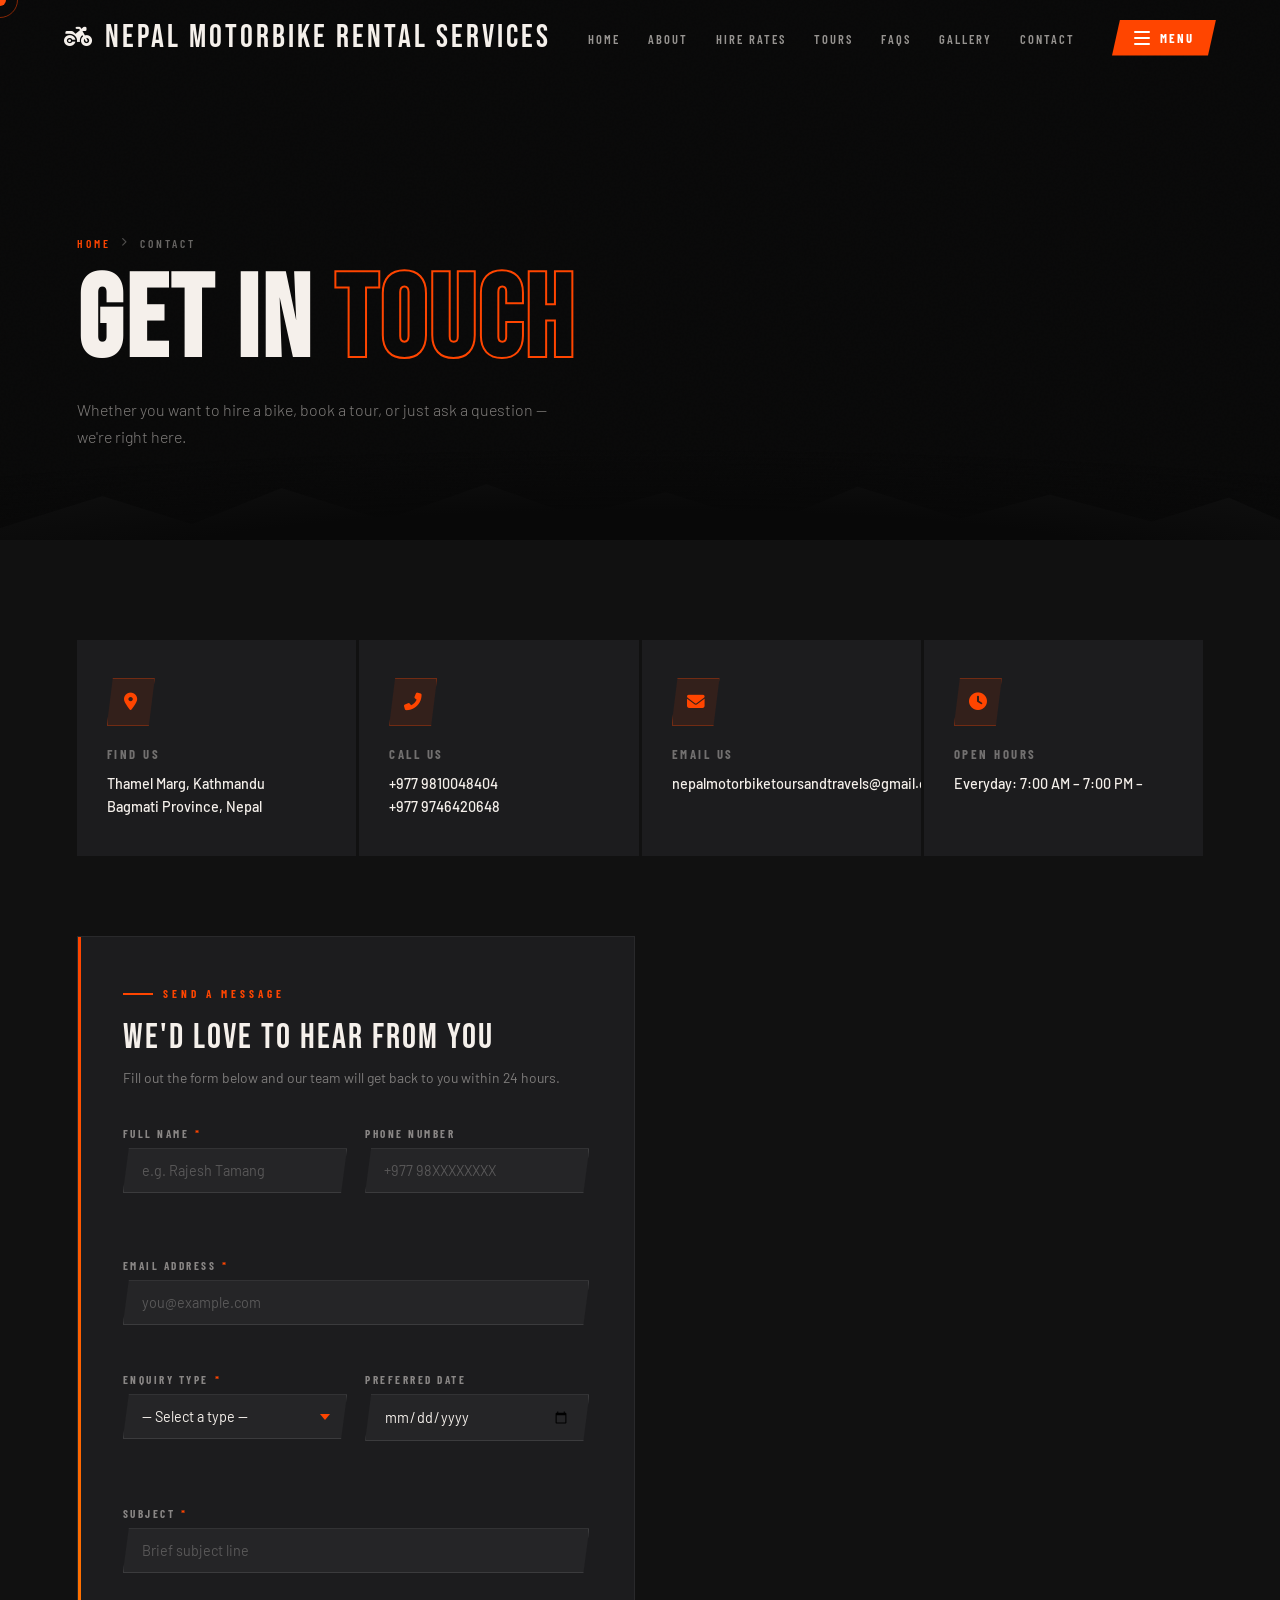
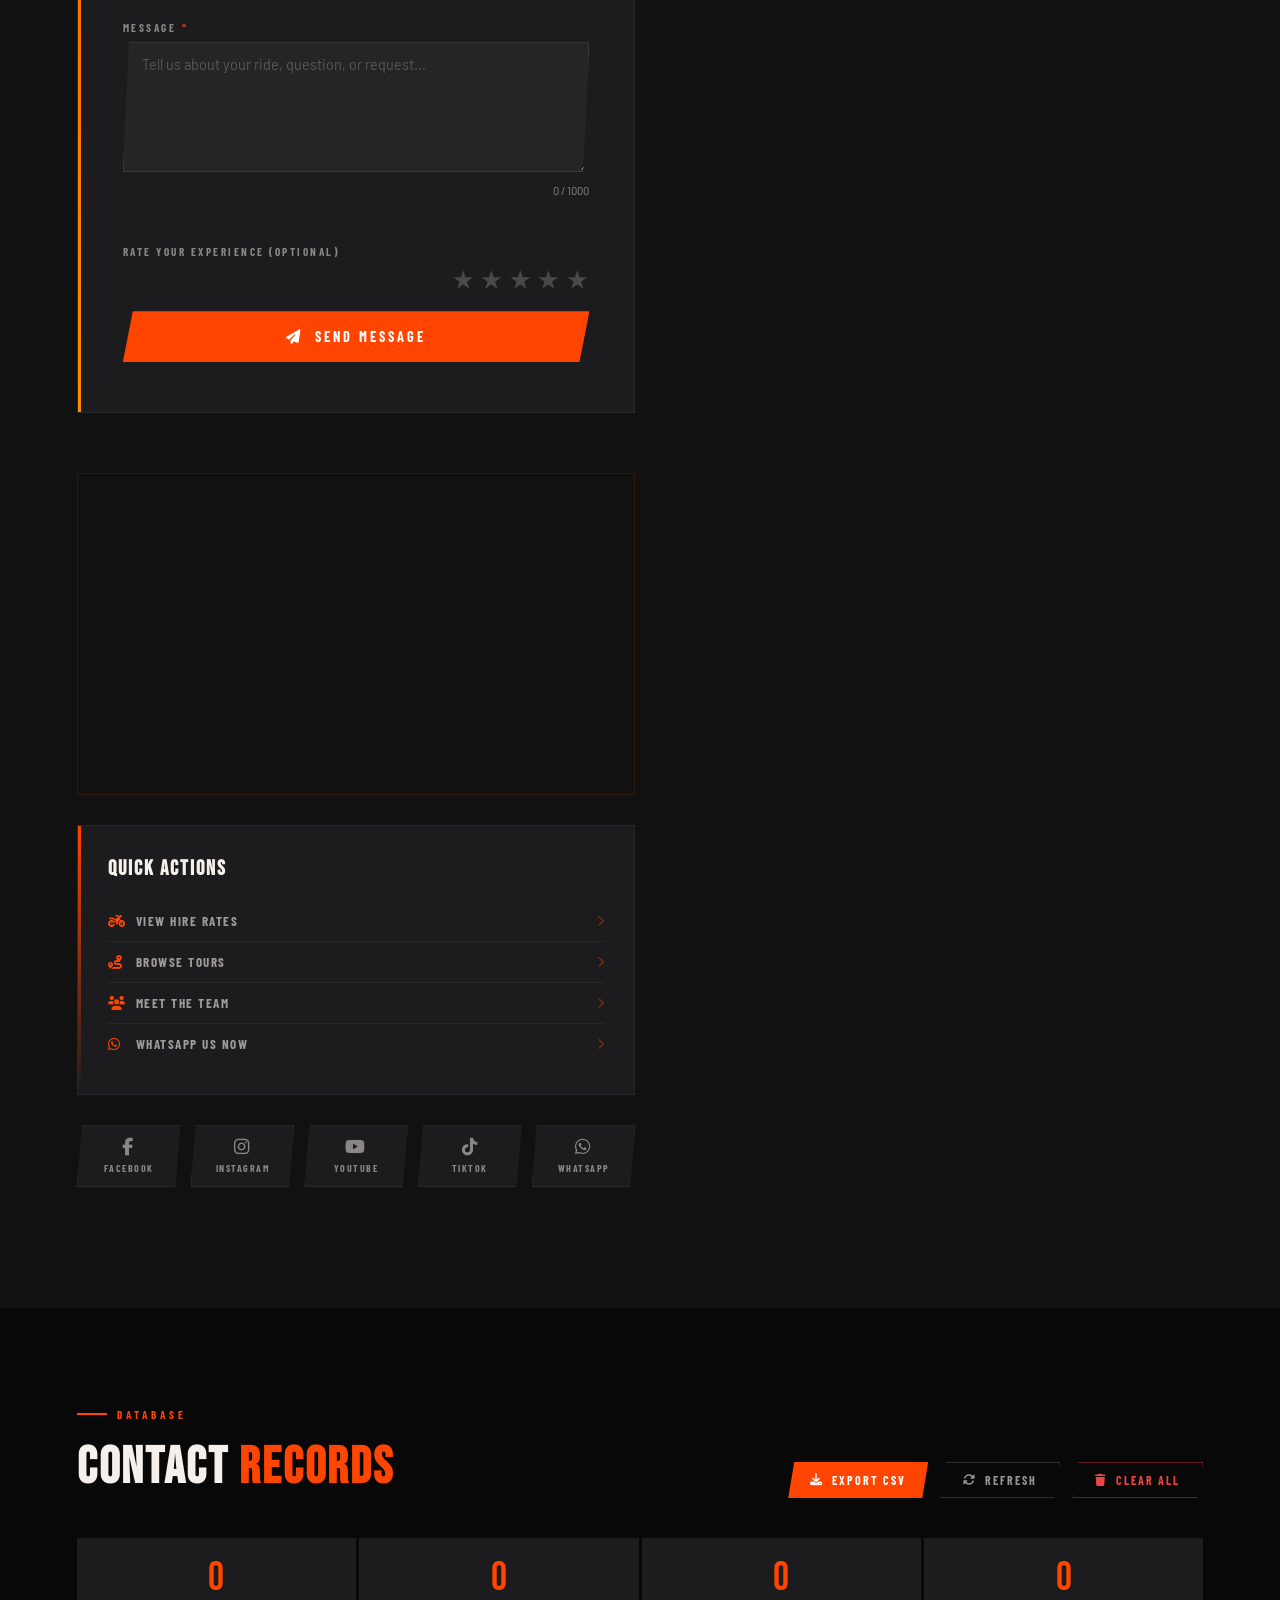
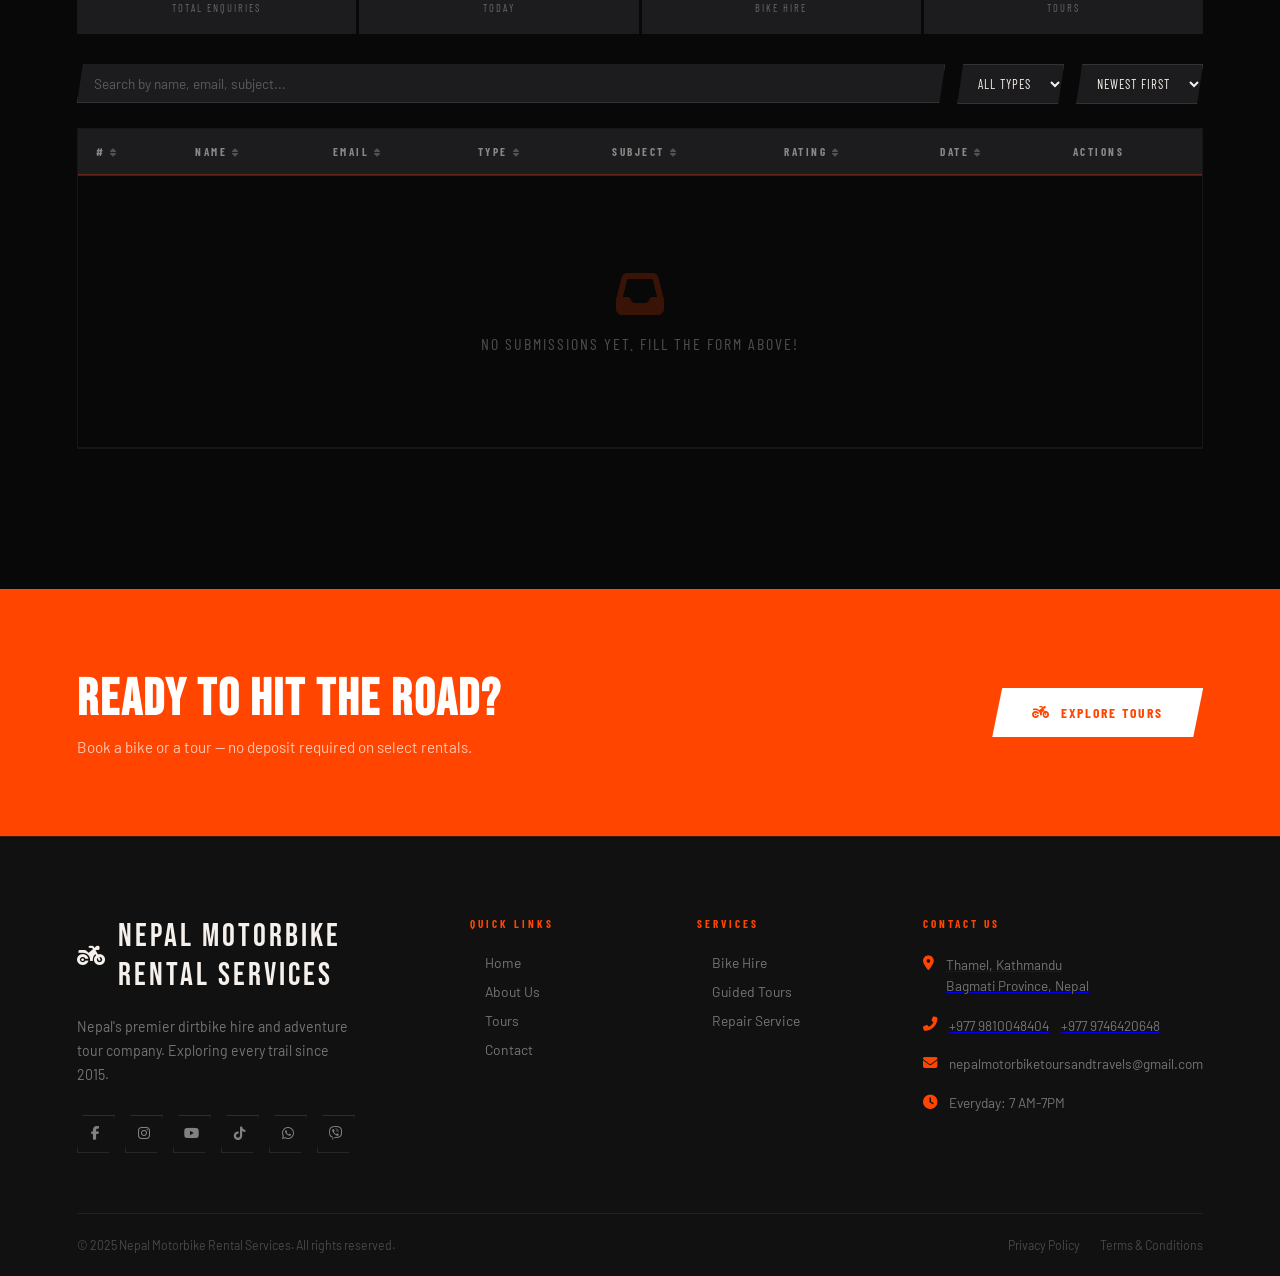
<file: HTML/contact.html>
<!DOCTYPE html>
<html lang="en">
<head>
    <meta charset="UTF-8">
    <meta name="viewport" content="width=device-width, initial-scale=1.0">
    <title>Contact — Nepal Motorbike Rental Services</title>
    <link rel="icon" href="https://cdn-icons-png.flaticon.com/512/3774/3774270.png" type="image/x-icon">
    <link href="https://fonts.googleapis.com/css2?family=Bebas+Neue&family=Barlow+Condensed:ital,wght@0,400;0,600;0,700;0,900;1,400;1,900&family=Barlow:wght@300;400;500&display=swap" rel="stylesheet">
    <link rel="stylesheet" href="https://cdnjs.cloudflare.com/ajax/libs/font-awesome/6.5.0/css/all.min.css">
    <link rel="stylesheet" href="../CSS/contact.css">
   <script src="../JS/contact.js" defer></script>
   <script async src="https://pagead2.googlesyndication.com/pagead/js/adsbygoogle.js?client=ca-pub-6719220436071788"
     crossorigin="anonymous"></script>
</head>
<body>

<!-- ══ TOAST ══ -->
<div class="toast" id="toast">
    <i id="toastIcon"></i>
    <span id="toastMsg"></span>
</div>

<!-- ══ MODAL ══ -->
<div class="modal-overlay" id="modalOverlay" onclick="closeModal(event)">
    <div class="modal" id="modal">
        <div class="modal-header">
            <h3>Submission Detail</h3>
            <button class="modal-close" onclick="closeModalDirect()"><i class="fas fa-times"></i></button>
        </div>
        <div class="modal-body" id="modalBody"></div>
    </div>
</div>

<div id="progress-bar"></div>
<div class="cursor" id="cursor"></div>
<div class="cursor-ring" id="cursor-ring"></div>

<!-- ══ SIDEBAR ══ -->
<div class="sidebar-overlay" id="overlay" onclick="toggleSidebar()"></div>
<div class="sidebar" id="sidebar">
    <div class="sidebar-top">
        <div class="sidebar-logo">Nepal Motorbike Rental Services</div>
        <div class="close-btn" onclick="toggleSidebar()"><i class="fas fa-times"></i></div>
    </div>
    <div class="sidebar-body">
        <ul class="sidebar-nav">
            <li><a href="/index.html"   onclick="toggleSidebar()"><i class="fas fa-home"></i> Home</a></li>
            <li><a href="/HTML/about.html"   onclick="toggleSidebar()"><i class="fas fa-info-circle"></i> About</a></li>
           
            <li><a href="/HTML/hirerates.html"            onclick="toggleSidebar()"><i class="fas fa-tag"></i> Hire Rates</a></li>
            <li><a href="/HTML/tours.html"            onclick="toggleSidebar()"><i class="fas fa-map-marked-alt"></i> Tours</a></li>
            <li><a href="/HTML/gallery.html"            onclick="toggleSidebar()"><i class="fas fa-images"></i> Gallery</a></li>
            <li><a href="/HTML/faqs.html"            onclick="toggleSidebar()"><i class="fas fa-question-circle"></i> FAQs</a></li>
           
            <li><a href="/HTML/contact.html" onclick="toggleSidebar()"><i class="fas fa-envelope"></i> Contact</a></li>
        </ul>
    </div>
    <div class="sidebar-socials">
        <a href="https://www.facebook.com/people/Nepal-Motor-Bike-Tours-Travels/61578549223154/?rdid=8cX7n7ATaDz5udY1&share_url=https%3A%2F%2Fwww.facebook.com%2Fshare%2F1BcRCTuYwh%2F" target="_blank"><i class="fab fa-facebook-f"></i></a>
        <a href="https://www.youtube.com/@nepalmotorbiketourstravels" target="_blank"><i class="fab fa-youtube"></i></a>
        <a href="https://www.tiktok.com/@nepal.motorbike.r" target="_blank"><i class="fab fa-tiktok"></i></a>
        <a href="https://wa.me/9779810048404" target="_blank"><i class="fab fa-whatsapp"></i></a>
        <a href="viber://chat?number=%2B9779810048404" target="_blank"><i class="fab fa-viber"></i></a>
    </div>
</div>

<!-- ══ HEADER ══ -->
<header id="header">
    <a href="/index.html" class="logo"><i class="fas fa-motorcycle" style="font-size:1.4rem"></i> Nepal Motorbike Rental Services</a>
    <ul class="nav-links">
         <li><a href="/index.html">Home</a></li>
           
            <li><a href="/HTML/about.html">About</a></li>
            
            <li><a href="/HTML/hirerates.html">Hire Rates</a></li>
            <li><a href="/HTML/tours.html">Tours</a></li>
            <li><a href="/HTML/faqs.html">FAQs</a></li>
           
            <li><a href="/HTML/gallery.html">Gallery</a></li>
            <li><a href="/HTML/contact.html">Contact</a></li>
    </ul>
    <button class="menu-btn" onclick="toggleSidebar()">
        <div class="hamburger-lines"><div></div><div></div><div></div></div>
        MENU
    </button>
</header>

<main>

    <!-- ══ HERO ══ -->
    <section class="contact-hero">
        <div class="contact-hero-bg"></div>
        <div class="contact-hero-noise"></div>
        <div class="contact-hero-content">
            <div class="breadcrumb">
                <a href="/index.html">Home</a>
                <i class="fas fa-chevron-right"></i>
                Contact
            </div>
            <h1>Get In <em>Touch</em></h1>
            <p>Whether you want to hire a bike, book a tour, or just ask a question — we're right here.</p>
        </div>
        <div class="fog-edge"></div>
    </section>

    <div class="dirt-edge"></div>

    <!-- ══ INFO CARDS ══ -->
    <section class="info-section">
        <div class="info-grid">
            <div class="info-card reveal">
                <div class="info-icon"><i class="fas fa-map-marker-alt"></i></div>
                <h4>Find Us</h4>
                <a href="https://maps.app.goo.gl/xvnypGz8sViUKXex5"><p>Thamel Marg, Kathmandu<br>Bagmati Province, Nepal</p></a>
            </div>
            <div class="info-card reveal">
                <div class="info-icon"><i class="fas fa-phone-alt"></i></div>
                <h4>Call Us</h4>
                <p>
                    <a href="tel:+977 9810048404">+977 9810048404</a><br>
                    <a href="tel:+977 9746420648">+977 9746420648</a>
                </p>
            </div>
            <div class="info-card reveal">
                <div class="info-icon"><i class="fas fa-envelope"></i></div>
                <h4>Email Us</h4>
                <p>
                    <a href="mailto:nepalmotorbiketoursandtravels@gmail.com">nepalmotorbiketoursandtravels@gmail.com</a><br>
                   
                </p>
            </div>
            <div class="info-card reveal">
                <div class="info-icon"><i class="fas fa-clock"></i></div>
                <h4>Open Hours</h4>
                <p> Everyday: 7:00 AM – 7:00 PM – 
            </div>
        </div>
    </section>

    <!-- ══ CONTACT FORM + MAP ══ -->
    <section class="contact-main">
        <div class="contact-layout">

            <!-- FORM -->
            <div class="form-wrap reveal">
                <div class="section-tag">Send a Message</div>
                <div class="form-title">We'd Love to Hear From You</div>
                <p class="form-subtitle">Fill out the form below and our team will get back to you within 24 hours.</p>

                <form id="contactForm" novalidate>

                    <div class="form-row">
                        <div class="form-group">
                            <label>Full Name <span class="req">*</span></label>
                            <input class="form-input" id="fname" type="text" placeholder="e.g. Rajesh Tamang" maxlength="60">
                            <div class="field-error" id="fname-err"></div>
                        </div>
                        <div class="form-group">
                            <label>Phone Number</label>
                            <input class="form-input" id="fphone" type="tel" placeholder="+977 98XXXXXXXX" maxlength="20">
                            <div class="field-error" id="fphone-err"></div>
                        </div>
                    </div>

                    <div class="form-group">
                        <label>Email Address <span class="req">*</span></label>
                        <input class="form-input" id="femail" type="email" placeholder="you@example.com" maxlength="100">
                        <div class="field-error" id="femail-err"></div>
                    </div>

                    <div class="form-row">
                        <div class="form-group">
                            <label>Enquiry Type <span class="req">*</span></label>
                            <select class="form-select" id="ftype">
                                <option value="">— Select a type —</option>
                                <option value="hire">Bike Hire</option>
                                <option value="tour">Guided Tour</option>
                                <option value="repair">Repair Service</option>
                                <option value="event">Events</option>
                                <option value="general">General Enquiry</option>
                            </select>
                            <div class="field-error" id="ftype-err"></div>
                        </div>
                        <div class="form-group">
                            <label>Preferred Date</label>
                            <input class="form-input" id="fdate" type="date">
                            <div class="field-error" id="fdate-err"></div>
                        </div>
                    </div>

                    <div class="form-group">
                        <label>Subject <span class="req">*</span></label>
                        <input class="form-input" id="fsubject" type="text" placeholder="Brief subject line" maxlength="120">
                        <div class="field-error" id="fsubject-err"></div>
                    </div>

                    <div class="form-group">
                        <label>Message <span class="req">*</span></label>
                        <textarea class="form-textarea" id="fmessage" placeholder="Tell us about your ride, question, or request..." maxlength="1000"></textarea>
                        <div class="char-counter" id="fmessage-counter">0 / 1000</div>
                        <div class="field-error" id="fmessage-err"></div>
                    </div>

                    <div class="form-group">
                        <label>Rate Your Experience (Optional)</label>
                        <div class="star-rating" id="starRating">
                            <input type="radio" name="rating" id="s5" value="5"><label for="s5">★</label>
                            <input type="radio" name="rating" id="s4" value="4"><label for="s4">★</label>
                            <input type="radio" name="rating" id="s3" value="3"><label for="s3">★</label>
                            <input type="radio" name="rating" id="s2" value="2"><label for="s2">★</label>
                            <input type="radio" name="rating" id="s1" value="1"><label for="s1">★</label>
                        </div>
                    </div>

                    <button type="submit" class="submit-btn" id="submitBtn">
                        <div class="spinner" id="spinner"></div>
                        <i class="fas fa-paper-plane" id="submitIcon"></i>
                        <span id="submitText">Send Message</span>
                    </button>
                </form>
            </div>
<script async src="https://pagead2.googlesyndication.com/pagead/js/adsbygoogle.js?client=ca-pub-6719220436071788"
     crossorigin="anonymous"></script>
<!-- Alladd -->
<ins class="adsbygoogle"
     style="display:block"
     data-ad-client="ca-pub-6719220436071788"
     data-ad-slot="5048293641"
     data-ad-format="auto"
     data-full-width-responsive="true"></ins>
<script>
     (adsbygoogle = window.adsbygoogle || []).push({});
</script>
            <!-- RIGHT: MAP + LINKS + SOCIALS -->
            <div class="contact-right reveal">

                <!-- Map -->
                <div class="map-wrap">
                   <iframe src="https://www.google.com/maps/embed?pb=!1m14!1m8!1m3!1d7063.608762871113!2d85.3018762!3d27.7233255!3m2!1i1024!2i768!4f13.1!3m3!1m2!1s0x39eb190037d7fc9f%3A0x769ce73f7f055b08!2sNepal%20MotorBike%20Rental%20Service!5e0!3m2!1sen!2snp!4v1776925781411!5m2!1sen!2snp" width="600" height="450" style="border:0;" allowfullscreen="" loading="lazy" referrerpolicy="no-referrer-when-downgrade"></iframe>
                    
                </div>

                <!-- Quick links -->
                <div class="quick-links">
                    <h4>Quick Actions</h4>
                    <div class="quick-link-list">
                        <a href="#" class="quick-link-item">
                            <div class="quick-link-left"><i class="fas fa-motorcycle"></i><span>View Hire Rates</span></div>
                            <i class="fas fa-chevron-right quick-link-arrow"></i>
                        </a>
                        <a href="/index.html" class="quick-link-item">
                            <div class="quick-link-left"><i class="fas fa-route"></i><span>Browse Tours</span></div>
                            <i class="fas fa-chevron-right quick-link-arrow"></i>
                        </a>
                        <a href="/HTML/about.html" class="quick-link-item">
                            <div class="quick-link-left"><i class="fas fa-users"></i><span>Meet the Team</span></div>
                            <i class="fas fa-chevron-right quick-link-arrow"></i>
                        </a>
                       
                        <a href="https://wa.me/977980000000" target="_blank" class="quick-link-item">
                            <div class="quick-link-left"><i class="fab fa-whatsapp"></i><span>WhatsApp Us Now</span></div>
                            <i class="fas fa-chevron-right quick-link-arrow"></i>
                        </a>
                    </div>
                </div>

                <!-- Social buttons -->
                <div class="social-row">
                    <a href="https://www.facebook.com/people/Nepal-Motor-Bike-Tours-Travels/61578549223154/?rdid=wSD2TKQLCLv1blkZ&share_url=https%3A%2F%2Fwww.facebook.com%2Fshare%2F1BcRCTuYwh%2F" target="_blank" class="social-btn"><i class="fab fa-facebook-f"></i>Facebook</a>
                    <a href="https://www.instagram.com/nepalmotorbiketoursandtravels?igsh=bW44N3Rndnk0bmlp" target="_blank" class="social-btn"><i class="fab fa-instagram"></i>Instagram</a>
                    <a href="https://www.youtube.com/@nepalmotorbiketourstravels" target="_blank" class="social-btn"><i class="fab fa-youtube"></i>YouTube</a>
                    <a href="https://www.tiktok.com/@nepal.motorbike.r" target="_blank" class="social-btn"><i class="fab fa-tiktok"></i>TikTok</a>
                    <a href="https://wa.me/9779810048404" target="_blank" class="social-btn"><i class="fab fa-whatsapp"></i>WhatsApp</a>
                </div>
            </div>

        </div>
    </section>

    <!-- ══ RECORDS / ADMIN PANEL ══ -->
    <section class="admin-section" id="adminPanel">
        <div class="admin-header reveal">
            <div>
                <div class="section-tag">Database</div>
                <h2>Contact <span>Records</span></h2>
            </div>
            <div class="admin-controls">
                <button class="admin-btn primary" onclick="exportCSV()"><i class="fas fa-download"></i> Export CSV</button>
                <button class="admin-btn ghost"   onclick="refreshTable()"><i class="fas fa-sync-alt"></i> Refresh</button>
                <button class="admin-btn danger"  onclick="clearAllRecords()"><i class="fas fa-trash"></i> Clear All</button>
            </div>
        </div>

        <!-- Stats -->
        <div class="records-stats reveal" id="recStats">
            <div class="rec-stat"><div class="rec-stat-num" id="statTotal">0</div><div class="rec-stat-label">Total Enquiries</div></div>
            <div class="rec-stat"><div class="rec-stat-num" id="statToday">0</div><div class="rec-stat-label">Today</div></div>
            <div class="rec-stat"><div class="rec-stat-num" id="statHire">0</div><div class="rec-stat-label">Bike Hire</div></div>
            <div class="rec-stat"><div class="rec-stat-num" id="statTour">0</div><div class="rec-stat-label">Tours</div></div>
        </div>

        <!-- Filter bar -->
        <div class="admin-filter-bar reveal">
            <input class="admin-search" id="adminSearch" placeholder="Search by name, email, subject..." oninput="renderTable()">
            <select class="admin-filter-select" id="adminFilterType" onchange="renderTable()">
                <option value="">All Types</option>
                <option value="hire">Bike Hire</option>
                <option value="tour">Tour</option>
                <option value="repair">Repair</option>
                <option value="event">Event</option>
                <option value="general">General</option>
            </select>
            <select class="admin-filter-select" id="adminSortBy" onchange="renderTable()">
                <option value="newest">Newest First</option>
                <option value="oldest">Oldest First</option>
                <option value="name">Name A–Z</option>
            </select>
        </div>

        <!-- Table -->
        <div class="table-wrap reveal">
            <table>
                <thead>
                    <tr>
                        <th onclick="sortBy('id')">#<i class="fas fa-sort"></i></th>
                        <th onclick="sortBy('name')">Name<i class="fas fa-sort"></i></th>
                        <th onclick="sortBy('email')">Email<i class="fas fa-sort"></i></th>
                        <th onclick="sortBy('type')">Type<i class="fas fa-sort"></i></th>
                        <th onclick="sortBy('subject')">Subject<i class="fas fa-sort"></i></th>
                        <th onclick="sortBy('rating')">Rating<i class="fas fa-sort"></i></th>
                        <th onclick="sortBy('date')">Date<i class="fas fa-sort"></i></th>
                        <th>Actions</th>
                    </tr>
                </thead>
                <tbody id="tableBody"></tbody>
            </table>
        </div>

        <!-- Pagination -->
        <div class="pagination reveal" id="paginationWrap">
            <div class="pagination-info" id="paginationInfo"></div>
            <div class="pagination-btns" id="paginationBtns"></div>
        </div>
    </section>

    <!-- ══ CTA ══ -->
    <div class="cta-band">
        <div>
            <h2>Ready to Hit the Road?</h2>
            <p>Book a bike or a tour — no deposit required on select rentals.</p>
        </div>
        <a href="/index.html" class="btn-white"><i class="fas fa-motorcycle"></i> Explore Tours</a>
    </div>

</main>

<!-- ══ FOOTER ══ -->
<footer>
    <div class="footer-grid">
        <div class="footer-brand reveal">
            <a href="/index.html" class="logo"><i class="fas fa-motorcycle" style="font-size:1.4rem"></i> Nepal Motorbike Rental Services</a>
            <p>Nepal's premier dirtbike hire and adventure tour company. Exploring every trail since 2015.</p>
            <div class="footer-socials">
                <a href="https://www.facebook.com/people/Nepal-Motor-Bike-Tours-Travels/61578549223154/?rdid=8cX7n7ATaDz5udY1&share_url=https%3A%2F%2Fwww.facebook.com%2Fshare%2F1BcRCTuYwh%2F" target="_blank" target="_blank"><i class="fab fa-facebook-f"></i></a>
                <a href="https://www.instagram.com/nepalmotorbiketoursandtravels?igsh=bW44N3Rndnk0bmlp" target="_blank"><i class="fab fa-instagram"></i></a>
                <a href="https://www.youtube.com/@nepalmotorbiketourstravels" target="_blank"><i class="fab fa-youtube"></i></a>
                <a href="https://www.tiktok.com/@nepal.motorbike.r" target="_blank"><i class="fab fa-tiktok"></i></a>
                <a href="https://wa.me/9779810048404" target="_blank"><i class="fab fa-whatsapp"></i></a>
                <a href="viber://chat?number=%2B9779810048404" target="_blank"><i class="fab fa-viber"></i></a>
            </div>
        </div>
        <div class="footer-col reveal">
            <h5>Quick Links</h5>
            <ul>
                <li><a href="/index.html"><i class="fas fa-chevron-right"></i> Home</a></li>
                <li><a href="/HTML/about.html"><i class="fas fa-chevron-right"></i> About Us</a></li>
                <li><a href="/HTML/tours.html"><i class="fas fa-chevron-right"></i> Tours</a></li>
                
                <li><a href="/HTML/contact.html"><i class="fas fa-chevron-right"></i> Contact</a></li>
            </ul>
        </div>
        <div class="footer-col reveal">
            <h5>Services</h5>
            <ul>
                <li><a href="/HTML/hirerates.html"><i class="fas fa-chevron-right"></i> Bike Hire</a></li>
                <li><a href="/HTML/contact.html"><i class="fas fa-chevron-right"></i> Guided Tours</a></li>
                <li><a href="/HTML/contact.html"><i class="fas fa-chevron-right"></i> Repair Service</a></li>
                
            </ul>
        </div>
        <div class="footer-col reveal">
            <h5>Contact Us</h5>
            <div class="footer-contact-item"> <i class="fas fa-map-marker-alt"></i><a href="https://maps.app.goo.gl/gvp72kPxN1Tb5xEX6"><span>Thamel, Kathmandu<br>Bagmati Province, Nepal</span> </a></div>
            <div class="footer-contact-item">
                <i class="fas fa-phone-alt"></i><a href="tel:+977 9810048404">
                <span>+977 9810048404</span></a><a href="tel: +9779746420648"> <span> +977 9746420648</span></a>
            </div>
            <div class="footer-contact-item"><i class="fas fa-envelope"></i><span>nepalmotorbiketoursandtravels@gmail.com</span></div>
            <div class="footer-contact-item"><i class="fas fa-clock"></i><span>Everyday: 7 AM-7PM</span></div>
        </div>
    </div>
    <div class="footer-bottom">
        <p>© 2025 Nepal Motorbike Rental Services. All rights reserved.</p>
        <div class="footer-bottom-links">
            <a href="/HTML/privacy-policy.html">Privacy Policy</a>
            <a href="/HTML/terms-conditions.html">Terms & Conditions</a>
        
        </div>
    </div>
</footer>


</body>
</html>
</file>
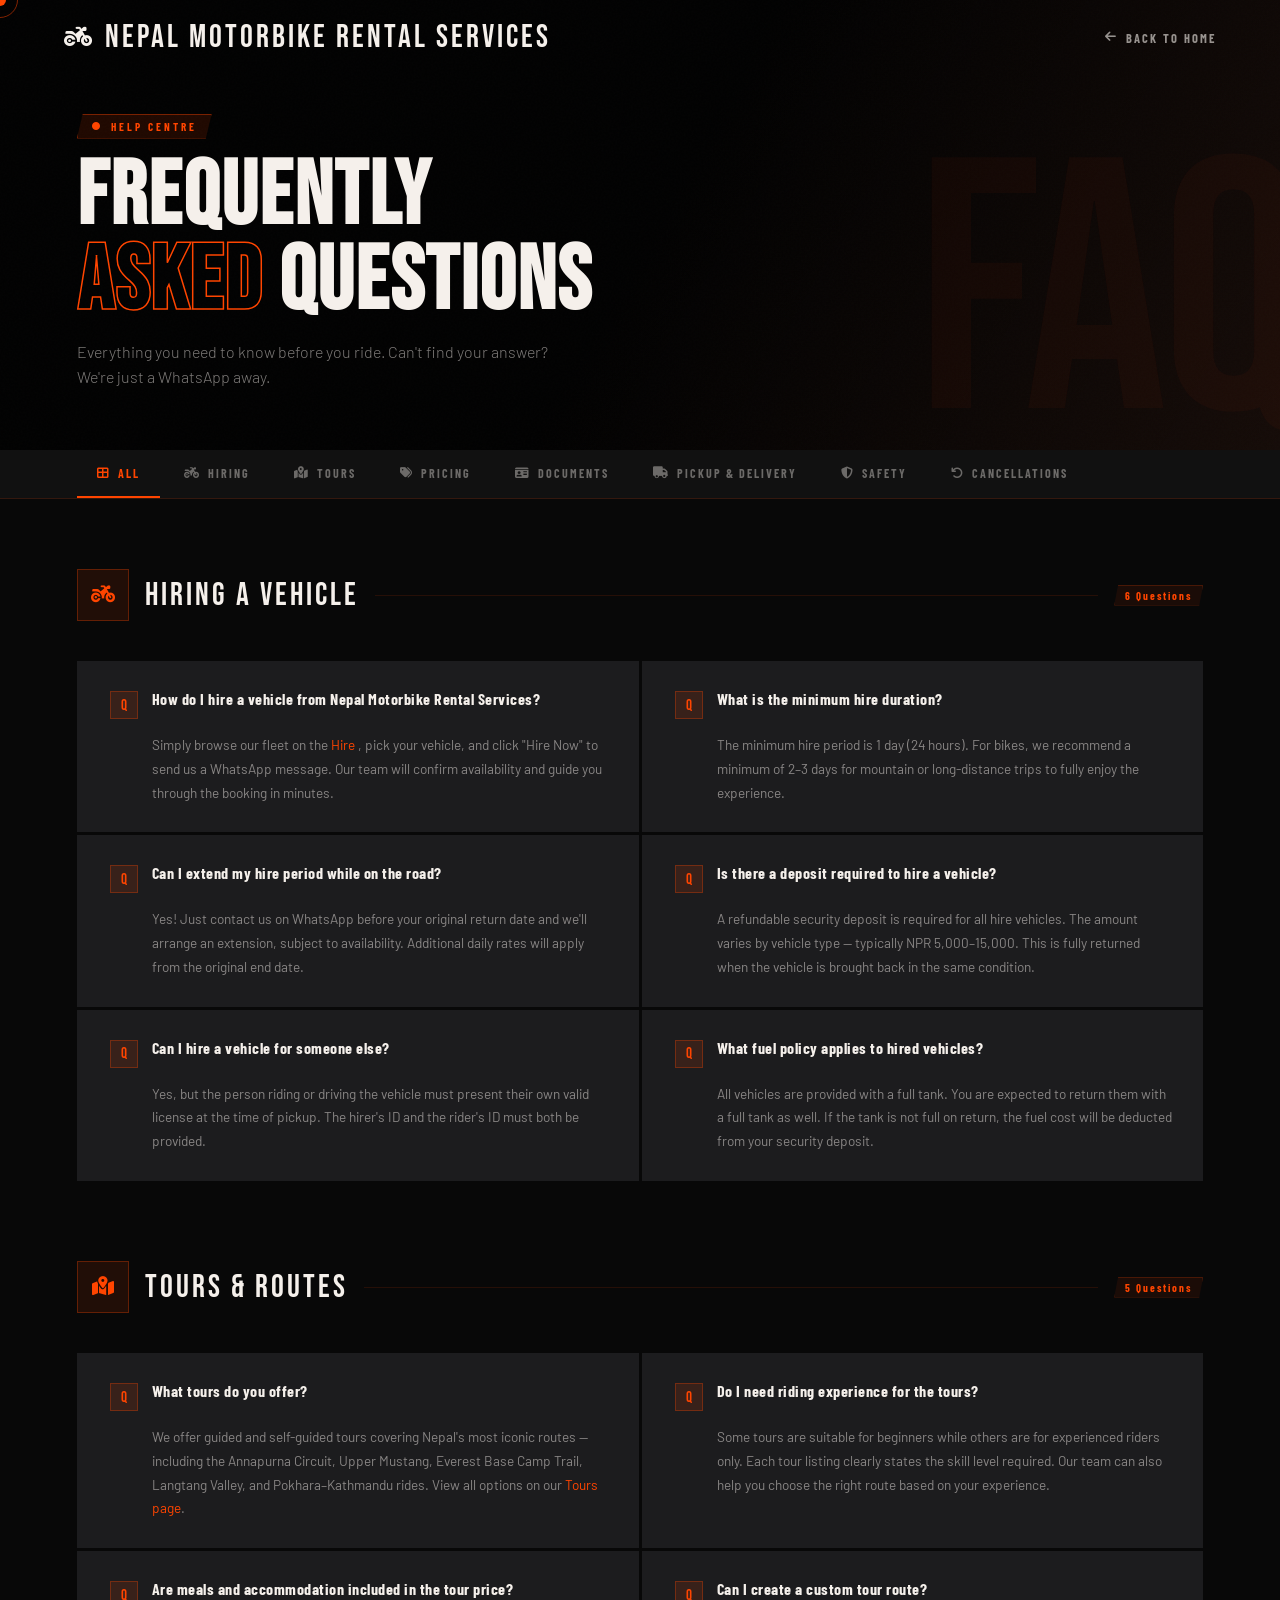
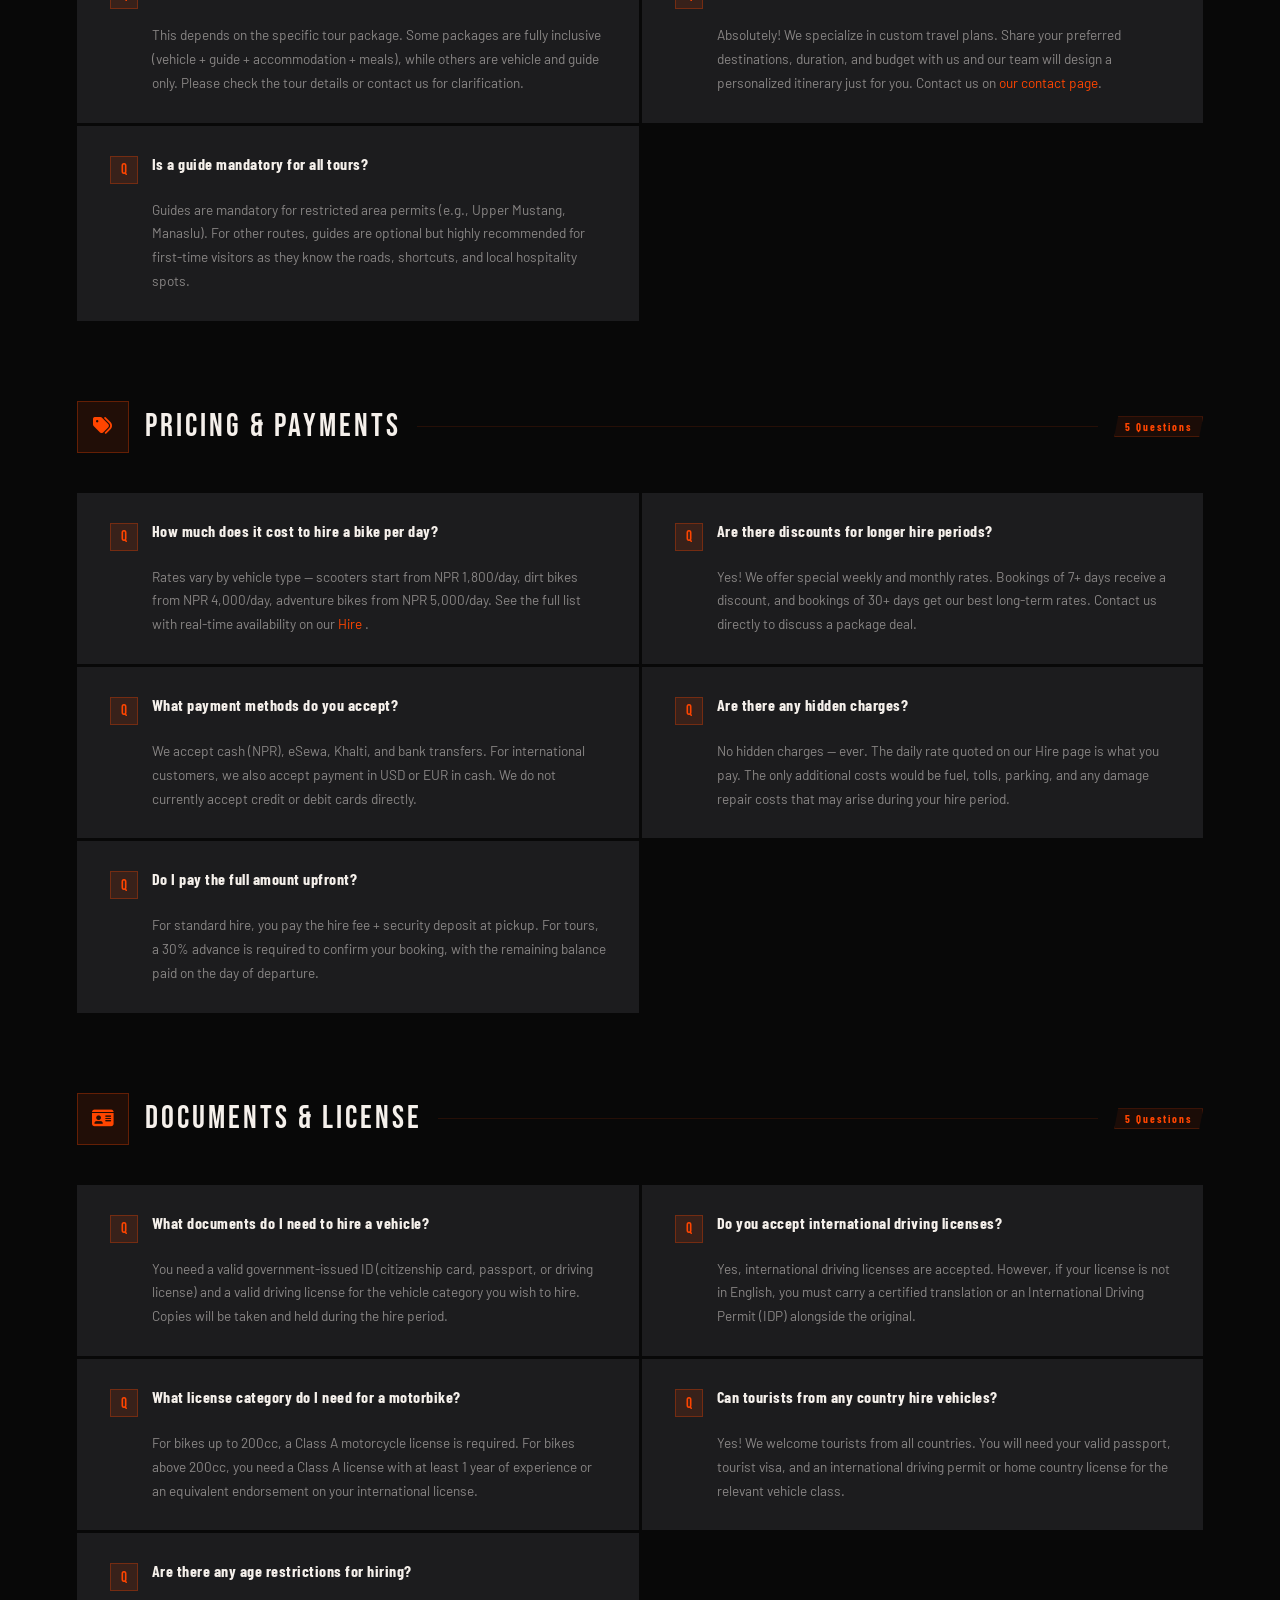
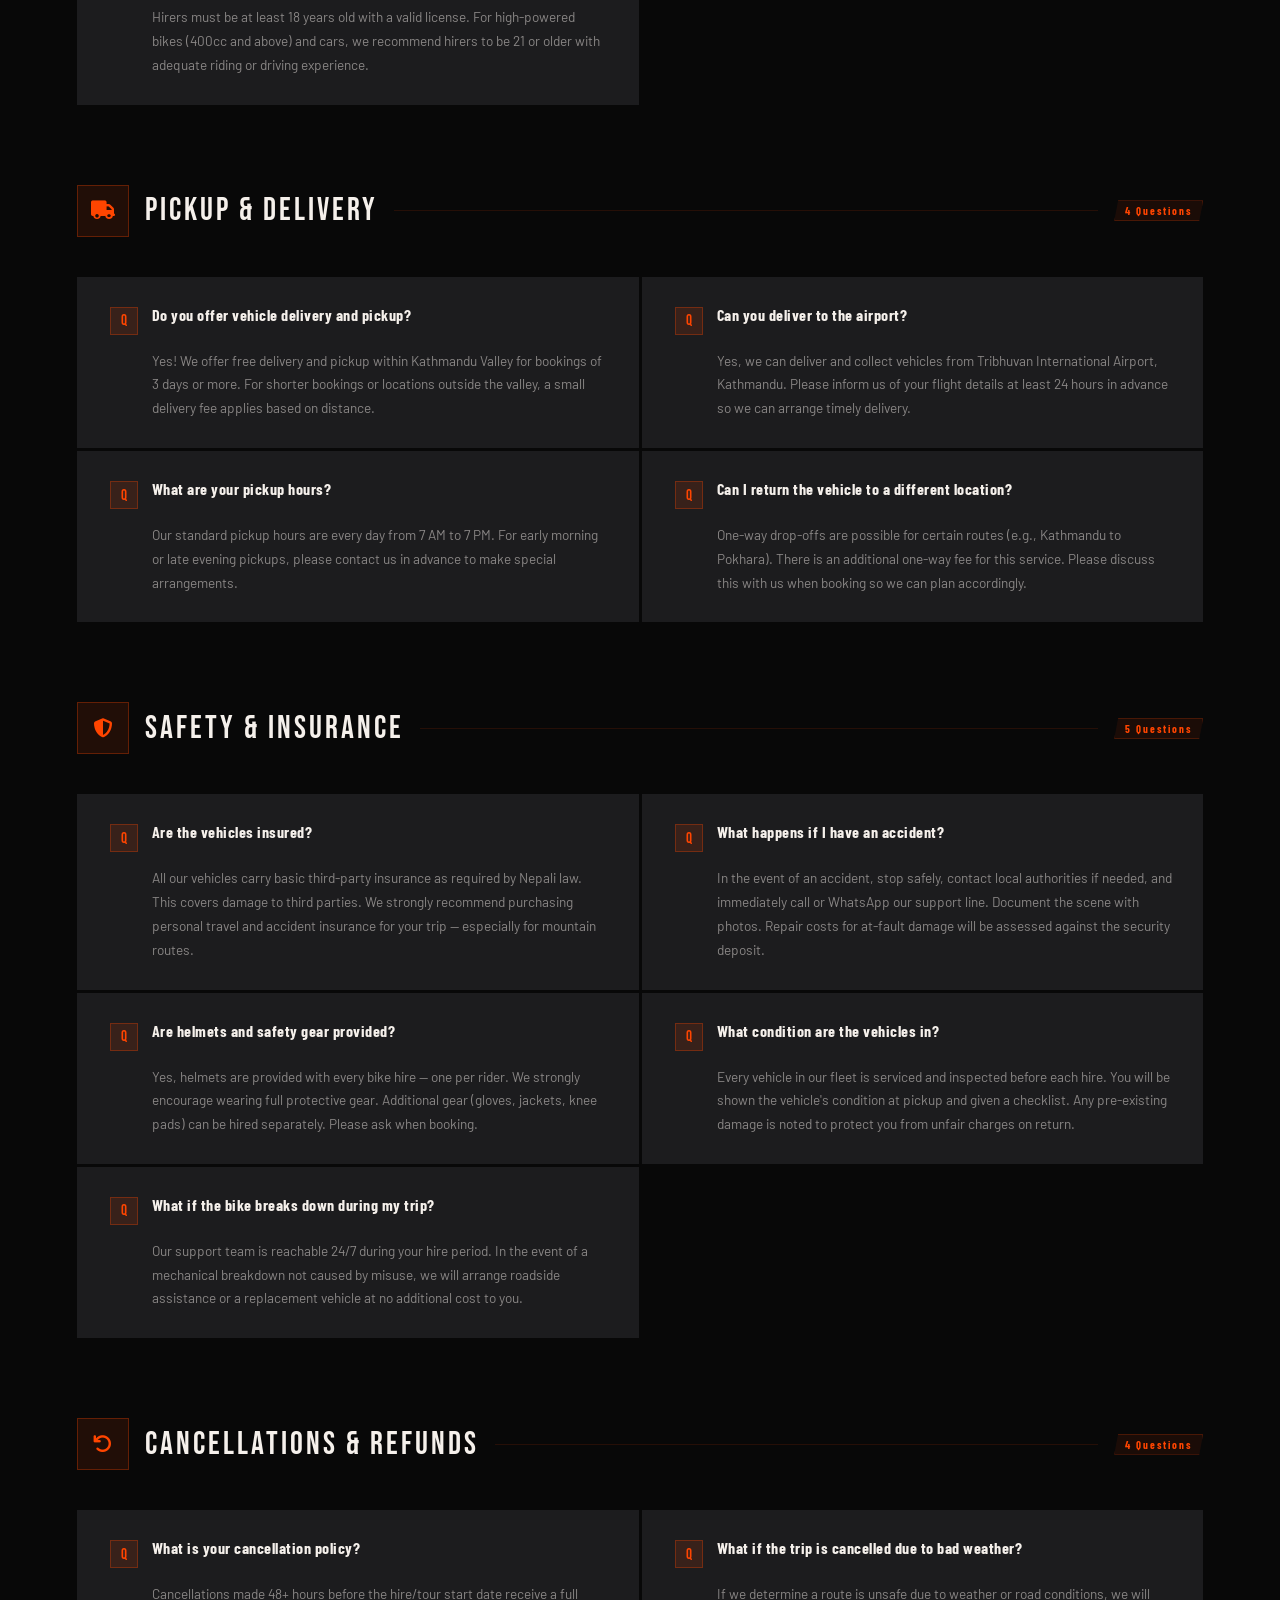
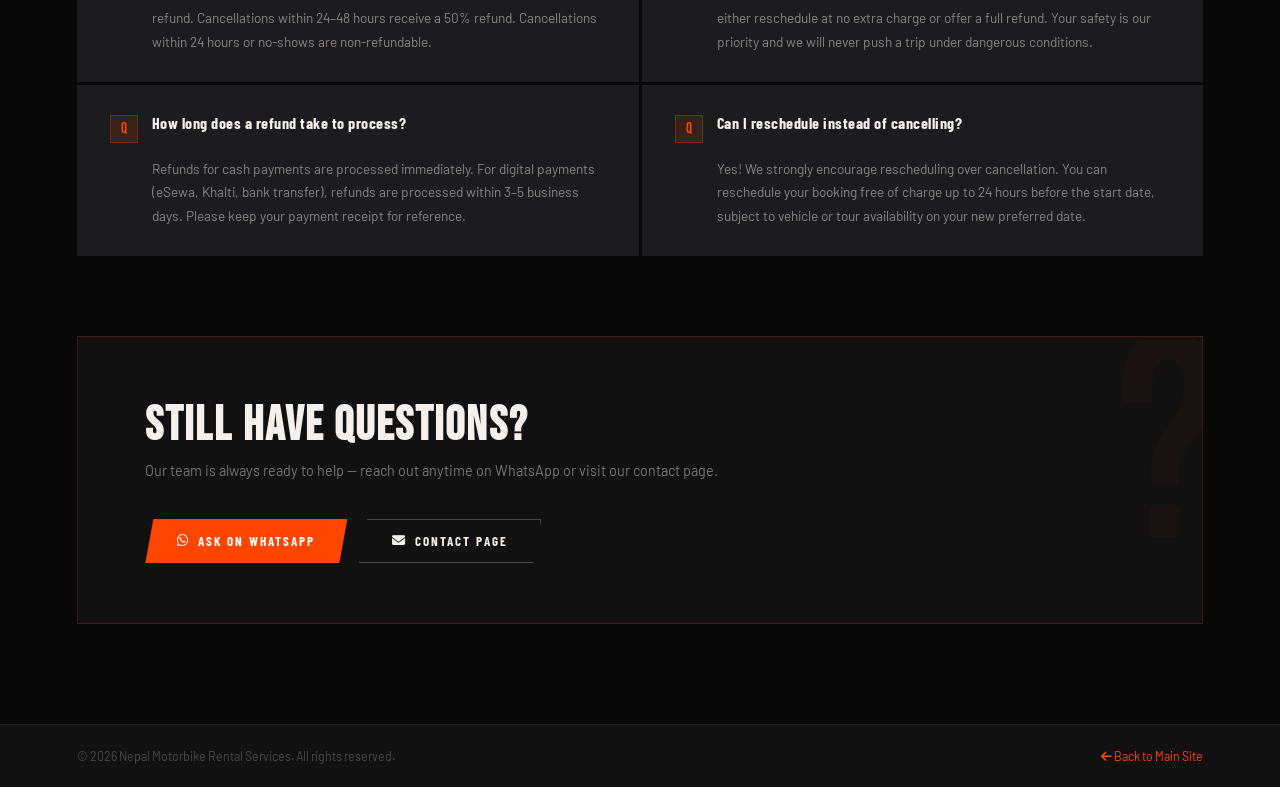
<file: HTML/faqs.html>
<!DOCTYPE html>
<html lang="en">

<head>
  <meta charset="UTF-8">
  <meta name="viewport" content="width=device-width, initial-scale=1.0">
  <title>FAQs — Nepal Motorbike Rental Services</title>
  <link rel="icon" href="https://cdn-icons-png.flaticon.com/512/3774/3774270.png" type="image/x-icon">
  <link
    href="https://fonts.googleapis.com/css2?family=Bebas+Neue&family=Barlow+Condensed:ital,wght@0,400;0,600;0,700;0,900;1,400;1,900&family=Barlow:wght@300;400;500&display=swap"
    rel="stylesheet">
  <link rel="stylesheet" href="https://cdnjs.cloudflare.com/ajax/libs/font-awesome/6.5.0/css/all.min.css">
  <link rel="stylesheet" href="/CSS/faq.css">
  <script src="/JS/faq.js" defer></script>
  <script async src="https://pagead2.googlesyndication.com/pagead/js/adsbygoogle.js?client=ca-pub-6719220436071788"
     crossorigin="anonymous"></script>
</head>

<body>

  <div id="progress-bar"></div>
  <div class="cursor" id="cursor"></div>
  <div class="cursor-ring" id="cursor-ring"></div>

  <!-- HEADER -->
  <header id="header">
    <a href="/index.html" class="logo"><i class="fas fa-motorcycle" style="font-size:1.4rem;"></i> Nepal Motorbike Rental Services </a>
    <a href="/index.html" class="back-btn"><i class="fas fa-arrow-left"></i> Back to Home</a>
  </header>

  <!-- HERO -->
  <section class="faq-hero">
    <div class="faq-hero-noise"></div>
    <div class="faq-hero-content">
      <div class="faq-hero-badge"><i class="fas fa-circle" style="font-size:0.5rem;"></i> Help Centre</div>
      <h1>Frequently<br><em>Asked</em> Questions</h1>
      <p>Everything you need to know before you ride. Can't find your answer? We're just a WhatsApp away.</p>
    </div>
  </section>

  <!-- CATEGORY FILTER -->
  <div class="faq-filter">
    <button class="faq-tab active" onclick="filterFAQ('all', this)"><i class="fas fa-th-large"></i> All</button>
    <button class="faq-tab" onclick="filterFAQ('hiring', this)"><i class="fas fa-motorcycle"></i> Hiring</button>
    <button class="faq-tab" onclick="filterFAQ('tours', this)"><i class="fas fa-map-marked-alt"></i> Tours</button>
    <button class="faq-tab" onclick="filterFAQ('pricing', this)"><i class="fas fa-tags"></i> Pricing</button>
    <button class="faq-tab" onclick="filterFAQ('documents', this)"><i class="fas fa-id-card"></i> Documents</button>
    <button class="faq-tab" onclick="filterFAQ('pickup', this)"><i class="fas fa-truck"></i> Pickup & Delivery</button>
    <button class="faq-tab" onclick="filterFAQ('safety', this)"><i class="fas fa-shield-alt"></i> Safety</button>
    <button class="faq-tab" onclick="filterFAQ('cancellation', this)"><i class="fas fa-undo"></i> Cancellations</button>
  </div>

  <!-- MAIN -->
  <main class="faq-main">

    <!-- ══ HIRING ══ -->
    <div class="faq-category reveal" id="cat-hiring">
      <div class="faq-category-header">
        <div class="faq-category-icon"><i class="fas fa-motorcycle"></i></div>
        <div>
          <div class="faq-category-title">Hiring a Vehicle</div>
        </div>
        <div class="faq-category-line"></div>
        <div class="faq-category-count">6 Questions</div>
      </div>
      <div class="faq-grid">
        <div class="faq-card">
          <div class="faq-q-row">
            <div class="faq-q-icon">Q</div>
            <div class="faq-question">How do I hire a vehicle from Nepal Motorbike Rental Services?</div>
          </div>
          <div class="faq-answer">Simply browse our fleet on the <a href="/HTML/hirerates.html">Hire </a>, pick your vehicle,
            and click "Hire Now" to send us a WhatsApp message. Our team will confirm availability and guide you through
            the booking in minutes.</div>
        </div>
        <div class="faq-card">
          <div class="faq-q-row">
            <div class="faq-q-icon">Q</div>
            <div class="faq-question">What is the minimum hire duration?</div>
          </div>
          <div class="faq-answer">The minimum hire period is 1 day (24 hours). For bikes, we recommend a minimum of 2–3
            days for mountain or long-distance trips to fully enjoy the experience.</div>
        </div>
        <div class="faq-card">
          <div class="faq-q-row">
            <div class="faq-q-icon">Q</div>
            <div class="faq-question">Can I extend my hire period while on the road?</div>
          </div>
          <div class="faq-answer">Yes! Just contact us on WhatsApp before your original return date and we'll arrange an
            extension, subject to availability. Additional daily rates will apply from the original end date.</div>
        </div>
        <div class="faq-card">
          <div class="faq-q-row">
            <div class="faq-q-icon">Q</div>
            <div class="faq-question">Is there a deposit required to hire a vehicle?</div>
          </div>
          <div class="faq-answer">A refundable security deposit is required for all hire vehicles. The amount varies by
            vehicle type — typically NPR 5,000–15,000. This is fully returned when the vehicle is brought back in the
            same condition.</div>
        </div>
        <div class="faq-card">
          <div class="faq-q-row">
            <div class="faq-q-icon">Q</div>
            <div class="faq-question">Can I hire a vehicle for someone else?</div>
          </div>
          <div class="faq-answer">Yes, but the person riding or driving the vehicle must present their own valid license
            at the time of pickup. The hirer's ID and the rider's ID must both be provided.</div>
        </div>
        <div class="faq-card">
          <div class="faq-q-row">
            <div class="faq-q-icon">Q</div>
            <div class="faq-question">What fuel policy applies to hired vehicles?</div>
          </div>
          <div class="faq-answer">All vehicles are provided with a full tank. You are expected to return them with a
            full tank as well. If the tank is not full on return, the fuel cost will be deducted from your security
            deposit.</div>
        </div>
      </div>
    </div>
<script async src="https://pagead2.googlesyndication.com/pagead/js/adsbygoogle.js?client=ca-pub-6719220436071788"
     crossorigin="anonymous"></script>
<!-- Alladd -->
<ins class="adsbygoogle"
     style="display:block"
     data-ad-client="ca-pub-6719220436071788"
     data-ad-slot="5048293641"
     data-ad-format="auto"
     data-full-width-responsive="true"></ins>
<script>
     (adsbygoogle = window.adsbygoogle || []).push({});
</script>
    <!-- ══ TOURS ══ -->
    <div class="faq-category reveal" id="cat-tours">
      <div class="faq-category-header">
        <div class="faq-category-icon"><i class="fas fa-map-marked-alt"></i></div>
        <div>
          <div class="faq-category-title">Tours & Routes</div>
        </div>
        <div class="faq-category-line"></div>
        <div class="faq-category-count">5 Questions</div>
      </div>
      <div class="faq-grid">
        <div class="faq-card">
          <div class="faq-q-row">
            <div class="faq-q-icon">Q</div>
            <div class="faq-question">What tours do you offer?</div>
          </div>
          <div class="faq-answer">We offer guided and self-guided tours covering Nepal's most iconic routes — including
            the Annapurna Circuit, Upper Mustang, Everest Base Camp Trail, Langtang Valley, and Pokhara–Kathmandu rides.
            View all options on our <a href="/HTML/tours.html">Tours page</a>.</div>
        </div>
        <div class="faq-card">
          <div class="faq-q-row">
            <div class="faq-q-icon">Q</div>
            <div class="faq-question">Do I need riding experience for the tours?</div>
          </div>
          <div class="faq-answer">Some tours are suitable for beginners while others are for experienced riders only.
            Each tour listing clearly states the skill level required. Our team can also help you choose the right route
            based on your experience.</div>
        </div>
        <div class="faq-card">
          <div class="faq-q-row">
            <div class="faq-q-icon">Q</div>
            <div class="faq-question">Are meals and accommodation included in the tour price?</div>
          </div>
          <div class="faq-answer">This depends on the specific tour package. Some packages are fully inclusive (vehicle
            + guide + accommodation + meals), while others are vehicle and guide only. Please check the tour details or
            contact us for clarification.</div>
        </div>
        <div class="faq-card">
          <div class="faq-q-row">
            <div class="faq-q-icon">Q</div>
            <div class="faq-question">Can I create a custom tour route?</div>
          </div>
          <div class="faq-answer">Absolutely! We specialize in custom travel plans. Share your preferred destinations,
            duration, and budget with us and our team will design a personalized itinerary just for you. Contact us on
            <a href="/HTML/contact.html">our contact page</a>.</div>
        </div>
        <div class="faq-card">
          <div class="faq-q-row">
            <div class="faq-q-icon">Q</div>
            <div class="faq-question">Is a guide mandatory for all tours?</div>
          </div>
          <div class="faq-answer">Guides are mandatory for restricted area permits (e.g., Upper Mustang, Manaslu). For
            other routes, guides are optional but highly recommended for first-time visitors as they know the roads,
            shortcuts, and local hospitality spots.</div>
        </div>
      </div>
    </div>

    <!-- ══ PRICING ══ -->
    <div class="faq-category reveal" id="cat-pricing">
      <div class="faq-category-header">
        <div class="faq-category-icon"><i class="fas fa-tags"></i></div>
        <div>
          <div class="faq-category-title">Pricing & Payments</div>
        </div>
        <div class="faq-category-line"></div>
        <div class="faq-category-count">5 Questions</div>
      </div>
      <div class="faq-grid">
        <div class="faq-card">
          <div class="faq-q-row">
            <div class="faq-q-icon">Q</div>
            <div class="faq-question">How much does it cost to hire a bike per day?</div>
          </div>
          <div class="faq-answer">Rates vary by vehicle type — scooters start from NPR 1,800/day, dirt bikes from NPR
            4,000/day, adventure bikes from NPR 5,000/day. See the full list with real-time
            availability on our <a href="/HTML/hirerates.html">Hire </a>.</div>
        </div>
        <div class="faq-card">
          <div class="faq-q-row">
            <div class="faq-q-icon">Q</div>
            <div class="faq-question">Are there discounts for longer hire periods?</div>
          </div>
          <div class="faq-answer">Yes! We offer special weekly and monthly rates. Bookings of 7+ days receive a
            discount, and bookings of 30+ days get our best long-term rates. Contact us directly to discuss a package
            deal.</div>
        </div>
        <div class="faq-card">
          <div class="faq-q-row">
            <div class="faq-q-icon">Q</div>
            <div class="faq-question">What payment methods do you accept?</div>
          </div>
          <div class="faq-answer">We accept cash (NPR), eSewa, Khalti, and bank transfers. For international customers,
            we also accept payment in USD or EUR in cash. We do not currently accept credit or debit cards directly.
          </div>
        </div>
        <div class="faq-card">
          <div class="faq-q-row">
            <div class="faq-q-icon">Q</div>
            <div class="faq-question">Are there any hidden charges?</div>
          </div>
          <div class="faq-answer">No hidden charges — ever. The daily rate quoted on our Hire page is what you pay. The
            only additional costs would be fuel, tolls, parking, and any damage repair costs that may arise during your
            hire period.</div>
        </div>
        <div class="faq-card">
          <div class="faq-q-row">
            <div class="faq-q-icon">Q</div>
            <div class="faq-question">Do I pay the full amount upfront?</div>
          </div>
          <div class="faq-answer">For standard hire, you pay the hire fee + security deposit at pickup. For tours, a 30%
            advance is required to confirm your booking, with the remaining balance paid on the day of departure.</div>
        </div>
      </div>
    </div>

    <!-- ══ DOCUMENTS ══ -->
    <div class="faq-category reveal" id="cat-documents">
      <div class="faq-category-header">
        <div class="faq-category-icon"><i class="fas fa-id-card"></i></div>
        <div>
          <div class="faq-category-title">Documents & License</div>
        </div>
        <div class="faq-category-line"></div>
        <div class="faq-category-count">5 Questions</div>
      </div>
      <div class="faq-grid">
        <div class="faq-card">
          <div class="faq-q-row">
            <div class="faq-q-icon">Q</div>
            <div class="faq-question">What documents do I need to hire a vehicle?</div>
          </div>
          <div class="faq-answer">You need a valid government-issued ID (citizenship card, passport, or driving license)
            and a valid driving license for the vehicle category you wish to hire. Copies will be taken and held during
            the hire period.</div>
        </div>
        <div class="faq-card">
          <div class="faq-q-row">
            <div class="faq-q-icon">Q</div>
            <div class="faq-question">Do you accept international driving licenses?</div>
          </div>
          <div class="faq-answer">Yes, international driving licenses are accepted. However, if your license is not in
            English, you must carry a certified translation or an International Driving Permit (IDP) alongside the
            original.</div>
        </div>
        <div class="faq-card">
          <div class="faq-q-row">
            <div class="faq-q-icon">Q</div>
            <div class="faq-question">What license category do I need for a motorbike?</div>
          </div>
          <div class="faq-answer">For bikes up to 200cc, a Class A motorcycle license is required. For bikes above
            200cc, you need a Class A license with at least 1 year of experience or an equivalent endorsement on your
            international license.</div>
        </div>
        <div class="faq-card">
          <div class="faq-q-row">
            <div class="faq-q-icon">Q</div>
            <div class="faq-question">Can tourists from any country hire vehicles?</div>
          </div>
          <div class="faq-answer">Yes! We welcome tourists from all countries. You will need your valid passport,
            tourist visa, and an international driving permit or home country license for the relevant vehicle class.
          </div>
        </div>
        <div class="faq-card">
          <div class="faq-q-row">
            <div class="faq-q-icon">Q</div>
            <div class="faq-question">Are there any age restrictions for hiring?</div>
          </div>
          <div class="faq-answer">Hirers must be at least 18 years old with a valid license. For high-powered bikes
            (400cc and above) and cars, we recommend hirers to be 21 or older with adequate riding or driving
            experience.</div>
        </div>
      </div>
    </div>
<script async src="https://pagead2.googlesyndication.com/pagead/js/adsbygoogle.js?client=ca-pub-6719220436071788"
     crossorigin="anonymous"></script>
<!-- Alladd -->
<ins class="adsbygoogle"
     style="display:block"
     data-ad-client="ca-pub-6719220436071788"
     data-ad-slot="5048293641"
     data-ad-format="auto"
     data-full-width-responsive="true"></ins>
<script>
     (adsbygoogle = window.adsbygoogle || []).push({});
</script>
    <!-- ══ PICKUP ══ -->
    <div class="faq-category reveal" id="cat-pickup">
      <div class="faq-category-header">
        <div class="faq-category-icon"><i class="fas fa-truck"></i></div>
        <div>
          <div class="faq-category-title">Pickup & Delivery</div>
        </div>
        <div class="faq-category-line"></div>
        <div class="faq-category-count">4 Questions</div>
      </div>
      <div class="faq-grid">
        <div class="faq-card">
          <div class="faq-q-row">
            <div class="faq-q-icon">Q</div>
            <div class="faq-question">Do you offer vehicle delivery and pickup?</div>
          </div>
          <div class="faq-answer">Yes! We offer free delivery and pickup within Kathmandu Valley for bookings of 3 days
            or more. For shorter bookings or locations outside the valley, a small delivery fee applies based on
            distance.</div>
        </div>
        <div class="faq-card">
          <div class="faq-q-row">
            <div class="faq-q-icon">Q</div>
            <div class="faq-question">Can you deliver to the airport?</div>
          </div>
          <div class="faq-answer">Yes, we can deliver and collect vehicles from Tribhuvan International Airport,
            Kathmandu. Please inform us of your flight details at least 24 hours in advance so we can arrange timely
            delivery.</div>
        </div>
        <div class="faq-card">
          <div class="faq-q-row">
            <div class="faq-q-icon">Q</div>
            <div class="faq-question">What are your pickup hours?</div>
          </div>
          <div class="faq-answer">Our standard pickup hours are every day from 7 AM to 7 PM. For
            early morning or late evening pickups, please contact us in advance to make special arrangements.</div>
        </div>
        <div class="faq-card">
          <div class="faq-q-row">
            <div class="faq-q-icon">Q</div>
            <div class="faq-question">Can I return the vehicle to a different location?</div>
          </div>
          <div class="faq-answer">One-way drop-offs are possible for certain routes (e.g., Kathmandu to Pokhara). There
            is an additional one-way fee for this service. Please discuss this with us when booking so we can plan
            accordingly.</div>
        </div>
      </div>
    </div>

    <!-- ══ SAFETY ══ -->
    <div class="faq-category reveal" id="cat-safety">
      <div class="faq-category-header">
        <div class="faq-category-icon"><i class="fas fa-shield-alt"></i></div>
        <div>
          <div class="faq-category-title">Safety & Insurance</div>
        </div>
        <div class="faq-category-line"></div>
        <div class="faq-category-count">5 Questions</div>
      </div>
      <div class="faq-grid">
        <div class="faq-card">
          <div class="faq-q-row">
            <div class="faq-q-icon">Q</div>
            <div class="faq-question">Are the vehicles insured?</div>
          </div>
          <div class="faq-answer">All our vehicles carry basic third-party insurance as required by Nepali law. This
            covers damage to third parties. We strongly recommend purchasing personal travel and accident insurance for
            your trip — especially for mountain routes.</div>
        </div>
        <div class="faq-card">
          <div class="faq-q-row">
            <div class="faq-q-icon">Q</div>
            <div class="faq-question">What happens if I have an accident?</div>
          </div>
          <div class="faq-answer">In the event of an accident, stop safely, contact local authorities if needed, and
            immediately call or WhatsApp our support line. Document the scene with photos. Repair costs for at-fault
            damage will be assessed against the security deposit.</div>
        </div>
        <div class="faq-card">
          <div class="faq-q-row">
            <div class="faq-q-icon">Q</div>
            <div class="faq-question">Are helmets and safety gear provided?</div>
          </div>
          <div class="faq-answer">Yes, helmets are provided with every bike hire — one per rider. We strongly encourage
            wearing full protective gear. Additional gear (gloves, jackets, knee pads) can be hired separately. Please
            ask when booking.</div>
        </div>
        <div class="faq-card">
          <div class="faq-q-row">
            <div class="faq-q-icon">Q</div>
            <div class="faq-question">What condition are the vehicles in?</div>
          </div>
          <div class="faq-answer">Every vehicle in our fleet is serviced and inspected before each hire. You will be
            shown the vehicle's condition at pickup and given a checklist. Any pre-existing damage is noted to protect
            you from unfair charges on return.</div>
        </div>
        <div class="faq-card">
          <div class="faq-q-row">
            <div class="faq-q-icon">Q</div>
            <div class="faq-question">What if the bike breaks down during my trip?</div>
          </div>
          <div class="faq-answer">Our support team is reachable 24/7 during your hire period. In the event of a
            mechanical breakdown not caused by misuse, we will arrange roadside assistance or a replacement vehicle at
            no additional cost to you.</div>
        </div>
      </div>
    </div>

    <!-- ══ CANCELLATION ══ -->
    <div class="faq-category reveal" id="cat-cancellation">
      <div class="faq-category-header">
        <div class="faq-category-icon"><i class="fas fa-undo"></i></div>
        <div>
          <div class="faq-category-title">Cancellations & Refunds</div>
        </div>
        <div class="faq-category-line"></div>
        <div class="faq-category-count">4 Questions</div>
      </div>
      <div class="faq-grid">
        <div class="faq-card">
          <div class="faq-q-row">
            <div class="faq-q-icon">Q</div>
            <div class="faq-question">What is your cancellation policy?</div>
          </div>
          <div class="faq-answer">Cancellations made 48+ hours before the hire/tour start date receive a full refund.
            Cancellations within 24–48 hours receive a 50% refund. Cancellations within 24 hours or no-shows are
            non-refundable.</div>
        </div>
        <div class="faq-card">
          <div class="faq-q-row">
            <div class="faq-q-icon">Q</div>
            <div class="faq-question">What if the trip is cancelled due to bad weather?</div>
          </div>
          <div class="faq-answer">If we determine a route is unsafe due to weather or road conditions, we will either
            reschedule at no extra charge or offer a full refund. Your safety is our priority and we will never push a
            trip under dangerous conditions.</div>
        </div>
        <div class="faq-card">
          <div class="faq-q-row">
            <div class="faq-q-icon">Q</div>
            <div class="faq-question">How long does a refund take to process?</div>
          </div>
          <div class="faq-answer">Refunds for cash payments are processed immediately. For digital payments (eSewa,
            Khalti, bank transfer), refunds are processed within 3–5 business days. Please keep your payment receipt for
            reference.</div>
        </div>
        <div class="faq-card">
          <div class="faq-q-row">
            <div class="faq-q-icon">Q</div>
            <div class="faq-question">Can I reschedule instead of cancelling?</div>
          </div>
          <div class="faq-answer">Yes! We strongly encourage rescheduling over cancellation. You can reschedule your
            booking free of charge up to 24 hours before the start date, subject to vehicle or tour availability on your
            new preferred date.</div>
        </div>
      </div>
    </div>

    <!-- ══ STILL HAVE QUESTIONS ══ -->
    <div class="faq-cta reveal">
      <div class="faq-cta-text">
        <h3>Still Have Questions?</h3>
        <p>Our team is always ready to help — reach out anytime on WhatsApp or visit our contact page.</p>
      </div>
      <div class="faq-cta-btns">
        <a href="https://wa.me/9779810048404?text=Hi%2C%20I%20have%20a%20question%20about%20your%20services!"
          target="_blank" class="btn-primary"><i class="fab fa-whatsapp"></i> Ask on WhatsApp</a>
        <a href="/HTML/contact.html" class="btn-ghost"><i class="fas fa-envelope"></i> Contact Page</a>
      </div>
    </div>

  </main>
<script async src="https://pagead2.googlesyndication.com/pagead/js/adsbygoogle.js?client=ca-pub-6719220436071788"
     crossorigin="anonymous"></script>
<!-- Alladd -->
<ins class="adsbygoogle"
     style="display:block"
     data-ad-client="ca-pub-6719220436071788"
     data-ad-slot="5048293641"
     data-ad-format="auto"
     data-full-width-responsive="true"></ins>
<script>
     (adsbygoogle = window.adsbygoogle || []).push({});
</script>
  <!-- FOOTER -->
  <footer class="faq-footer">
    <p>© 2026 Nepal Motorbike Rental Services. All rights reserved.</p>
    <a href="/index.html"><i class="fas fa-arrow-left"></i> Back to Main Site</a>
  </footer>

  
</body>

</html>
</file>
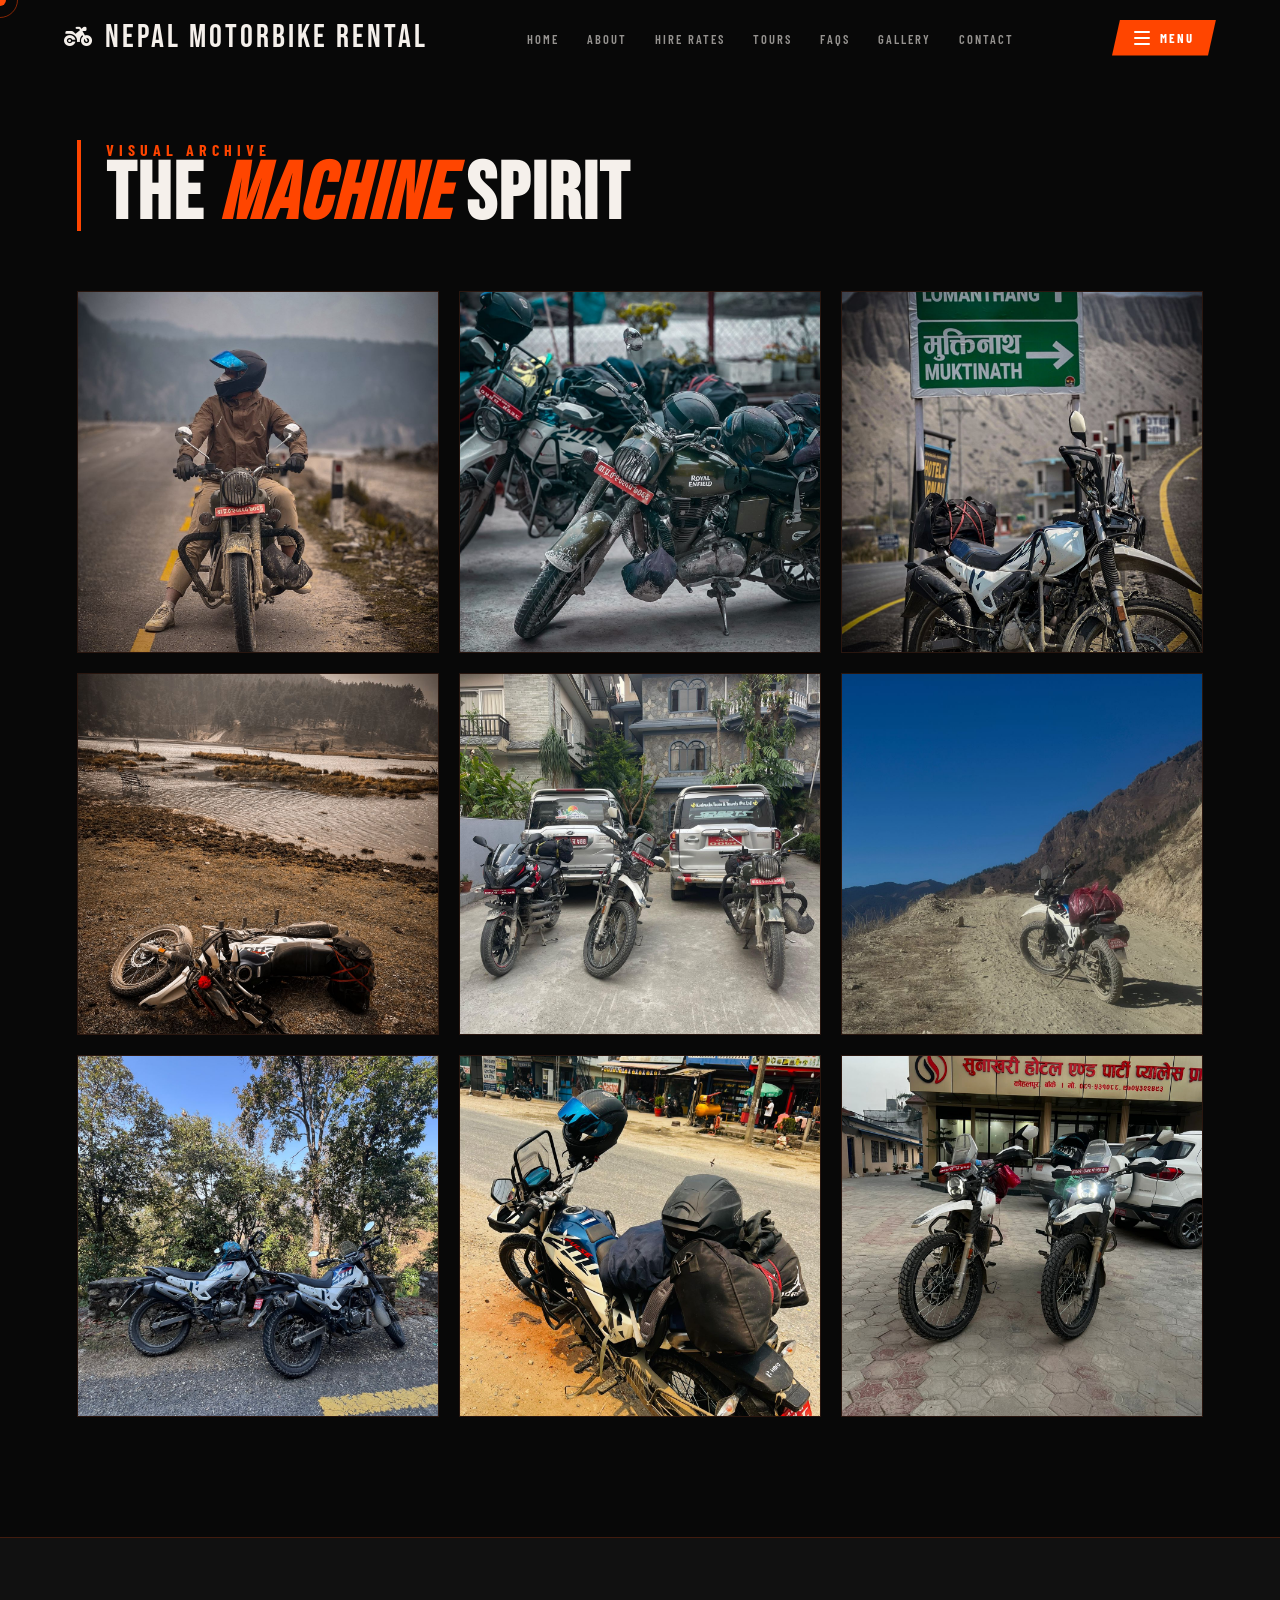
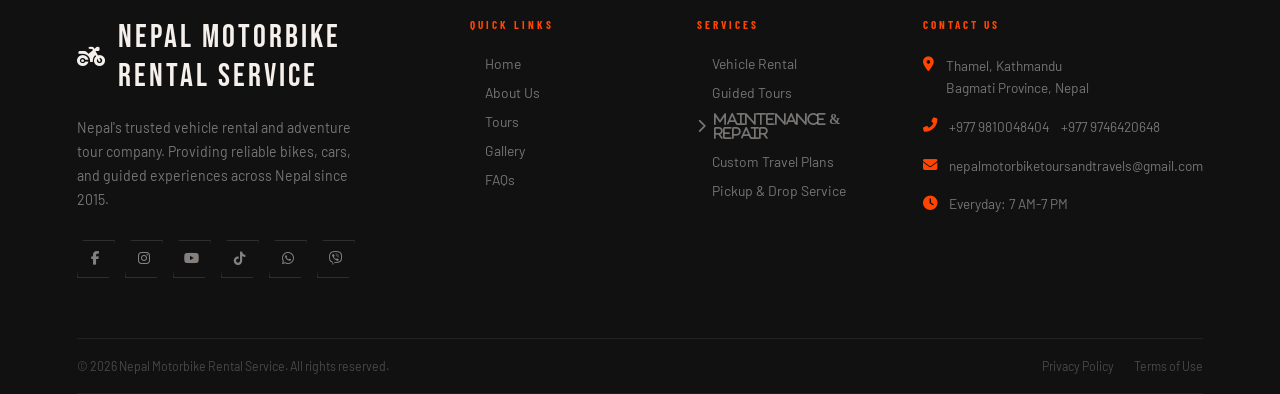
<file: HTML/gallery.html>
<!DOCTYPE html>
<html lang="en">
<head>
    <meta charset="UTF-8">
    <meta name="viewport" content="width=device-width, initial-scale=1.0">
    <title>Gallery —  Nepal Motorbike Rental Services</title>
    <link href="https://fonts.googleapis.com/css2?family=Bebas+Neue&family=Barlow+Condensed:wght@400;700&family=Barlow:wght@300;400&display=swap" rel="stylesheet">
    <link rel="stylesheet" href="https://cdnjs.cloudflare.com/ajax/libs/font-awesome/6.5.0/css/all.min.css">
    <link rel="stylesheet" href="/CSS/gallery.css">
    <style>
        .gallery-item {
            overflow: hidden;
            aspect-ratio: 1 / 1;
        }

        .gallery-item img {
            width: 100%;
            height: 100%;
            object-fit: cover;
            filter: none !important;
            opacity: 1 !important;
            display: block;
        }
    </style>
    <script src="/JS/style.js" defer></script>
    <script src="/JS/gallery.js" defer></script>
    <script async src="https://pagead2.googlesyndication.com/pagead/js/adsbygoogle.js?client=ca-pub-6719220436071788"
     crossorigin="anonymous"></script>
</head>
<body>

    
    <div id="progress-bar"></div>
    <div class="cursor" id="cursor"></div>
    <div class="cursor-ring" id="cursor-ring"></div>

    <div class="sidebar-overlay" id="overlay" onclick="toggleSidebar()"></div>

    <header id="header">
        <a href="/index.html" class="logo"><i class="fas fa-motorcycle logo-icon"></i> Nepal Motorbike Rental  </a>
        <ul class="nav-links">
            <li><a href="/index.html">Home</a></li>
     
            <li><a href="/HTML/about.html">About</a></li>
   
            <li><a href="/HTML/hirerates.html">Hire Rates</a></li>
            <li><a href="/HTML/tours.html">Tours</a></li>
            <li><a href="/HTML/faqs.html">FAQs</a></li>
         
            <li><a href="/HTML/gallery.html">Gallery</a></li>
            <li><a href="/HTML/contact.html">Contact</a></li>
        </ul>
        <button class="menu-btn" onclick="toggleSidebar()">
            <div class="hamburger-lines">
                <div></div>
                <div></div>
                <div></div>
            </div>
            MENU
        </button>
    </header>

    <div class="sidebar" id="sidebar">
    <div class="sidebar-top">
        <div class="sidebar-logo">Nepal Motorbike Rental</div>
        <div class="close-btn" onclick="toggleSidebar()"><i class="fas fa-times"></i></div>
    </div>
    <div class="sidebar-body">
        <ul class="sidebar-nav">
            <li><a href="/index.html"  onclick="toggleSidebar()"><i class="fas fa-home"></i> Home</a></li>
           
            <li><a href="/index.html"  onclick="toggleSidebar()"><i class="fas fa-info-circle"></i> About</a></li>
           
            <li><a href="/HTML/hirerates.html"           onclick="toggleSidebar()"><i class="fas fa-tag"></i> Hire Rates</a></li>
            <li><a href="/HTML/tours.html"           onclick="toggleSidebar()"><i class="fas fa-map-marked-alt"></i> Tours</a></li>
            <li><a href="/HTML/gallery.html"           onclick="toggleSidebar()"><i class="fas fa-images"></i> Gallery</a></li>
            <li><a href="/HTML/faqs.html"           onclick="toggleSidebar()"><i class="fas fa-question-circle"></i> FAQs</a></li>
            
            <li><a href="/HTML/contact.html"           onclick="toggleSidebar()"><i class="fas fa-envelope"></i> Contact</a></li>
        </ul>
    </div>
    <div class="sidebar-socials">
        <a href="https://www.facebook.com/people/Nepal-Motor-Bike-Tours-Travels/61578549223154/?rdid=8cX7n7ATaDz5udY1&share_url=https%3A%2F%2Fwww.facebook.com%2Fshare%2F1BcRCTuYwh%2F" target="_blank" target="_blank"><i class="fab fa-facebook-f"></i></a>
        <a href="https://www.instagram.com/nepalmotorbiketoursandtravels?igsh=bW44N3Rndnk0bmlp" target="_blank"><i class="fab fa-instagram"></i></a>
        <a href="https://www.youtube.com/@nepalmotorbiketourstravels" target="_blank"><i class="fab fa-youtube"></i></a>
        <a href="https://www.tiktok.com/@nepal.motorbike.r" target="_blank"><i class="fab fa-tiktok"></i></a>
        <a href="https://wa.me/9779810048404" target="_blank"><i class="fab fa-whatsapp"></i></a>
        <a href="viber://chat?number=+9779810048404" target="_blank"><i class="fab fa-viber"></i></a>
    </div>
</div>

    <main class="gallery-container">
        <div class="gallery-header">
            <p>Visual Archive</p>
            <h1>The <em>Machine</em> Spirit</h1>
        </div>

        <div class="gallery-grid">
            <div class="gallery-item">
                <img src="/Images/Bullet.jpeg" alt="Bike">
                <div class="gallery-overlay">
                    <span>Street Style</span>
                    <h3>Classic Royal Enfield 350</h3>
                </div>
            </div>

                

            <div class="gallery-item">
                <img src="/Images/xpulse.jpeg" alt="Bike">
                <div class="gallery-overlay">
                    <span>Expedition</span>
                    <h3>Himalayan Trails</h3>
                </div>
            </div>

            <div class="gallery-item">
                <img src="/Images/2bikesxi.jpeg" alt="Bike">
                <div class="gallery-overlay">
                    <span>Detail</span>
                    <h3>Xpulse</h3>
                </div>
            </div>

            <div class="gallery-item">
                <img src="/Images/2bikes.jpeg" alt="Bike">
                <div class="gallery-overlay">
                    <span>Event</span>
                    <h3>Kathmandu Meetup</h3>
                </div>
            </div>

            <div class="gallery-item">
                <img src="/Images/3bikes.jpeg" alt="Bike">
                <div class="gallery-overlay">
                    <span>Workshop</span>
                    <h3>Piston Life</h3>
                </div>
            </div>

            <div class="gallery-item">
                <img src="/Images/Xpulse1.jpeg" alt="Bike">
                <div class="gallery-overlay">
                    <span>Solo Ride</span>
                    <h3>The Long Road</h3>
                </div>
            </div>


            <div class="gallery-item">
                <img src="/Images/mustang.jpeg" alt="Bike">
                <div class="gallery-overlay">
                    <span>Solo Ride</span>
                    <h3>The Long Road to Mustang.</h3>
                </div>
            </div>

                <div class="gallery-item">
                <img src="/Images/mustang1.jpeg" alt="Bike">
                <div class="gallery-overlay">
                    <span>Solo </span>
                    <h3>The Long Road</h3>
                </div>
            </div>


            <div class="gallery-item">
                <img src="/Images/2xpulaw.jpeg" alt="Bike">
                <div class="gallery-overlay">
                    <span>Dual Ride</span>
                    <h3>The Long Road</h3>
                </div>
            </div>
          

            
        </div>
    </main>
    <script async src="https://pagead2.googlesyndication.com/pagead/js/adsbygoogle.js?client=ca-pub-6719220436071788"
     crossorigin="anonymous"></script>
<!-- Alladd -->
<ins class="adsbygoogle"
     style="display:block"
     data-ad-client="ca-pub-6719220436071788"
     data-ad-slot="5048293641"
     data-ad-format="auto"
     data-full-width-responsive="true"></ins>
<script>
     (adsbygoogle = window.adsbygoogle || []).push({});
</script>

    <footer id="contact">
        <div class="footer-grid">
            <div class="footer-brand reveal">
                <a href="/index.html" class="logo"><i class="fas fa-motorcycle logo-icon"></i> Nepal Motorbike Rental Service
                    </a>
                <p>Nepal's trusted vehicle rental and adventure tour company. Providing reliable bikes, cars, and guided
                    experiences across Nepal since 2015.</p>
                <div class="footer-socials">
                    <a href="https://www.facebook.com/people/Nepal-Motor-Bike-Tours-Travels/61578549223154/?rdid=8cX7n7ATaDz5udY1&share_url=https%3A%2F%2Fwww.facebook.com%2Fshare%2F1BcRCTuYwh%2F" target="_blank" title="Facebook"><i class="fab fa-facebook-f"></i></a>
                    <a href="https://www.instagram.com/nepalmotorbiketoursandtravels?igsh=bW44N3Rndnk0bmlp" title="Instagram"><i class="fab fa-instagram"></i></a>
                    <a href="https://www.youtube.com/@nepalmotorbiketourstravels" title="YouTube"><i class="fab fa-youtube"></i></a>
                    <a href="https://www.tiktok.com/@nepal.motorbike.r" title="TikTok"><i class="fab fa-tiktok"></i></a>
                    <a href="https://wa.me/9779810048404" target="_blank" title="WhatsApp"><i class="fab fa-whatsapp"></i></a>
                    <a href="viber://chat?number=+9779810048404" target="_blank" title="Viber"><i class="fab fa-viber"></i></a>
                </div>
            </div>
            <div class="footer-col reveal">
                <h5>Quick Links</h5>
                <ul>
                    <li><a href="/index.html"><i class="fas fa-chevron-right"></i> Home</a></li>
                    <li><a href="/HTML/about.html"><i class="fas fa-chevron-right"></i> About Us</a></li>
                    <li><a href="/HTML/tours.html"><i class="fas fa-chevron-right"></i> Tours</a></li>
                    <li><a href="/HTML/gallery.html"><i class="fas fa-chevron-right"></i> Gallery</a></li>
                  
                    <li><a href="/HTML/faqs.html"><i class="fas fa-chevron-right"></i> FAQs</a></li>
                </ul>
            </div>
            <div class="footer-col reveal">
                <h5>Services</h5>
                <ul>
                    <li><a href="/HTML/hirerates.html"><i class="fas fa-chevron-right"></i> Vehicle Rental</a></li>
                    <li><a href="/HTML/tours.html"><i class="fas fa-chevron-right"></i> Guided Tours</a></li>
                    <li><a href="/HTML/contact.html" class="fas fa-chevron-right"></i> Maintenance & Repair</a></li>
                    <li><a href="/HTML/contact.html"><i class="fas fa-chevron-right"></i> Custom Travel Plans</a></li>
                    <li><a href="/HTML/contact.html"><i class="fas fa-chevron-right"></i> Pickup & Drop Service</a></li>
             
                </ul>
            </div>
            <div class="footer-col reveal">
                <h5>Contact Us</h5>
                <div class="footer-contact-item"><i class="fas fa-map-marker-alt"></i> <a href="https://maps.app.goo.gl/gvp72kPxN1Tb5xEX6"><span>Thamel, Kathmandu<br>Bagmati
                        Province, Nepal</span> </a></div>
               <div class="footer-contact-item">
                <i class="fas fa-phone-alt"></i><a href="tel:+977 9810048404">
                <span>+977 9810048404</span></a><a href="tel: +9779746420648"> <span> +977 9746420648</span></a>
            </div>
                <div class="footer-contact-item"><i class="fas fa-envelope"></i><span>nepalmotorbiketoursandtravels@gmail.com</span></div>
                <div class="footer-contact-item"><i class="fas fa-clock"></i><span>Everyday: 7 AM-7 PM</span></div>
            </div>
            
        </div>
        <div class="footer-bottom">
            <p>© 2026 Nepal Motorbike Rental Service. All rights reserved.</p>
            <div class="footer-bottom-links">
                <a href="/HTML/privacy-policy.html">Privacy Policy</a>
                <a href="/HTML/terms-conditions.html">Terms of Use</a>
               
            </div>
        </div>
        
    </footer>

    
</body>
</html>
</file>
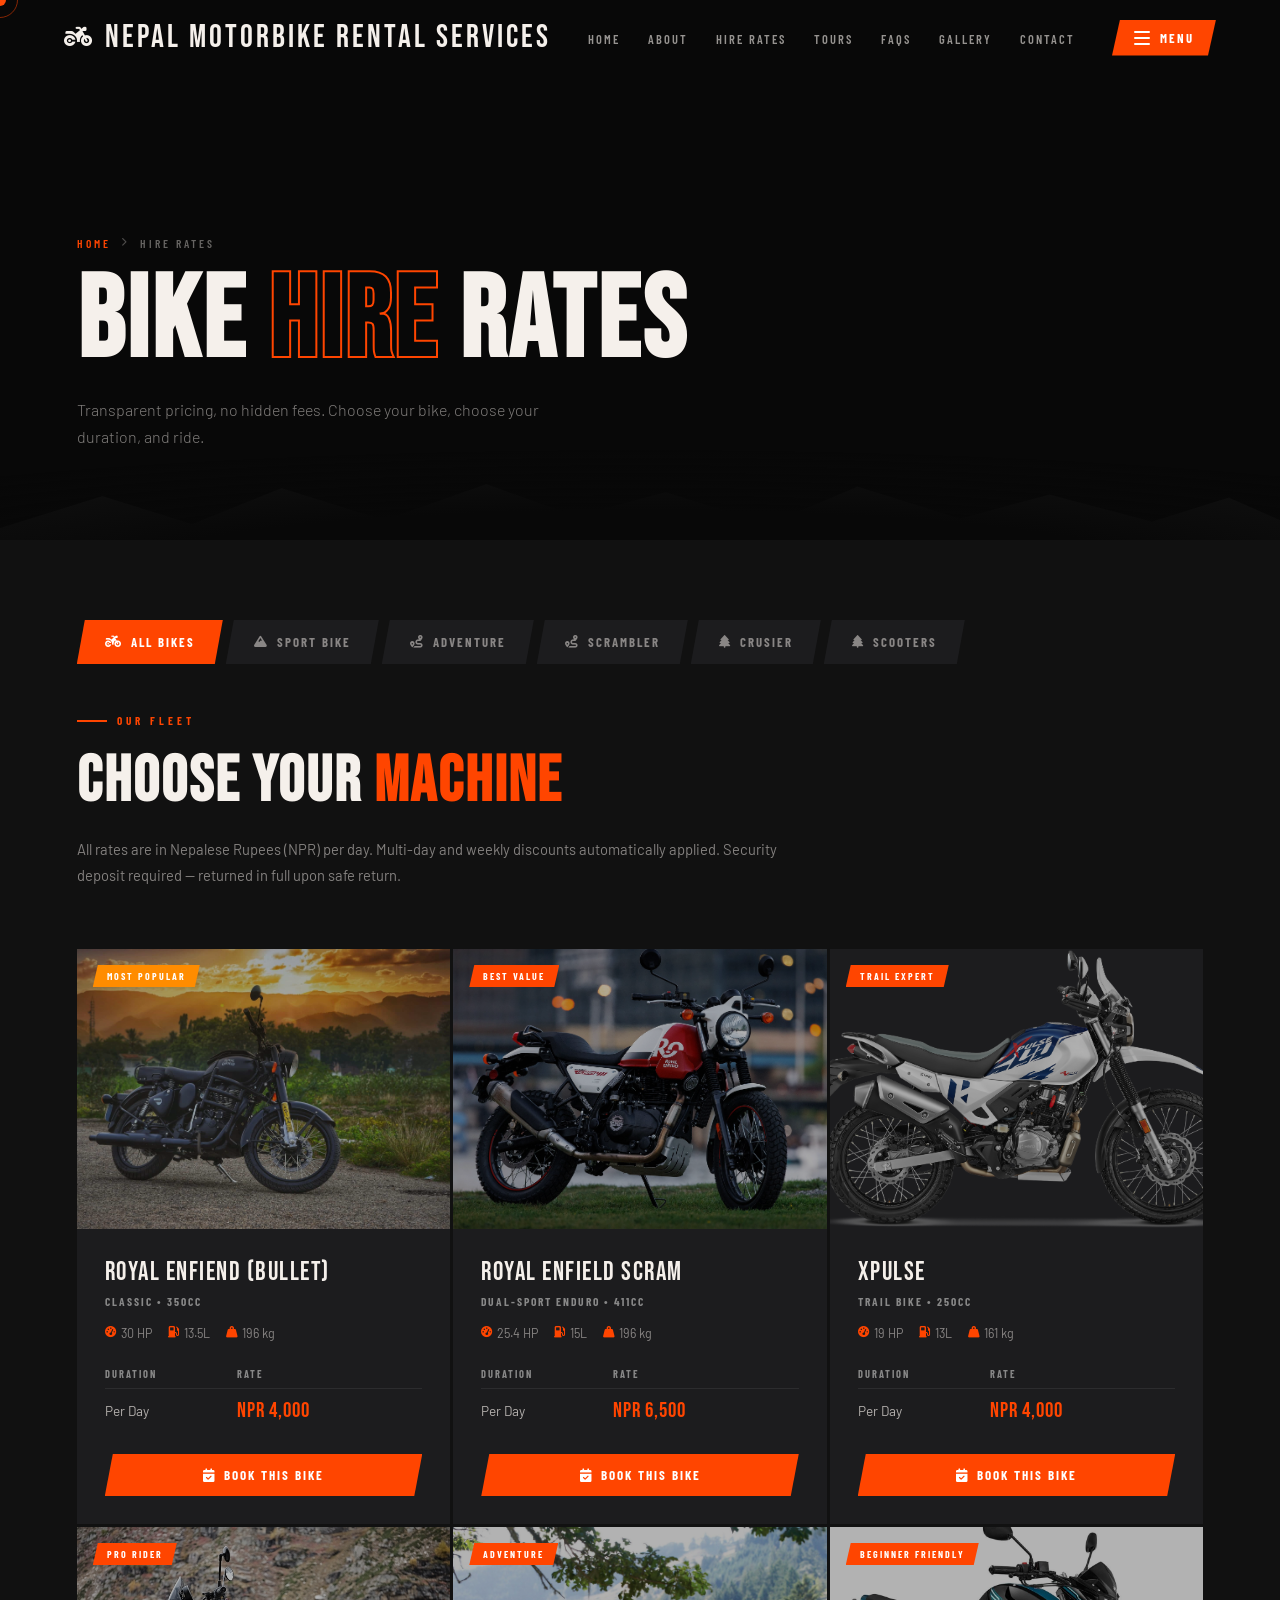
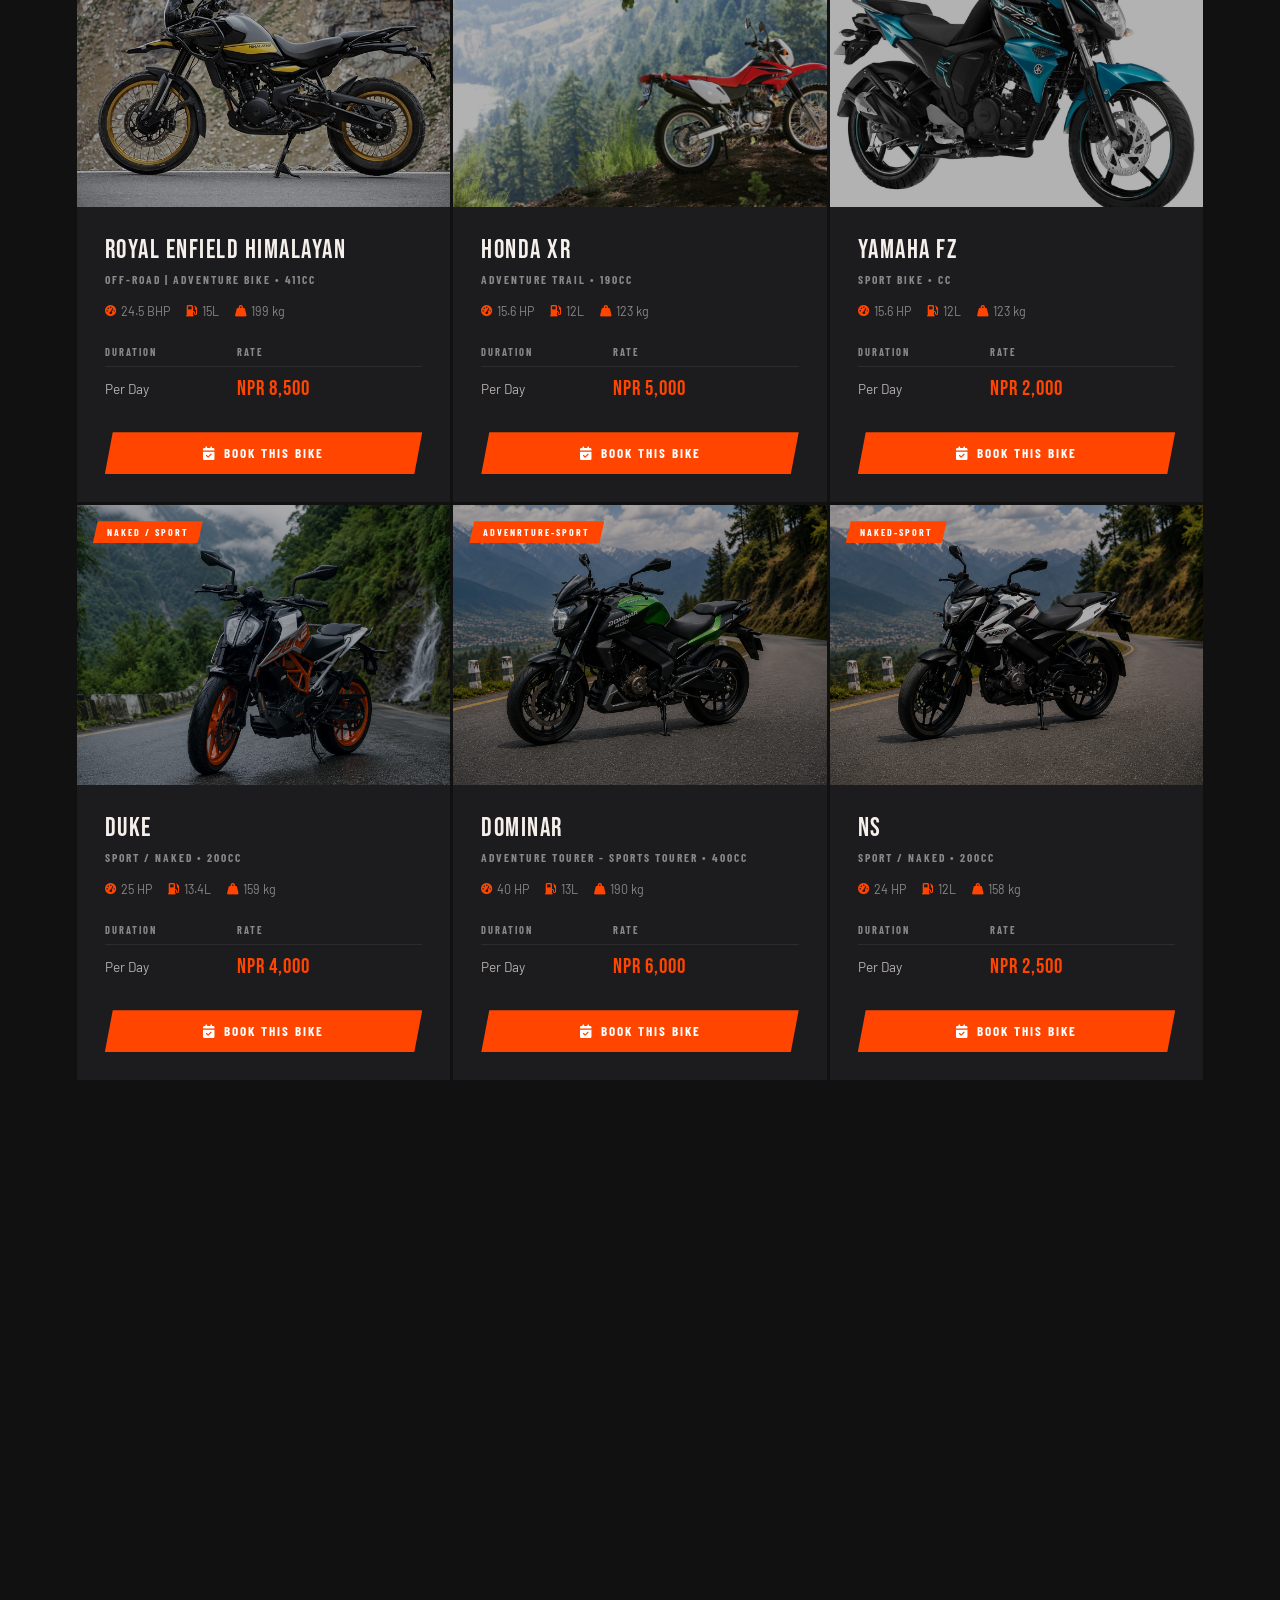
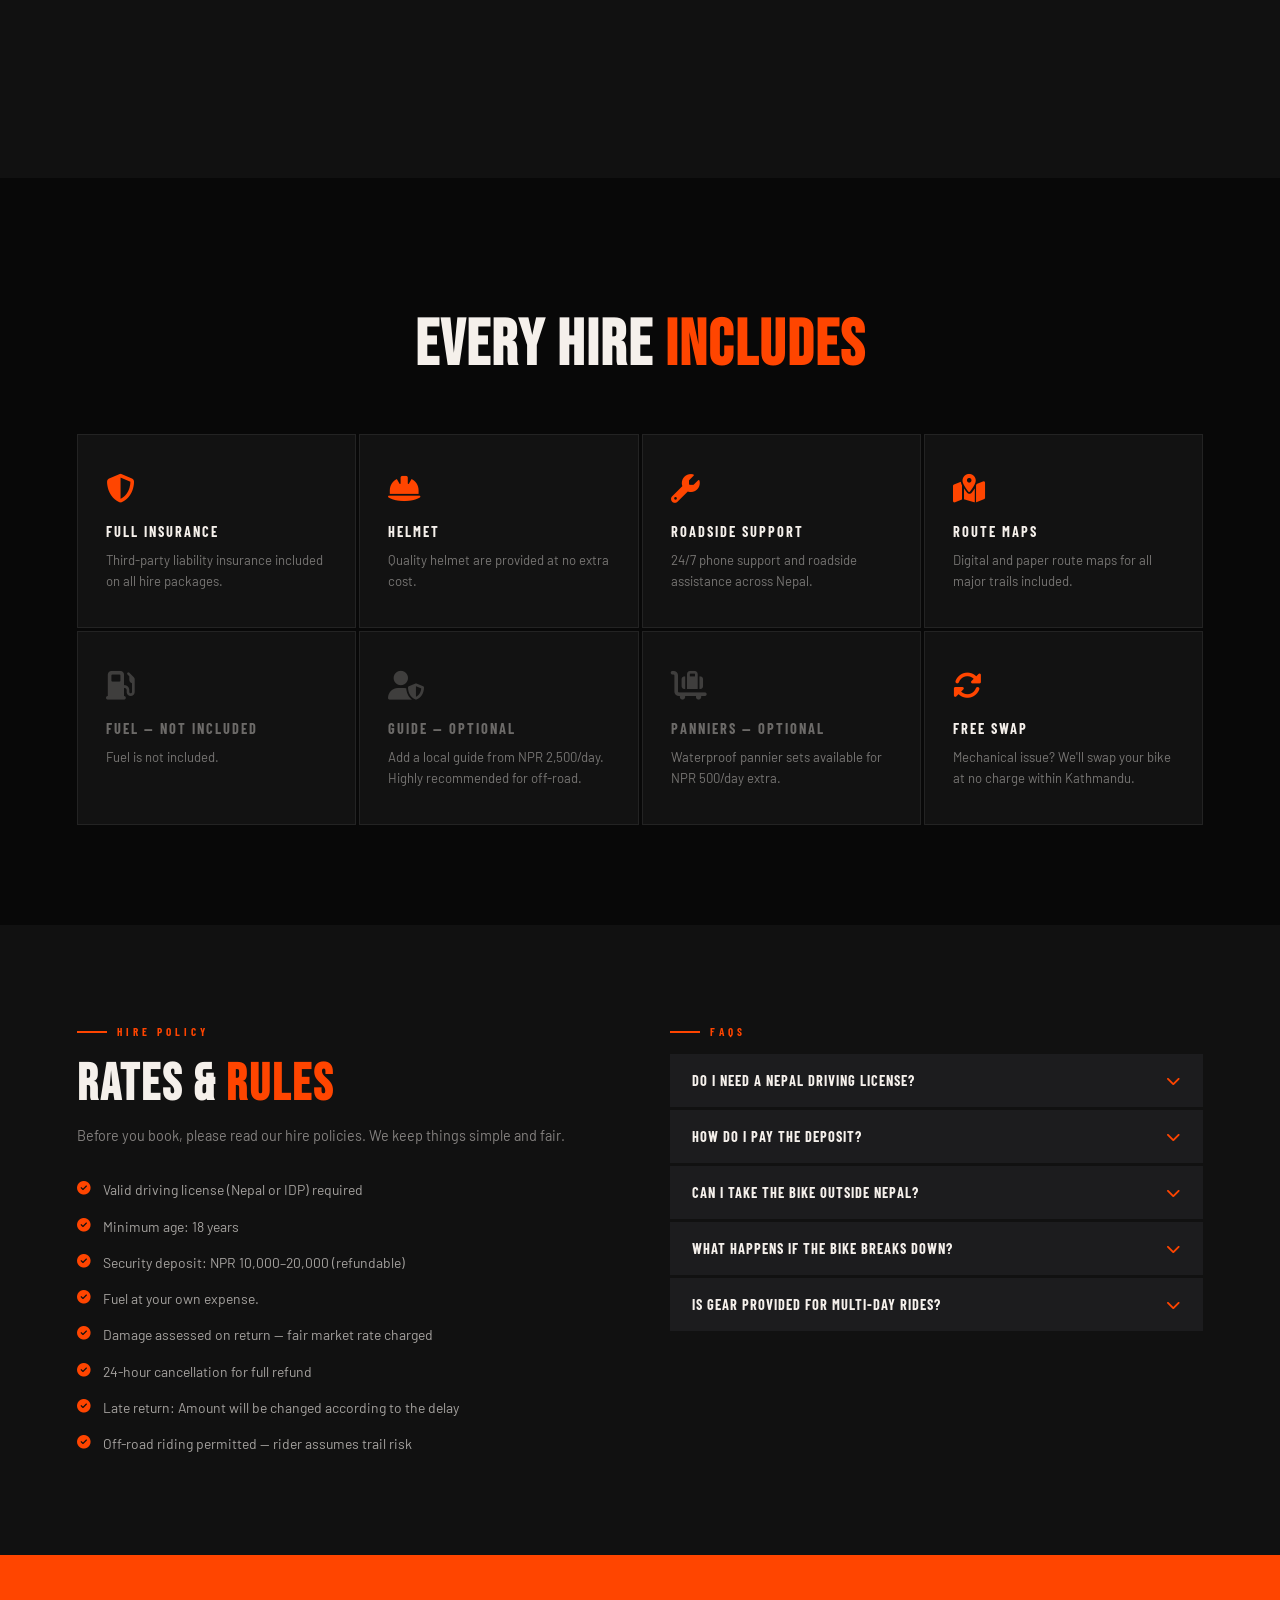
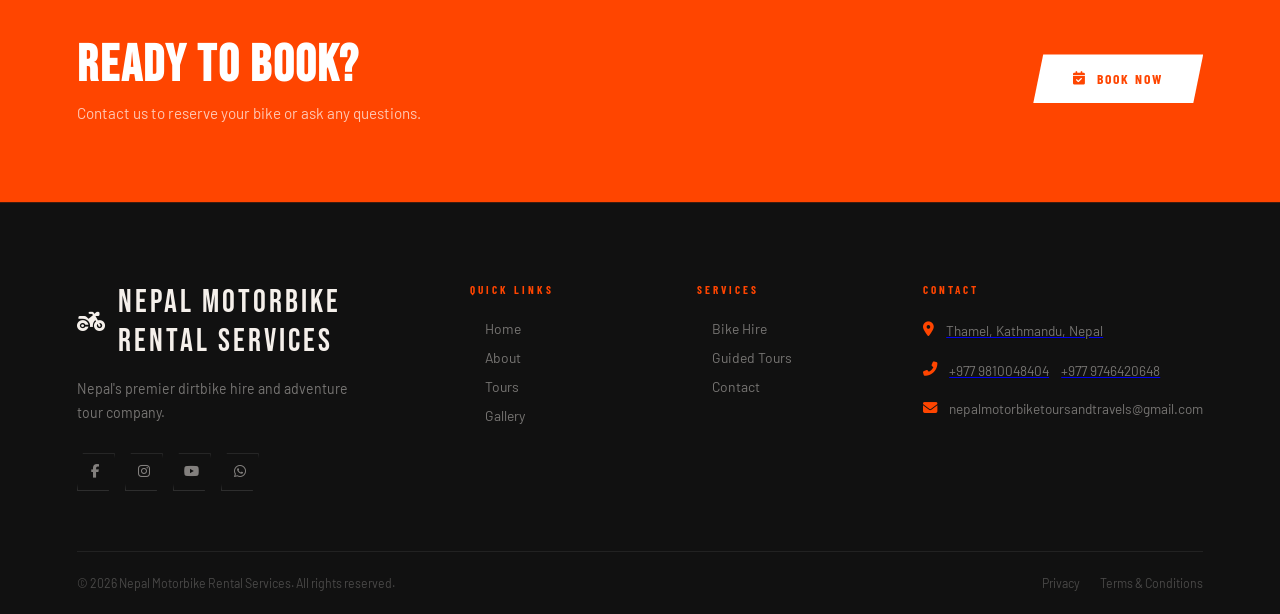
<file: HTML/hirerates.html>
<!DOCTYPE html>
<html lang="en">

<head>
  <meta charset="UTF-8">
  <meta name="viewport" content="width=device-width,initial-scale=1.0">
  <title>Hire Rates — Nepal Motorbike Rental Services</title>
  <link rel="icon" href="https://cdn-icons-png.flaticon.com/512/3774/3774270.png">
  <link
    href="https://fonts.googleapis.com/css2?family=Bebas+Neue&family=Barlow+Condensed:ital,wght@0,400;0,600;0,700;0,900;1,400;1,900&family=Barlow:wght@300;400;500&display=swap"
    rel="stylesheet">
  <link rel="stylesheet" href="https://cdnjs.cloudflare.com/ajax/libs/font-awesome/6.5.0/css/all.min.css">
 <link rel="stylesheet" href="/CSS/hirerates.css">
 <script src="/JS/hirerates.js" defer></script>
 <script async src="https://pagead2.googlesyndication.com/pagead/js/adsbygoogle.js?client=ca-pub-6719220436071788"
     crossorigin="anonymous"></script>
</head>

<body>
  <div id="pb"></div>
  <div class="cursor" id="cur"></div>
  <div class="cursor-ring" id="crng"></div>
  <div class="so" id="so" onclick="ts()"></div>
  <div class="sb" id="sb">
    <div class="sb-top">
      <div class="sb-logo">Nepal Motorbike Rental Services</div><button class="cb" onclick="ts()"><i class="fas fa-times"></i></button>
    </div>
    <div class="sb-body">
      <ul class="sb-nav">
    <li><a href="/index.html"   onclick="toggleSidebar()"><i class="fas fa-home"></i> Home</a></li>
           
            <li><a href="/HTML/about.html"   onclick="toggleSidebar()"><i class="fas fa-info-circle"></i> About</a></li>
          
            <li><a href="/HTML/hirerates.html"            onclick="toggleSidebar()"><i class="fas fa-tag"></i> Hire Rates</a></li>
            <li><a href="/HTML/tours.html"            onclick="toggleSidebar()"><i class="fas fa-map-marked-alt"></i> Tours</a></li>
            <li><a href="/HTML/gallery.html"            onclick="toggleSidebar()"><i class="fas fa-images"></i> Gallery</a></li>
            <li><a href="/HTML/faqs.html"            onclick="toggleSidebar()"><i class="fas fa-question-circle"></i> FAQs</a></li>
           
            <li><a href="/HTML/contact.html" onclick="toggleSidebar()"><i class="fas fa-envelope"></i> Contact</a></li>
      </ul>
    </div>
    <div class="sb-soc">
      <a href="https://www.facebook.com/people/Nepal-Motor-Bike-Tours-Travels/61578549223154/?rdid=8cX7n7ATaDz5udY1&share_url=https%3A%2F%2Fwww.facebook.com%2Fshare%2F1BcRCTuYwh%2F" target="_blank"><i class="fab fa-facebook-f"></i></a>
      <a href="https://www.instagram.com/nepalmotorbiketoursandtravels?igsh=bW44N3Rndnk0bmlp"><i class="fab fa-instagram"></i></a>
      <a href="https://www.youtube.com/@nepalmotorbiketourstravels"><i class="fab fa-youtube"></i></a>
      <a href="https://www.tiktok.com/@nepal.motorbike.r"><i class="fab fa-tiktok"></i></a>
      <a href="https://wa.me/9779810048404" target="_blank"><i class="fab fa-whatsapp"></i></a>
    </div>
  </div>
  <header id="hd">
    <a href="/index.html" class="logo"><i class="fas fa-motorcycle" style="font-size:1.4rem"></i>Nepal Motorbike Rental Services</a>
    <ul class="nav-links">
      <li><a href="/index.html">Home</a></li>
          
            <li><a href="/HTML/about.html">About</a></li>
           
            <li><a href="/HTML/hirerates.html">Hire Rates</a></li>
            <li><a href="/HTML/tours.html">Tours</a></li>
            <li><a href="/HTML/faqs.html">FAQs</a></li>
           
            <li><a href="/HTML/gallery.html">Gallery</a></li>
            <li><a href="/HTML/contact.html">Contact</a></li>
      </ul>
    </ul>
    <button class="menu-btn" onclick="ts()">
      <div class="hl">
        <div></div>
        <div></div>
        <div></div>
      </div>MENU
    </button>
  </header>
  <main>
    <section class="ph">
      <div class="ph-bg"></div>
      <div class="ph-c">
        <div class="bc"><a href="/index.html">Home</a><i class="fas fa-chevron-right"></i>Hire Rates</div>
        <h1>Bike <em>Hire</em> Rates</h1>
        <p>Transparent pricing, no hidden fees. Choose your bike, choose your duration, and ride.</p>
      </div>
      <div class="fog"></div>
    </section>
    <div class="de"></div>

    <!-- Category tabs -->
    <div class="cat-section rv">
      <div class="cat-tabs">
        <button class="ct on" onclick="fc(this,'all')"><i class="fas fa-motorcycle"></i>All Bikes</button>
        <button class="ct" onclick="fc(this,'sport')"><i class="fas fa-mountain"></i>Sport Bike</button>
        <button class="ct" onclick="fc(this,'adventure')"><i class="fas fa-route"></i>Adventure</button>
        <button class="ct" onclick="fc(this,'scrambler')"><i class="fas fa-route"></i>Scrambler</button>
        <button class="ct" onclick="fc(this,'crusier')"><i class="fas fa-tree"></i>Crusier</button>
        <button class="ct" onclick="fc(this,'scooters')"><i class="fas fa-tree"></i>Scooters</button>
      </div>
    </div>

    <!-- Rates -->
    <section class="rates-section">
      <div class="rates-intro rv">
        <div class="stag">Our Fleet</div>
        <h2>Choose Your <span>Machine</span></h2>
        <p>All rates are in Nepalese Rupees (NPR) per day. Multi-day and weekly discounts automatically applied.
          Security deposit required — returned in full upon safe return.</p>
      </div>
      <div class="bike-grid" id="bikeGrid">

        <div class="bike-card rv" data-cat="crusier">
          <img class="bike-img" src="/Images/bullet 400.jpg"
            alt="Bullet Classic ">
          <div class="bike-tag pop">Most Popular</div>
          <div class="bike-body">
            <div class="bike-name">Royal Enfiend (Bullet)  </div>
            <div class="bike-sub"> Classic • 350cc</div>
            <div class="bike-specs">
              <span class="bike-spec"><i class="fas fa-tachometer-alt"></i>30 HP</span>
              <span class="bike-spec"><i class="fas fa-gas-pump"></i>13.5L</span>
              <span class="bike-spec"><i class="fas fa-weight-hanging"></i>196 kg</span>
            </div>
            <table class="rate-table">
              <tr>
                <th>Duration</th>
                <th>Rate</th>
              </tr>
              <tr>
                <td>Per Day</td>
                <td class="price">NPR 4,000</td>
                </tr>
            </table>
         <a href="https://wa.me/9779810048404?text=I%20want%20to%20book%20Royal%20Enfield%20Classic%20Bike%20350cc%20for%20rent.%20Price:%20NPR%204000/day" target="_blank"
  Book This Bike  class="book-btn"><i class="fas fa-calendar-check"></i>Book This Bike</a>

          </div>
        </div>

        <div class="bike-card rv" data-cat="scrambler">
          <img class="bike-img" src="/Images/scram.jpg"
            alt="Royal Enfield Scrambler">
          <div class="bike-tag">Best Value</div>
          <div class="bike-body">
            <div class="bike-name">Royal Enfield Scram</div>
            <div class="bike-sub">Dual-Sport Enduro • 411cc</div>
            <div class="bike-specs">
              <span class="bike-spec"><i class="fas fa-tachometer-alt"></i>25.4 HP</span>
              <span class="bike-spec"><i class="fas fa-gas-pump"></i>15L</span>
              <span class="bike-spec"><i class="fas fa-weight-hanging"></i>196 kg</span>
            </div>
            <table class="rate-table">
              <tr>
                <th>Duration</th>
                <th>Rate</th>
              </tr>
              <tr>
                <td>Per Day</td>
                <td class="price">NPR 6,500</td>
              </tr>
             
            </table>
        <a href="https://wa.me/9779810048404?text=I%20want%20to%20book%20Royal%20Enfield%20Scrambler%20Bike%20410cc%20for%20rent.%20Price:%20NPR%206500/day" target="_blank"
  Book This Bike  class="book-btn"><i class="fas fa-calendar-check"></i>Book This Bike</a>

          </div>
        </div>



        <div class="bike-card rv" data-cat="trail">
          <img class="bike-img" src="/Images/xpulse.png"
            alt="Xpulse">
          <div class="bike-tag">Trail Expert</div>
          <div class="bike-body">
            <div class="bike-name">Xpulse </div>
            <div class="bike-sub">Trail Bike • 250cc</div>
            <div class="bike-specs">
              <span class="bike-spec"><i class="fas fa-tachometer-alt"></i>19 HP</span>
              <span class="bike-spec"><i class="fas fa-gas-pump"></i>13L</span>
              <span class="bike-spec"><i class="fas fa-weight-hanging"></i>161 kg</span>
            </div>
            <table class="rate-table">
              <tr>
                <th>Duration</th>
                <th>Rate</th>
              </tr>
              <tr>
                <td>Per Day</td>
                <td class="price">NPR 4,000</td>
              </tr>
             
            </table>
            <a href="https://wa.me/9779810048404?text=I%20want%20to%20book%20Honda%20Xpulse%20250cc%20for%20rent.%20Price:%20NPR%204000/day" target="_blank"
  Book This Bike  class="book-btn"><i class="fas fa-calendar-check"></i>Book This Bike</a>

          </div>
        </div>

        <div class="bike-card rv" data-cat="adventure">
          <img class="bike-img" src="/Images/himalayan.jpg"
            alt="Royal Enfield Himalayan">
          <div class="bike-tag">Pro Rider</div>
          <div class="bike-body">
            <div class="bike-name">Royal Enfield Himalayan</div>
            <div class="bike-sub">Off-Road | Adventure bike • 411cc</div>
            <div class="bike-specs">
              <span class="bike-spec"><i class="fas fa-tachometer-alt"></i>24.5 BHP</span>
              <span class="bike-spec"><i class="fas fa-gas-pump"></i>15L</span>
              <span class="bike-spec"><i class="fas fa-weight-hanging"></i>199 kg</span>
            </div>
            <table class="rate-table">
              <tr>
                <th>Duration</th>
                <th>Rate</th>
              </tr>
              <tr>
                <td>Per Day</td>
                <td class="price">NPR 8,500</td>
              </tr>
             
            </table>
          <a href="https://wa.me/9779810048404?text=I%20want%20to%20book%20Royal%20Enfield%20Himalayan%20Bike%20410cc%20for%20rent.%20Price:%20NPR%208500/day" target="_blank"
  Book This Bike  class="book-btn"><i class="fas fa-calendar-check"></i>Book This Bike</a>

          </div>
        </div>

        <div class="bike-card rv" data-cat="adventure">
          <img class="bike-img" src="/Images/XR.jpg"
            alt="Honda XR">
          <div class="bike-tag">Adventure</div>
          <div class="bike-body">
            <div class="bike-name">Honda XR</div>
            <div class="bike-sub">Adventure Trail • 190cc</div>
            <div class="bike-specs">
              <span class="bike-spec"><i class="fas fa-tachometer-alt"></i>15.6 HP</span>
              <span class="bike-spec"><i class="fas fa-gas-pump"></i>12L</span>
              <span class="bike-spec"><i class="fas fa-weight-hanging"></i>123 kg</span>
            </div>
            <table class="rate-table">
              <tr>
                <th>Duration</th>
                <th>Rate</th>
              </tr>
              <tr>
                <td>Per Day</td>
                <td class="price">NPR 5,000</td>
              </tr>
              
            </table>
           <a href="https://wa.me/9779810048404?text=I%20want%20to%20book%20Honda%20XR%20Bike%20190cc%20for%20rent.%20Price:%20NPR%205000/day" target="_blank"
  Book This Bike  class="book-btn"><i class="fas fa-calendar-check"></i>Book This Bike</a>

          </div>
        </div>


          <div class="bike-card rv" data-cat="sport">
          <img class="bike-img" src="/Images/fzs.jpg"
            alt="Yamaha Fz">
          <div class="bike-tag">Beginner Friendly</div>
          <div class="bike-body">
            <div class="bike-name">Yamaha Fz</div>
            <div class="bike-sub">Sport Bike • cc</div>
            <div class="bike-specs">
              <span class="bike-spec"><i class="fas fa-tachometer-alt"></i>15.6 HP</span>
              <span class="bike-spec"><i class="fas fa-gas-pump"></i>12L</span>
              <span class="bike-spec"><i class="fas fa-weight-hanging"></i>123 kg</span>
            </div>
            <table class="rate-table">
              <tr>
                <th>Duration</th>
                <th>Rate</th>
              </tr>
              <tr>
                <td>Per Day</td>
                <td class="price">NPR 2,000</td>
              </tr>
             
            </table>
           <a href="https://wa.me/9779810048404?text=I%20want%20to%20book%20Yamaha%20FZ%20cc%20for%20rent%20Price:%20NPR%202000/day" target="_blank"
  Book This Bike  class="book-btn"><i class="fas fa-calendar-check"></i>Book This Bike</a>

          </div>
        </div>


        <div class="bike-card rv" data-cat="sport">
          <img class="bike-img" src="/Images/duke200.png"
            alt="Duke 200">
          <div class="bike-tag">Naked / Sport</div>
          <div class="bike-body">
            <div class="bike-name">Duke </div>
            <div class="bike-sub">Sport / Naked • 200cc</div>
            <div class="bike-specs">
              <span class="bike-spec"><i class="fas fa-tachometer-alt"></i>25 HP</span>
              <span class="bike-spec"><i class="fas fa-gas-pump"></i>13.4L</span>
              <span class="bike-spec"><i class="fas fa-weight-hanging"></i>159 kg</span>
            </div>
            <table class="rate-table">
              <tr>
                <th>Duration</th>
                <th>Rate</th>
              </tr>
              <tr>
                <td>Per Day</td>
                <td class="price">NPR 4,000</td>
              </tr>
             
            </table>
            <a href="https://wa.me/9779810048404?text=I%20want%20to%20book%20KTM%20Duke%20200cc%20for%20rent.%20Price:%20NPR%204000/day" target="_blank"
  Book This Bike  class="book-btn"><i class="fas fa-calendar-check"></i>Book This Bike</a>

          </div>
        </div>


         <div class="bike-card rv" data-cat="sport" >
          <img class="bike-img" src="/Images/dominar.png"
            alt="Duke 200">
          <div class="bike-tag">Advenrture-Sport</div>
          <div class="bike-body">
            <div class="bike-name">Dominar </div>
            <div class="bike-sub">Adventure Tourer - Sports Tourer • 400cc</div>
            <div class="bike-specs">
              <span class="bike-spec"><i class="fas fa-tachometer-alt"></i>40 HP</span>
              <span class="bike-spec"><i class="fas fa-gas-pump"></i>13L</span>
              <span class="bike-spec"><i class="fas fa-weight-hanging"></i>190 kg</span>
            </div>
            <table class="rate-table">
              <tr>
                <th>Duration</th>
                <th>Rate</th>
              </tr>
              <tr>
                <td>Per Day</td>
                <td class="price">NPR 6,000</td>
              </tr>
             
            </table>
            <a href="https://wa.me/9779810048404?text=I%20want%20to%20book%20Bajaj%20Dominar%20400cc%20for%20rent.%20Price:%20NPR%206000/day" target="_blank"
  Book This Bike  class="book-btn"><i class="fas fa-calendar-check"></i>Book This Bike</a>

          </div>
        </div>

         <div class="bike-card rv" data-cat="sport">
          <img class="bike-img" src="/Images/ns200.png"
            alt="Duke 200">
          <div class="bike-tag">Naked-Sport</div>
          <div class="bike-body">
            <div class="bike-name">NS </div>
            <div class="bike-sub">Sport / Naked • 200cc</div>
            <div class="bike-specs">
              <span class="bike-spec"><i class="fas fa-tachometer-alt"></i>24 HP</span>
              <span class="bike-spec"><i class="fas fa-gas-pump"></i>12L</span>
              <span class="bike-spec"><i class="fas fa-weight-hanging"></i>158 kg</span>
            </div>
            <table class="rate-table">
              <tr>
                <th>Duration</th>
                <th>Rate</th>
              </tr>
              <tr>
                <td>Per Day</td>
                <td class="price">NPR 2,500</td>
              </tr>
             
            </table>
            <a href="https://wa.me/9779810048404?text=I%20want%20to%20book%20NS%20200cc%20for%20rent.%20Price:%20NPR%202500/day" target="_blank"
  Book This Bike  class="book-btn"><i class="fas fa-calendar-check"></i>Book This Bike</a>

          </div>
        </div>


        

        <div class="bike-card rv" data-cat="sport">
          <img class="bike-img" src="/Images/pulsar220.jpg"
            alt="pulsar220">
          <div class="bike-tag">New Fleet</div>
          <div class="bike-body">
            <div class="bike-name">Pulasr 220</div>
            <div class="bike-sub">Street Enduro • 220cc</div>
            <div class="bike-specs">
              <span class="bike-spec"><i class="fas fa-tachometer-alt"></i>21 HP</span>
              <span class="bike-spec"><i class="fas fa-gas-pump"></i>15L</span>
              <span class="bike-spec"><i class="fas fa-weight-hanging"></i>160 kg</span>
            </div>
            <table class="rate-table">
              <tr>
                <th>Duration</th>
                <th>Rate</th>
              </tr>
              <tr>
                <td>Per Day</td>
                <td class="price">NPR 2,500</td>
              </tr>
              
            </table>
            <a href="https://wa.me/9779810048404?text=I%20want%20to%20book%20Pulsar%20Bike%20220cc%20for%20rent.%20Price:%20NPR%202500/day" target="_blank"
  Book This Bike  class="book-btn"><i class="fas fa-calendar-check"></i>Book This Bike</a>

          </div>
        </div>

        <div class="bike-card rv" data-cat="scooters">
          <img class="bike-img" src="/Images/ntorq.jpg"
            alt="ntorq">
          <div class="bike-tag">New Fleet</div>
          <div class="bike-body">
            <div class="bike-name">Ntorq</div>
            <div class="bike-sub">Ready To Race • 125cc</div>
            <div class="bike-specs">
              <span class="bike-spec"><i class="fas fa-tachometer-alt"></i>9.5 HP</span>
              <span class="bike-spec"><i class="fas fa-gas-pump"></i>5L</span>
              <span class="bike-spec"><i class="fas fa-weight-hanging"></i>118 kg</span>
            </div>
            <table class="rate-table">
              <tr>
                <th>Duration</th>
                <th>Rate</th>
              </tr>
              <tr>
                <td>Per Day</td>
                <td class="price">NPR 1,800</td>
              </tr>
              
            </table>
            <a href="https://wa.me/9779810048404?text=I%20want%20to%20book%20Ntorq%20Scooter%20125cc%20for%20rent.%20Price:%20NPR%201800/day" target="_blank"
  Book This Bike  class="book-btn"><i class="fas fa-calendar-check"></i>Book This Bike</a>
            
          </div>
        </div>


           <div class="bike-card rv" data-cat="scooters">
          <img class="bike-img" src="/Images/Dio.jpeg"
            alt="Dio">
          <div class="bike-tag">Most Common</div>
          <div class="bike-body">
            <div class="bike-name">Dio</div>
            <div class="bike-sub">Let's Begin • 110cc</div>
            <div class="bike-specs">
              <span class="bike-spec"><i class="fas fa-tachometer-alt"></i>7.8 HP</span>
              <span class="bike-spec"><i class="fas fa-gas-pump"></i>5.3L</span>
              <span class="bike-spec"><i class="fas fa-weight-hanging"></i>106 kg</span>
            </div>
            <table class="rate-table">
              <tr>
                <th>Duration</th>
                <th>Rate</th>
              </tr>
              <tr>
                <td>Per Day</td>
                <td class="price">NPR 1,500</td>
              </tr>
              
            </table>
<a href="https://wa.me/9779810048404?text=I%20want%20to%20book%20Dio%20Scooter%20110cc%20for%20rent.%20Price:%20NPR%201500/day"      target="_blank"
  Book This Bike  class="book-btn"><i class="fas fa-calendar-check"></i>Book This Bike</a>

          </div>
        </div>

      </div>
    </section>

    <!-- What's included -->
    <section class="inc-section">
      <div class="stag rv" style="justify-content:center">What's Included</div>
      <h2 class="rv"
        style="font-family:'Bebas Neue',cursive;font-size:clamp(2.5rem,5vw,4rem);letter-spacing:2px;text-align:center;">
        Every Hire <span style="color:var(--fire)">Includes</span></h2>
      <div class="inc-grid">
        <div class="inc-card rv">
          <div class="inc-icon"><i class="fas fa-shield-alt"></i></div>
          <h4>Full Insurance</h4>
          <p>Third-party liability insurance included on all hire packages.</p>
        </div>
        <div class="inc-card rv">
          <div class="inc-icon"><i class="fas fa-hard-hat"></i></div>
          <h4>Helmet</h4>
          <p>Quality helmet are provided at no extra cost.</p>
        </div>
        <div class="inc-card rv">
          <div class="inc-icon"><i class="fas fa-wrench"></i></div>
          <h4>Roadside Support</h4>
          <p>24/7 phone support and roadside assistance across Nepal.</p>
        </div>
        <div class="inc-card rv">
          <div class="inc-icon"><i class="fas fa-map-marked-alt"></i></div>
          <h4>Route Maps</h4>
          <p>Digital and paper route maps for all major trails included.</p>
        </div>
        <div class="inc-card rv no">
          <div class="inc-icon"><i class="fas fa-gas-pump"></i></div>
          <h4>Fuel — Not Included</h4>
          <p>Fuel is not included. </p>
        </div>
        <div class="inc-card rv no">
          <div class="inc-icon"><i class="fas fa-user-shield"></i></div>
          <h4>Guide — Optional</h4>
          <p>Add a local guide from NPR 2,500/day. Highly recommended for off-road.</p>
        </div>
        <div class="inc-card rv no">
          <div class="inc-icon"><i class="fas fa-luggage-cart"></i></div>
          <h4>Panniers — Optional</h4>
          <p>Waterproof pannier sets available for NPR 500/day extra.</p>
        </div>
        <div class="inc-card rv">
          <div class="inc-icon"><i class="fas fa-sync-alt"></i></div>
          <h4>Free Swap</h4>
          <p>Mechanical issue? We'll swap your bike at no charge within Kathmandu.</p>
        </div>
      </div>
    </section>

    <!-- Policy + FAQ -->
    <section class="policy-section">
      <div class="policy-grid">
        <div class="policy-left rv">
          <div class="stag">Hire Policy</div>
          <h2>Rates &amp; <span>Rules</span></h2>
          <p>Before you book, please read our hire policies. We keep things simple and fair.</p>
          <ul class="policy-list">
            <li><i class="fas fa-check-circle"></i>Valid driving license (Nepal or IDP) required</li>
            <li><i class="fas fa-check-circle"></i>Minimum age: 18 years</li>
            <li><i class="fas fa-check-circle"></i>Security deposit: NPR 10,000–20,000 (refundable)</li>
            <li><i class="fas fa-check-circle"></i>Fuel at your own expense.</li>
            <li><i class="fas fa-check-circle"></i>Damage assessed on return — fair market rate charged</li>
            <li><i class="fas fa-check-circle"></i>24-hour cancellation for full refund</li>
            <li><i class="fas fa-check-circle"></i>Late return: Amount will be changed according to the delay</li>
            <li><i class="fas fa-check-circle"></i>Off-road riding permitted — rider assumes trail risk</li>
          </ul>
        </div>
        <div class="rv">
          <div class="stag">FAQs</div>
          <div class="faq-list">
            <div class="faq-item"><button class="faq-q" onclick="faq(this)">Do I need a Nepal driving license?<i
                  class="fas fa-chevron-down"></i></button>
              <div class="faq-a">
                <p>No. We accept International Driving Permits (IDP) and most national motorcycle licenses. Your license
                  must cover motorcycles above 125cc for larger bikes.</p>
              </div>
            </div>
            <div class="faq-item"><button class="faq-q" onclick="faq(this)">How do I pay the deposit?<i
                  class="fas fa-chevron-down"></i></button>
              <div class="faq-a">
                <p>Security deposits are paid in cash (NPR) or via eSewa/Khalti. The full deposit is returned
                  immediately upon safe return of the bike and equipment.</p>
              </div>
            </div>
            <div class="faq-item"><button class="faq-q" onclick="faq(this)">Can I take the bike outside Nepal?<i
                  class="fas fa-chevron-down"></i></button>
              <div class="faq-a">
                <p>No. Our hire bikes are licensed for Nepal only. Cross-border riding is not permitted under our
                  insurance or vehicle registration.</p>
              </div>
            </div>
            <div class="faq-item"><button class="faq-q" onclick="faq(this)">What happens if the bike breaks down?<i
                  class="fas fa-chevron-down"></i></button>
              <div class="faq-a">
                <p>Call our 24/7 support line. If it's a mechanical failure (not accident damage), we'll send a
                  replacement or technician at no cost to you.</p>
              </div>
            </div>
            <div class="faq-item"><button class="faq-q" onclick="faq(this)">Is gear provided for multi-day rides?<i
                  class="fas fa-chevron-down"></i></button>
              <div class="faq-a">
                <p>All hires include helmet and gloves. Full riding gear (jacket, pants, boots) can be rented
                  separately. Ask at booking.</p>
              </div>
            </div>
          </div>
        </div>
      </div>
    </section>

    <div class="cta">
      <div>
        <h2>Ready to Book?</h2>
        <p>Contact us to reserve your bike or ask any questions.</p>
      </div><a href="/HTML/contact.html" class="bw"><i class="fas fa-calendar-check"></i>Book Now</a>
    </div>
  </main>
  <footer>
    <div class="fg">
      <div class="fb rv"><a href="/index.html" class="logo"><i class="fas fa-motorcycle"
            style="font-size:1.4rem"></i>Nepal Motorbike Rental Services </a>
        <p>Nepal's premier dirtbike hire and adventure tour company.</p>
        <div class="fso"><a href="https://www.facebook.com/people/Nepal-Motor-Bike-Tours-Travels/61578549223154/?rdid=8cX7n7ATaDz5udY1&share_url=https%3A%2F%2Fwww.facebook.com%2Fshare%2F1BcRCTuYwh%2F" target="_blank" target="_blank"><i class="fab fa-facebook-f"></i></a>
          <a href="https://www.instagram.com/nepalmotorbiketoursandtravels?igsh=bW44N3Rndnk0bmlp" target="_blank"><i class="fab fa-instagram"></i></a>
          <a href="https://www.youtube.com/@nepalmotorbiketourstravels"><i class="fab fa-youtube"></i></a>
          <a href="https://wa.me/9779810048404" target="_blank"><i class="fab fa-whatsapp"></i></a></div>
      </div>
      <div class="fc rv">
        <h5>Quick Links</h5>
        <ul>
          <li><a href="/index.html"><i class="fas fa-chevron-right"></i>Home</a></li>
          <li><a href="/HTML/about.html"><i class="fas fa-chevron-right"></i>About</a></li>
          <li><a href="/HTML/tours.html"><i class="fas fa-chevron-right"></i>Tours</a></li>
          <li><a href="/HTML/gallery.html"><i class="fas fa-chevron-right"></i>Gallery</a></li>
         
        </ul>
      </div>
      <div class="fc rv">
        <h5>Services</h5>
        <ul>
          <li><a href="/HTML/hirerates.html"><i class="fas fa-chevron-right"></i>Bike Hire</a></li>
          <li><a href="/HTML/tours.html"><i class="fas fa-chevron-right"></i>Guided Tours</a></li>
          <li><a href="/HTML/contact.html"><i class="fas fa-chevron-right"></i>Contact</a></li>
        </ul>
      </div>
      <div class="fc rv">
        <h5>Contact</h5>
       <div class="fci"><i class="fas fa-map-marker-alt"></i> <a href="https://maps.app.goo.gl/pErbHbFP9mcxVrda9"><span>Thamel, Kathmandu, Nepal</span> </a></div>
     
 
        <div class="footer-contact-item">
               <div class="fci"><i class="fas fa-phone-alt"></i><a href="tel:+977 9810048404"><span>+977 9810048404</span></a>  <a href="tel: +977 9746420648"><span> +977 9746420648</span></a></div>
            </div>

        <div class="fci"><i class="fas fa-envelope"></i><span>nepalmotorbiketoursandtravels@gmail.com</span></div>
      </div>
    </div>
    <div class="fb2">
      <p>© 2026 Nepal Motorbike Rental Services. All rights reserved.</p>
      <div class="fb2l"><a href="/HTML/privacy-policy.html">Privacy</a><a href="/HTML/terms-conditions.html">Terms & Conditions</a></div>
    </div>
  </footer>
 
</body>

</html>
</file>
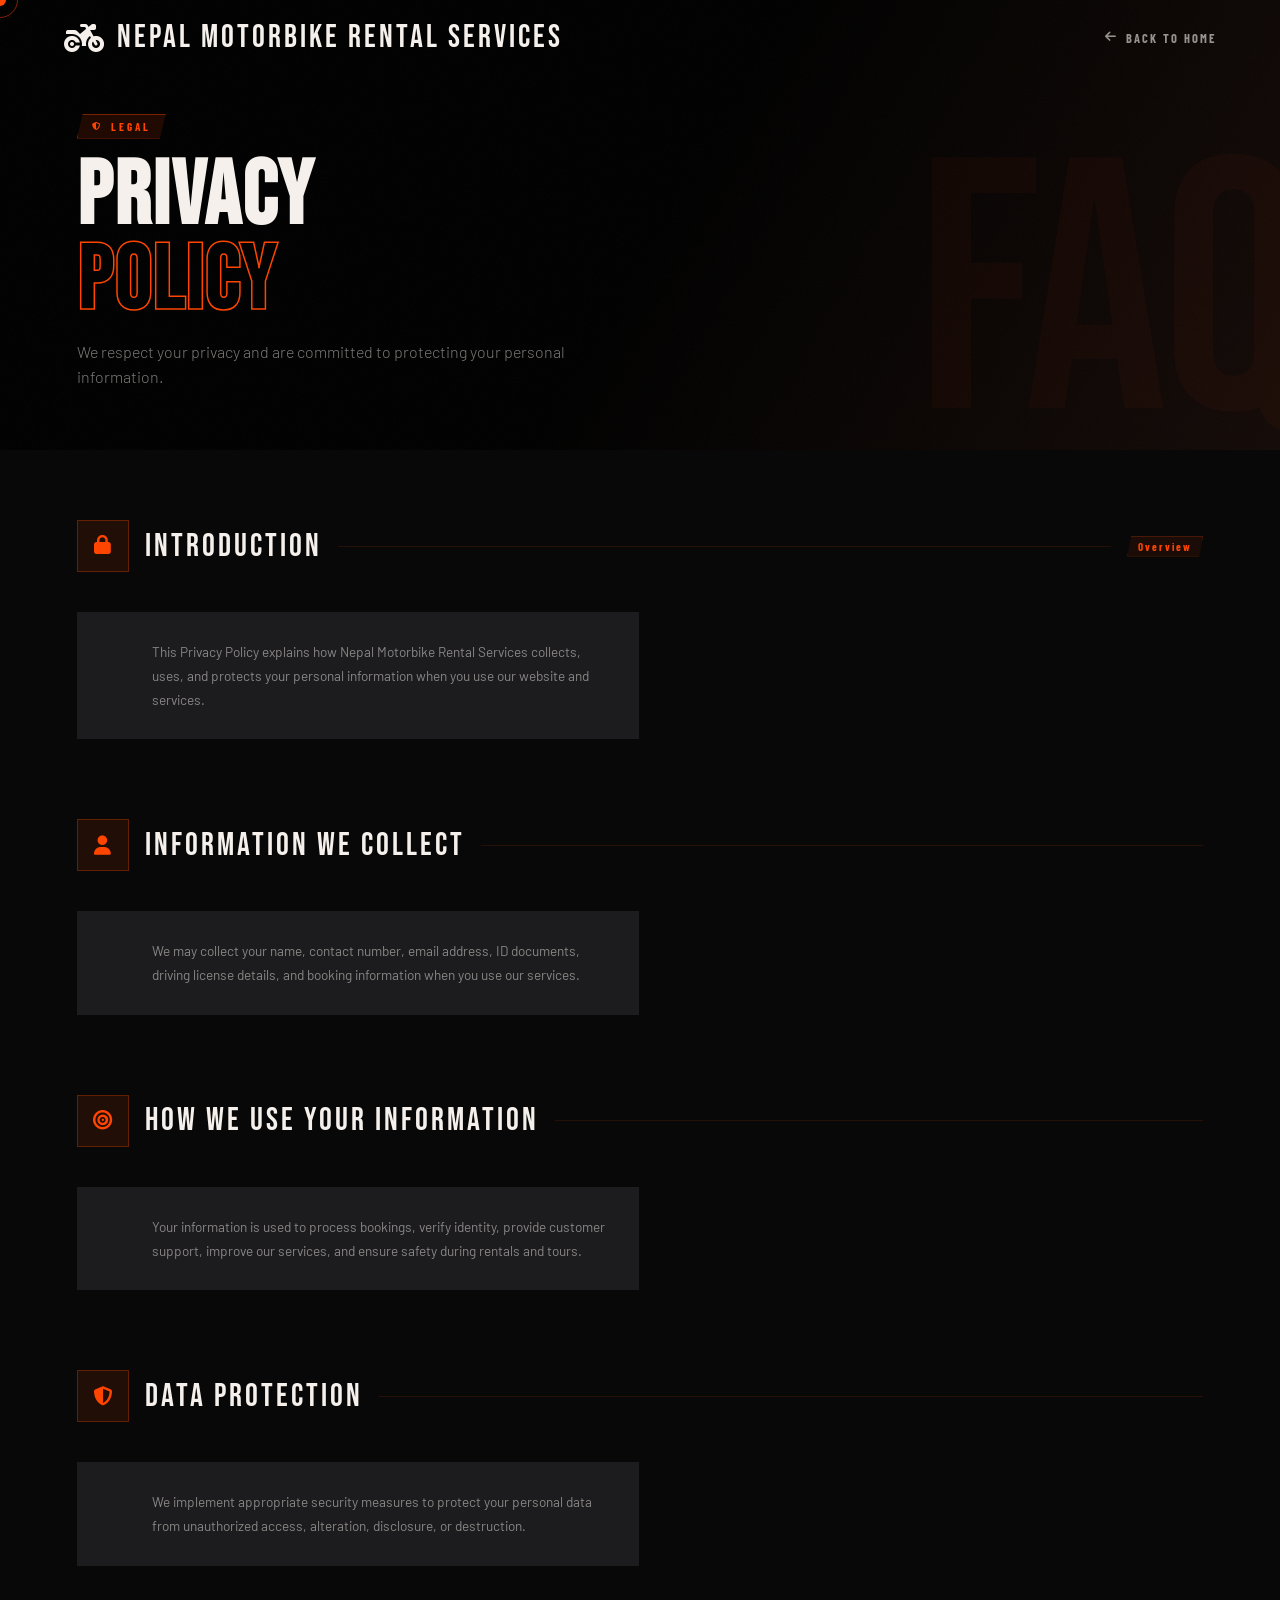
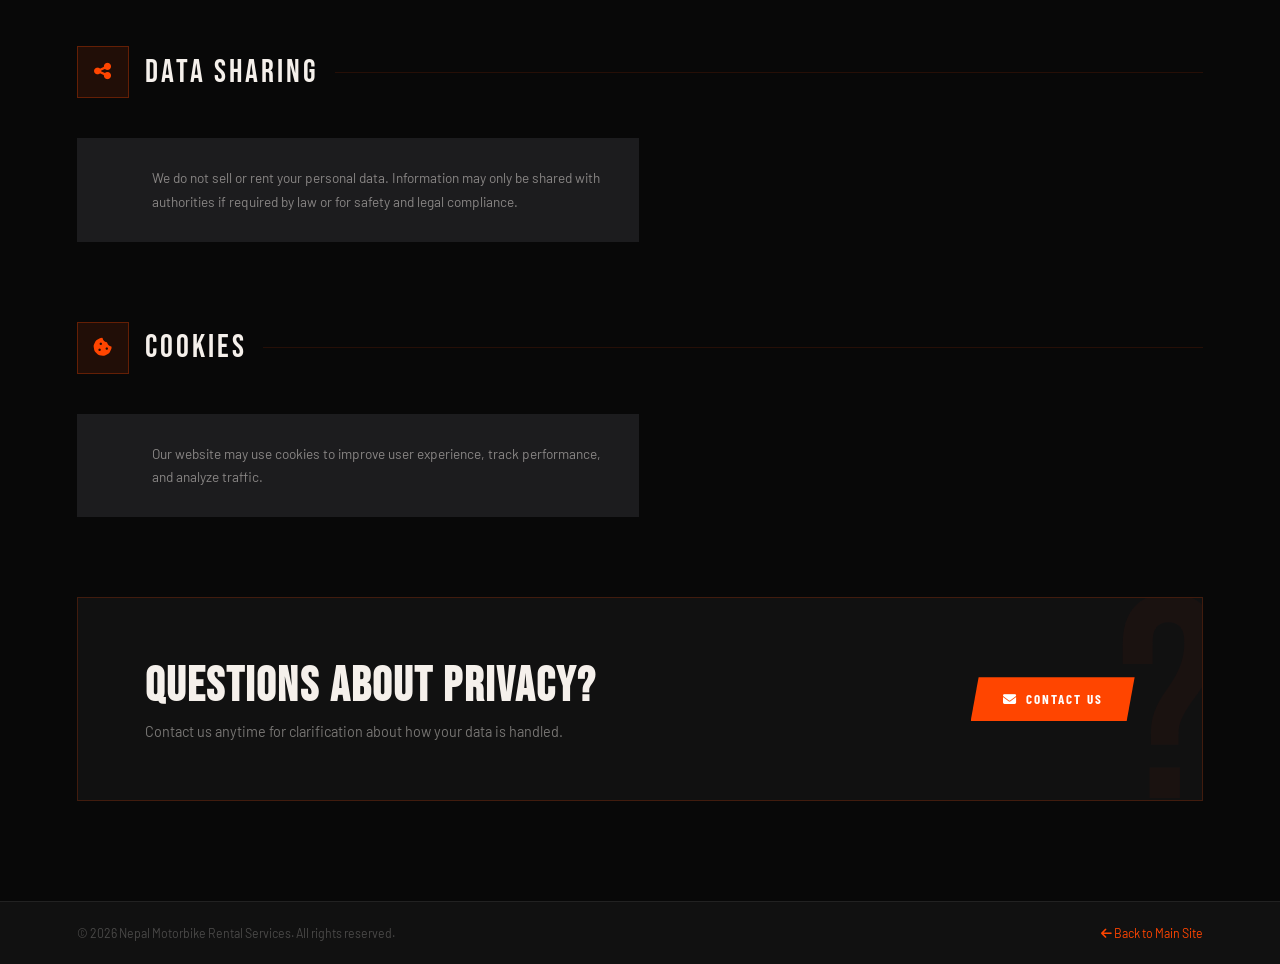
<file: HTML/privacy-policy.html>
<!DOCTYPE html>
<html lang="en">

<head>
  <meta charset="UTF-8">
  <meta name="viewport" content="width=device-width, initial-scale=1.0">
  <title>Privacy Policy — Nepal Motorbike Rental Services</title>

  <link rel="icon" href="https://cdn-icons-png.flaticon.com/512/3774/3774270.png" type="image/x-icon">

  <link href="https://fonts.googleapis.com/css2?family=Bebas+Neue&family=Barlow+Condensed:wght@400;600;700;900&family=Barlow:wght@300;400;500&display=swap" rel="stylesheet">
  <link rel="stylesheet" href="https://cdnjs.cloudflare.com/ajax/libs/font-awesome/6.5.0/css/all.min.css">

  <link rel="stylesheet" href="/CSS/faq.css">
  <script src="/JS/faq.js" defer></script>
  <script async src="https://pagead2.googlesyndication.com/pagead/js/adsbygoogle.js?client=ca-pub-6719220436071788"
     crossorigin="anonymous"></script>
</head>

<body>

  <div id="progress-bar"></div>
  <div class="cursor" id="cursor"></div>
  <div class="cursor-ring" id="cursor-ring"></div>

  <!-- HEADER -->
  <header id="header">
    <a href="/index.html" class="logo">
      <i class="fas fa-motorcycle"></i> Nepal Motorbike Rental Services
    </a>
    <a href="/index.html" class="back-btn">
      <i class="fas fa-arrow-left"></i> Back to Home
    </a>
  </header>

  <!-- HERO -->
  <section class="faq-hero">
    <div class="faq-hero-noise"></div>
    <div class="faq-hero-content">
      <div class="faq-hero-badge">
        <i class="fas fa-shield-alt" style="font-size:0.5rem;"></i> Legal
      </div>
      <h1>Privacy<br><em>Policy</em></h1>
      <p>We respect your privacy and are committed to protecting your personal information.</p>
    </div>
  </section>

  <!-- MAIN -->
  <main class="faq-main">

    <div class="faq-category reveal" id="privacy-intro">
      <div class="faq-category-header">
        <div class="faq-category-icon"><i class="fas fa-lock"></i></div>
        <div>
          <div class="faq-category-title">Introduction</div>
        </div>
        <div class="faq-category-line"></div>
        <div class="faq-category-count">Overview</div>
      </div>
      <div class="faq-grid">
        <div class="faq-card">
          <div class="faq-answer">
            This Privacy Policy explains how Nepal Motorbike Rental Services collects, uses, and protects your
            personal information when you use our website and services.
          </div>
        </div>
      </div>
    </div>

    <div class="faq-category reveal">
      <div class="faq-category-header">
        <div class="faq-category-icon"><i class="fas fa-user"></i></div>
        <div class="faq-category-title">Information We Collect</div>
        <div class="faq-category-line"></div>
      </div>
      <div class="faq-grid">
        <div class="faq-card">
          <div class="faq-answer">
            We may collect your name, contact number, email address, ID documents, driving license details, and
            booking information when you use our services.
          </div>
        </div>
      </div>
    </div>

    <div class="faq-category reveal">
      <div class="faq-category-header">
        <div class="faq-category-icon"><i class="fas fa-bullseye"></i></div>
        <div class="faq-category-title">How We Use Your Information</div>
        <div class="faq-category-line"></div>
      </div>
      <div class="faq-grid">
        <div class="faq-card">
          <div class="faq-answer">
            Your information is used to process bookings, verify identity, provide customer support, improve our
            services, and ensure safety during rentals and tours.
          </div>
        </div>
      </div>
    </div>

    <div class="faq-category reveal">
      <div class="faq-category-header">
        <div class="faq-category-icon"><i class="fas fa-shield-alt"></i></div>
        <div class="faq-category-title">Data Protection</div>
        <div class="faq-category-line"></div>
      </div>
      <div class="faq-grid">
        <div class="faq-card">
          <div class="faq-answer">
            We implement appropriate security measures to protect your personal data from unauthorized access,
            alteration, disclosure, or destruction.
          </div>
        </div>
      </div>
    </div>

    <div class="faq-category reveal">
      <div class="faq-category-header">
        <div class="faq-category-icon"><i class="fas fa-share-alt"></i></div>
        <div class="faq-category-title">Data Sharing</div>
        <div class="faq-category-line"></div>
      </div>
      <div class="faq-grid">
        <div class="faq-card">
          <div class="faq-answer">
            We do not sell or rent your personal data. Information may only be shared with authorities if required by
            law or for safety and legal compliance.
          </div>
        </div>
      </div>
    </div>

    <div class="faq-category reveal">
      <div class="faq-category-header">
        <div class="faq-category-icon"><i class="fas fa-cookie-bite"></i></div>
        <div class="faq-category-title">Cookies</div>
        <div class="faq-category-line"></div>
      </div>
      <div class="faq-grid">
        <div class="faq-card">
          <div class="faq-answer">
            Our website may use cookies to improve user experience, track performance, and analyze traffic.
          </div>
        </div>
      </div>
    </div>

    <div class="faq-cta reveal">
      <div class="faq-cta-text">
        <h3>Questions About Privacy?</h3>
        <p>Contact us anytime for clarification about how your data is handled.</p>
      </div>
      <div class="faq-cta-btns">
        <a href="/HTML/contact.html" class="btn-primary">
          <i class="fas fa-envelope"></i> Contact Us
        </a>
      </div>
    </div>

  </main>

  <!-- FOOTER -->
  <footer class="faq-footer">
    <p>© 2026 Nepal Motorbike Rental Services. All rights reserved.</p>
    <a href="/index.html"><i class="fas fa-arrow-left"></i> Back to Main Site</a>
  </footer>

</body>
</html>
</file>
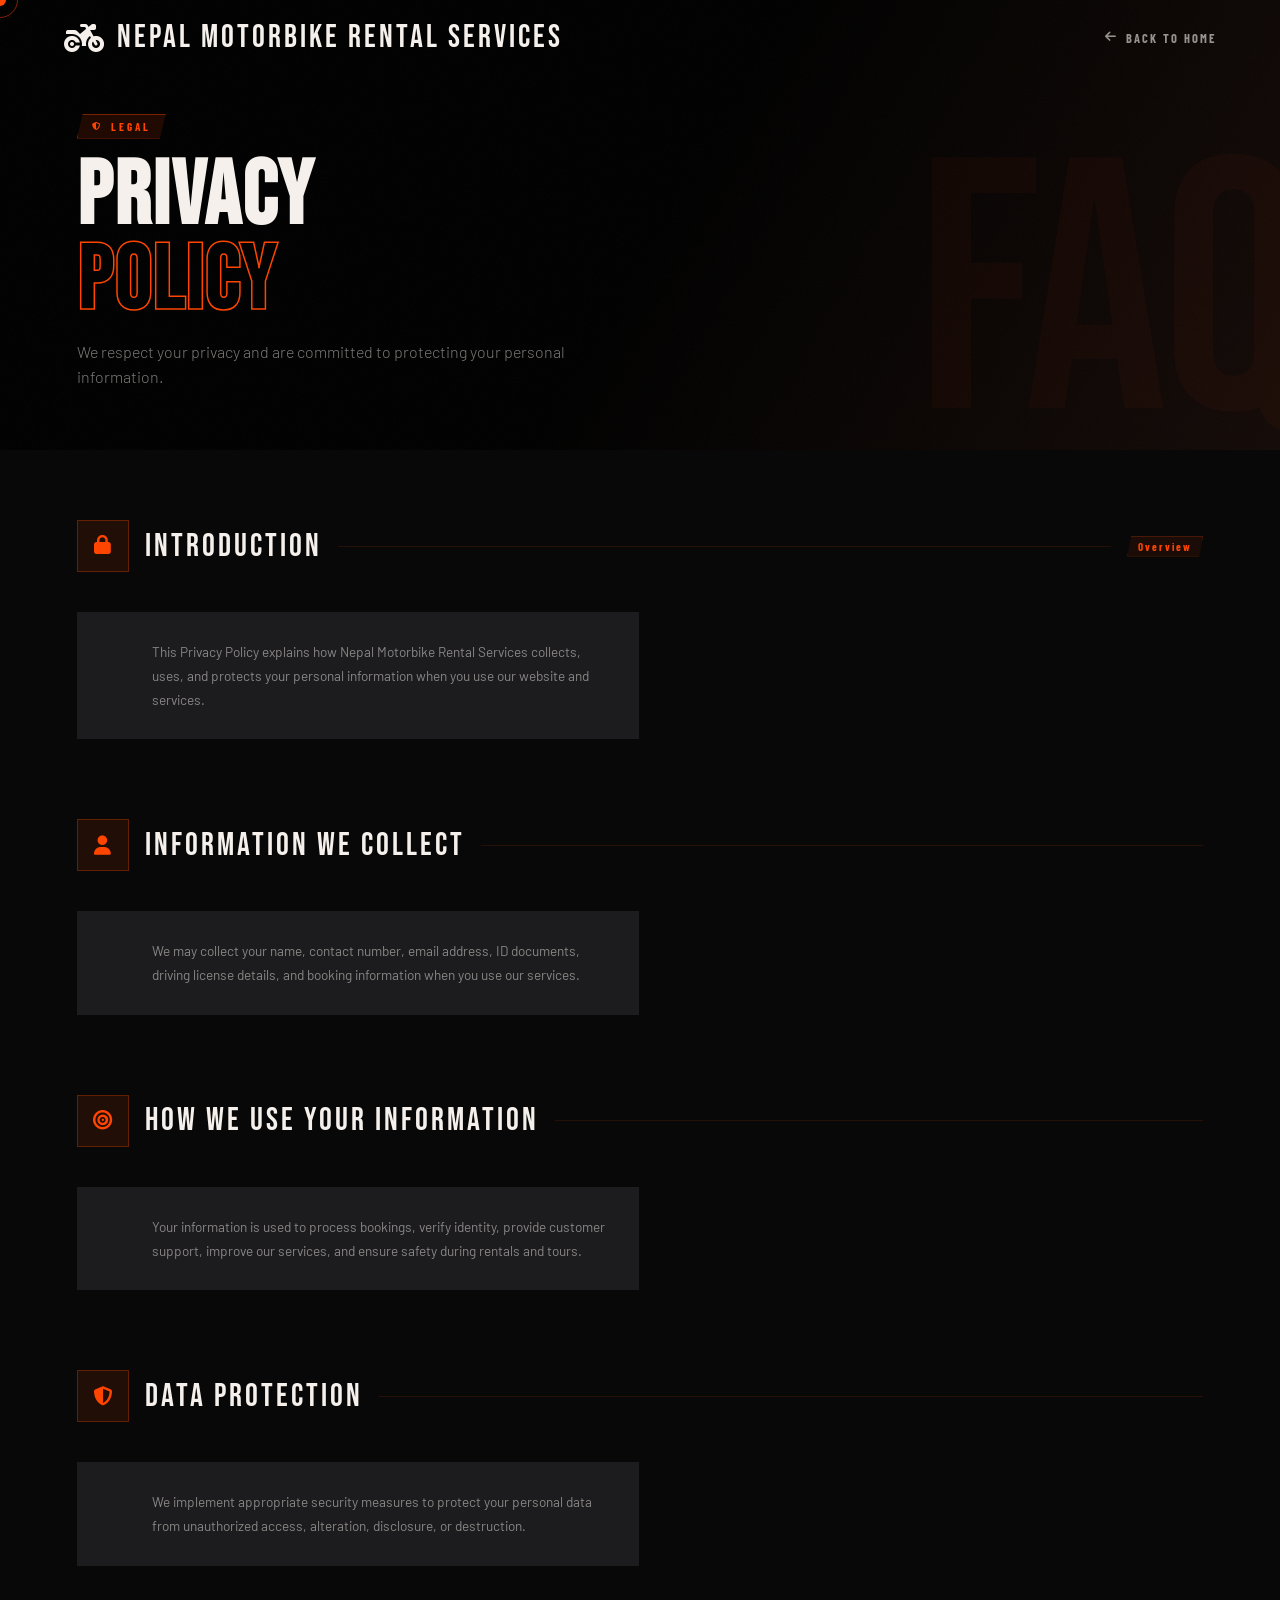
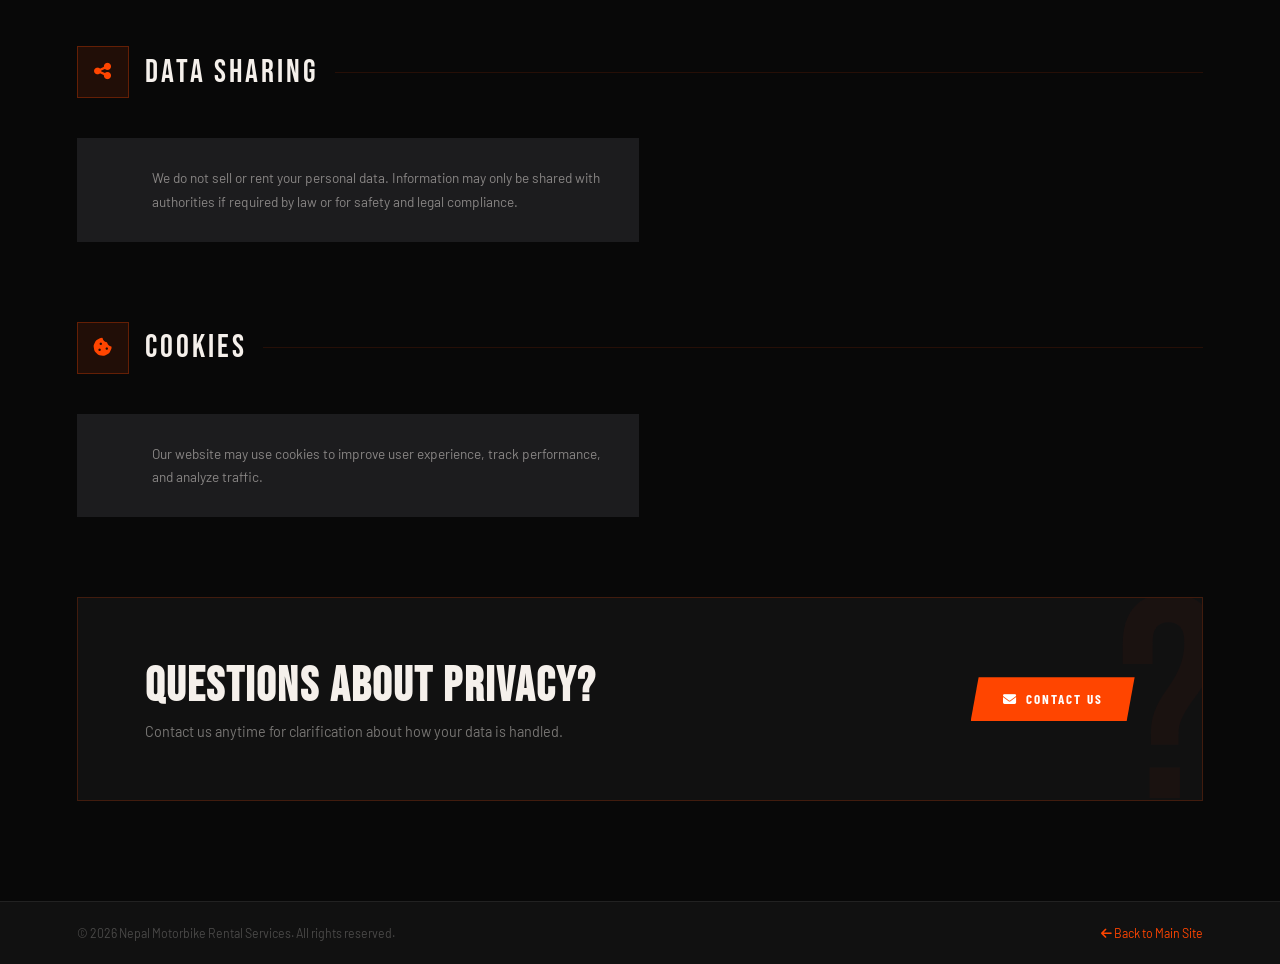
<file: HTML/PrivacyPolicy.html>
<!DOCTYPE html>
<html lang="en">

<head>
  <meta charset="UTF-8">
  <meta name="viewport" content="width=device-width, initial-scale=1.0">
  <title>Privacy Policy — Nepal Motorbike Rental Services</title>

  <link rel="icon" href="https://cdn-icons-png.flaticon.com/512/3774/3774270.png" type="image/x-icon">

  <link href="https://fonts.googleapis.com/css2?family=Bebas+Neue&family=Barlow+Condensed:wght@400;600;700;900&family=Barlow:wght@300;400;500&display=swap" rel="stylesheet">
  <link rel="stylesheet" href="https://cdnjs.cloudflare.com/ajax/libs/font-awesome/6.5.0/css/all.min.css">

  <link rel="stylesheet" href="/CSS/faq.css">
  <script src="/JS/faq.js" defer></script>
  <script async src="https://pagead2.googlesyndication.com/pagead/js/adsbygoogle.js?client=ca-pub-6719220436071788"
     crossorigin="anonymous"></script>
</head>

<body>

  <div id="progress-bar"></div>
  <div class="cursor" id="cursor"></div>
  <div class="cursor-ring" id="cursor-ring"></div>

  <!-- HEADER -->
  <header id="header">
    <a href="/index.html" class="logo">
      <i class="fas fa-motorcycle"></i> Nepal Motorbike Rental Services
    </a>
    <a href="/index.html" class="back-btn">
      <i class="fas fa-arrow-left"></i> Back to Home
    </a>
  </header>

  <!-- HERO -->
  <section class="faq-hero">
    <div class="faq-hero-noise"></div>
    <div class="faq-hero-content">
      <div class="faq-hero-badge">
        <i class="fas fa-shield-alt" style="font-size:0.5rem;"></i> Legal
      </div>
      <h1>Privacy<br><em>Policy</em></h1>
      <p>We respect your privacy and are committed to protecting your personal information.</p>
    </div>
  </section>

  <!-- MAIN -->
  <main class="faq-main">

    <div class="faq-category reveal" id="privacy-intro">
      <div class="faq-category-header">
        <div class="faq-category-icon"><i class="fas fa-lock"></i></div>
        <div>
          <div class="faq-category-title">Introduction</div>
        </div>
        <div class="faq-category-line"></div>
        <div class="faq-category-count">Overview</div>
      </div>
      <div class="faq-grid">
        <div class="faq-card">
          <div class="faq-answer">
            This Privacy Policy explains how Nepal Motorbike Rental Services collects, uses, and protects your
            personal information when you use our website and services.
          </div>
        </div>
      </div>
    </div>

    <div class="faq-category reveal">
      <div class="faq-category-header">
        <div class="faq-category-icon"><i class="fas fa-user"></i></div>
        <div class="faq-category-title">Information We Collect</div>
        <div class="faq-category-line"></div>
      </div>
      <div class="faq-grid">
        <div class="faq-card">
          <div class="faq-answer">
            We may collect your name, contact number, email address, ID documents, driving license details, and
            booking information when you use our services.
          </div>
        </div>
      </div>
    </div>

    <div class="faq-category reveal">
      <div class="faq-category-header">
        <div class="faq-category-icon"><i class="fas fa-bullseye"></i></div>
        <div class="faq-category-title">How We Use Your Information</div>
        <div class="faq-category-line"></div>
      </div>
      <div class="faq-grid">
        <div class="faq-card">
          <div class="faq-answer">
            Your information is used to process bookings, verify identity, provide customer support, improve our
            services, and ensure safety during rentals and tours.
          </div>
        </div>
      </div>
    </div>

    <div class="faq-category reveal">
      <div class="faq-category-header">
        <div class="faq-category-icon"><i class="fas fa-shield-alt"></i></div>
        <div class="faq-category-title">Data Protection</div>
        <div class="faq-category-line"></div>
      </div>
      <div class="faq-grid">
        <div class="faq-card">
          <div class="faq-answer">
            We implement appropriate security measures to protect your personal data from unauthorized access,
            alteration, disclosure, or destruction.
          </div>
        </div>
      </div>
    </div>

    <div class="faq-category reveal">
      <div class="faq-category-header">
        <div class="faq-category-icon"><i class="fas fa-share-alt"></i></div>
        <div class="faq-category-title">Data Sharing</div>
        <div class="faq-category-line"></div>
      </div>
      <div class="faq-grid">
        <div class="faq-card">
          <div class="faq-answer">
            We do not sell or rent your personal data. Information may only be shared with authorities if required by
            law or for safety and legal compliance.
          </div>
        </div>
      </div>
    </div>

    <div class="faq-category reveal">
      <div class="faq-category-header">
        <div class="faq-category-icon"><i class="fas fa-cookie-bite"></i></div>
        <div class="faq-category-title">Cookies</div>
        <div class="faq-category-line"></div>
      </div>
      <div class="faq-grid">
        <div class="faq-card">
          <div class="faq-answer">
            Our website may use cookies to improve user experience, track performance, and analyze traffic.
          </div>
        </div>
      </div>
    </div>

    <div class="faq-cta reveal">
      <div class="faq-cta-text">
        <h3>Questions About Privacy?</h3>
        <p>Contact us anytime for clarification about how your data is handled.</p>
      </div>
      <div class="faq-cta-btns">
        <a href="/HTML/contact.html" class="btn-primary">
          <i class="fas fa-envelope"></i> Contact Us
        </a>
      </div>
    </div>

  </main>

  <!-- FOOTER -->
  <footer class="faq-footer">
    <p>© 2026 Nepal Motorbike Rental Services. All rights reserved.</p>
    <a href="/index.html"><i class="fas fa-arrow-left"></i> Back to Main Site</a>
  </footer>

</body>
</html>
</file>
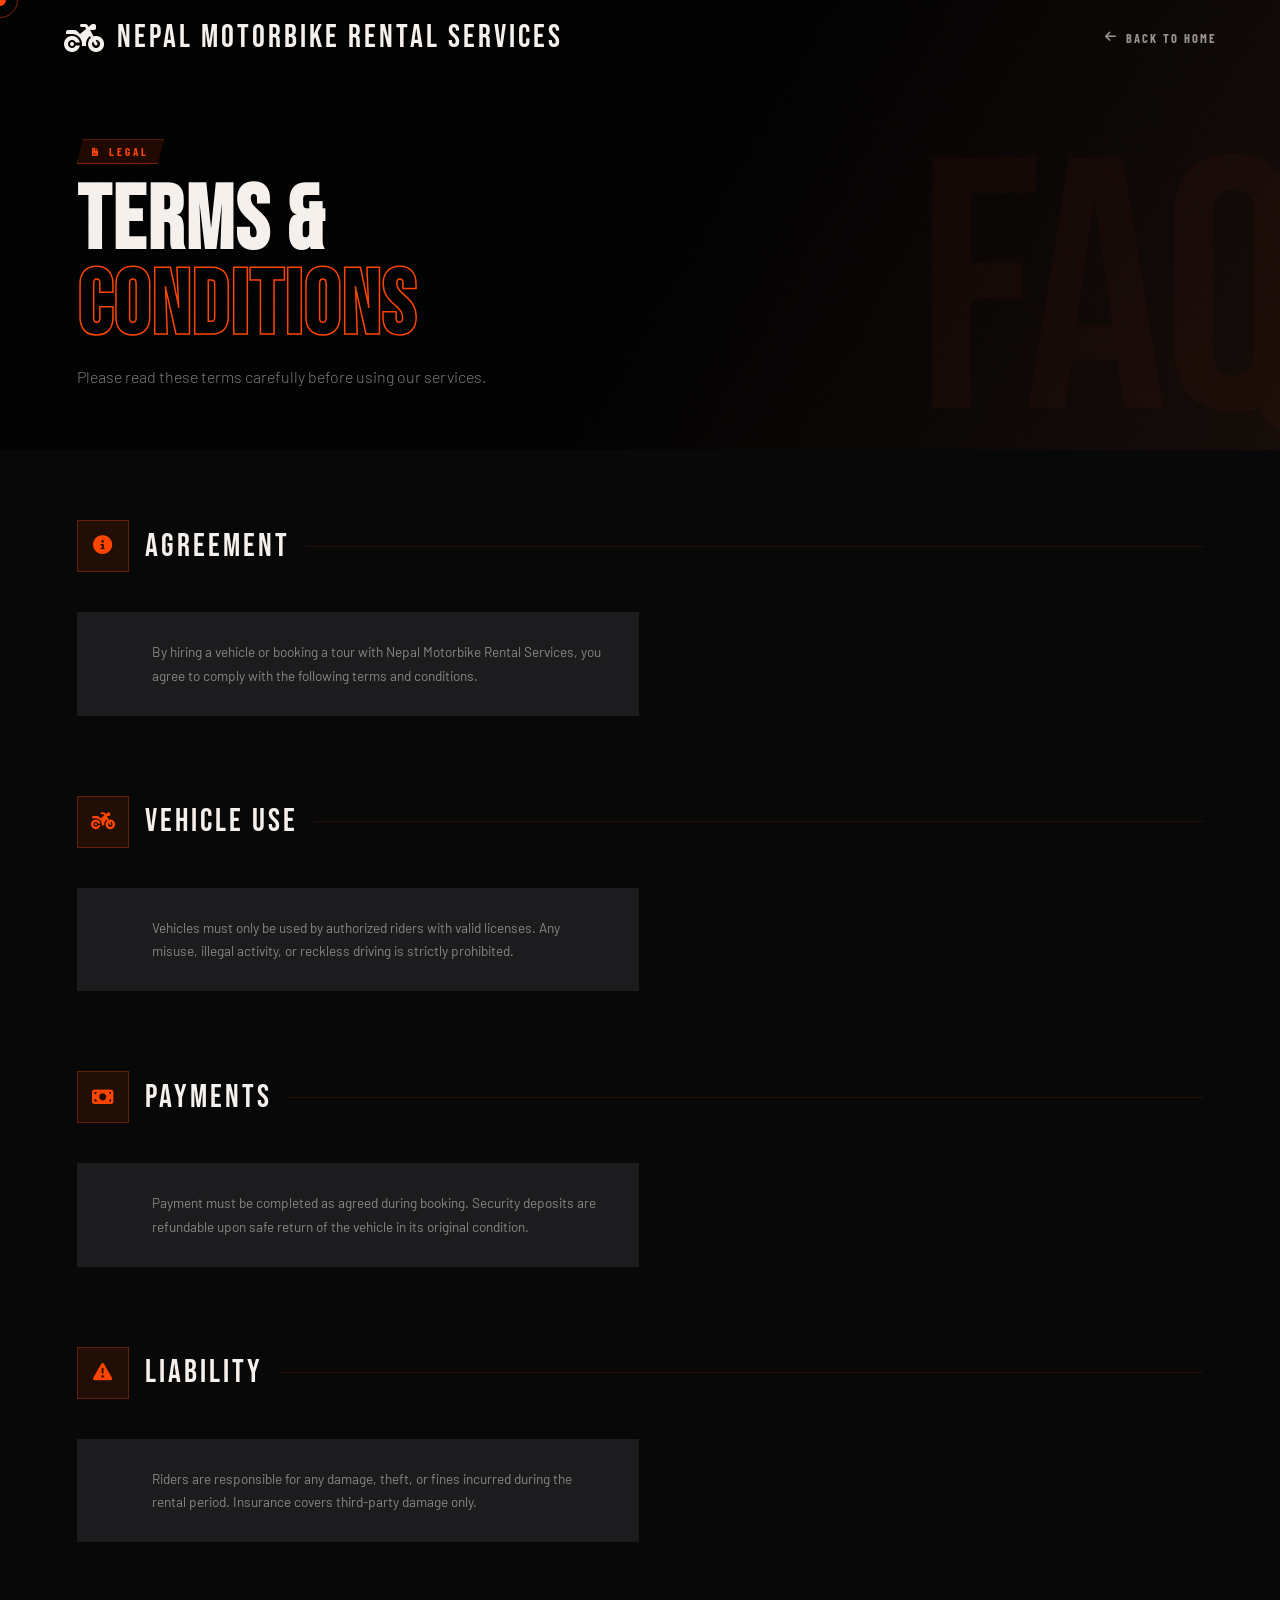
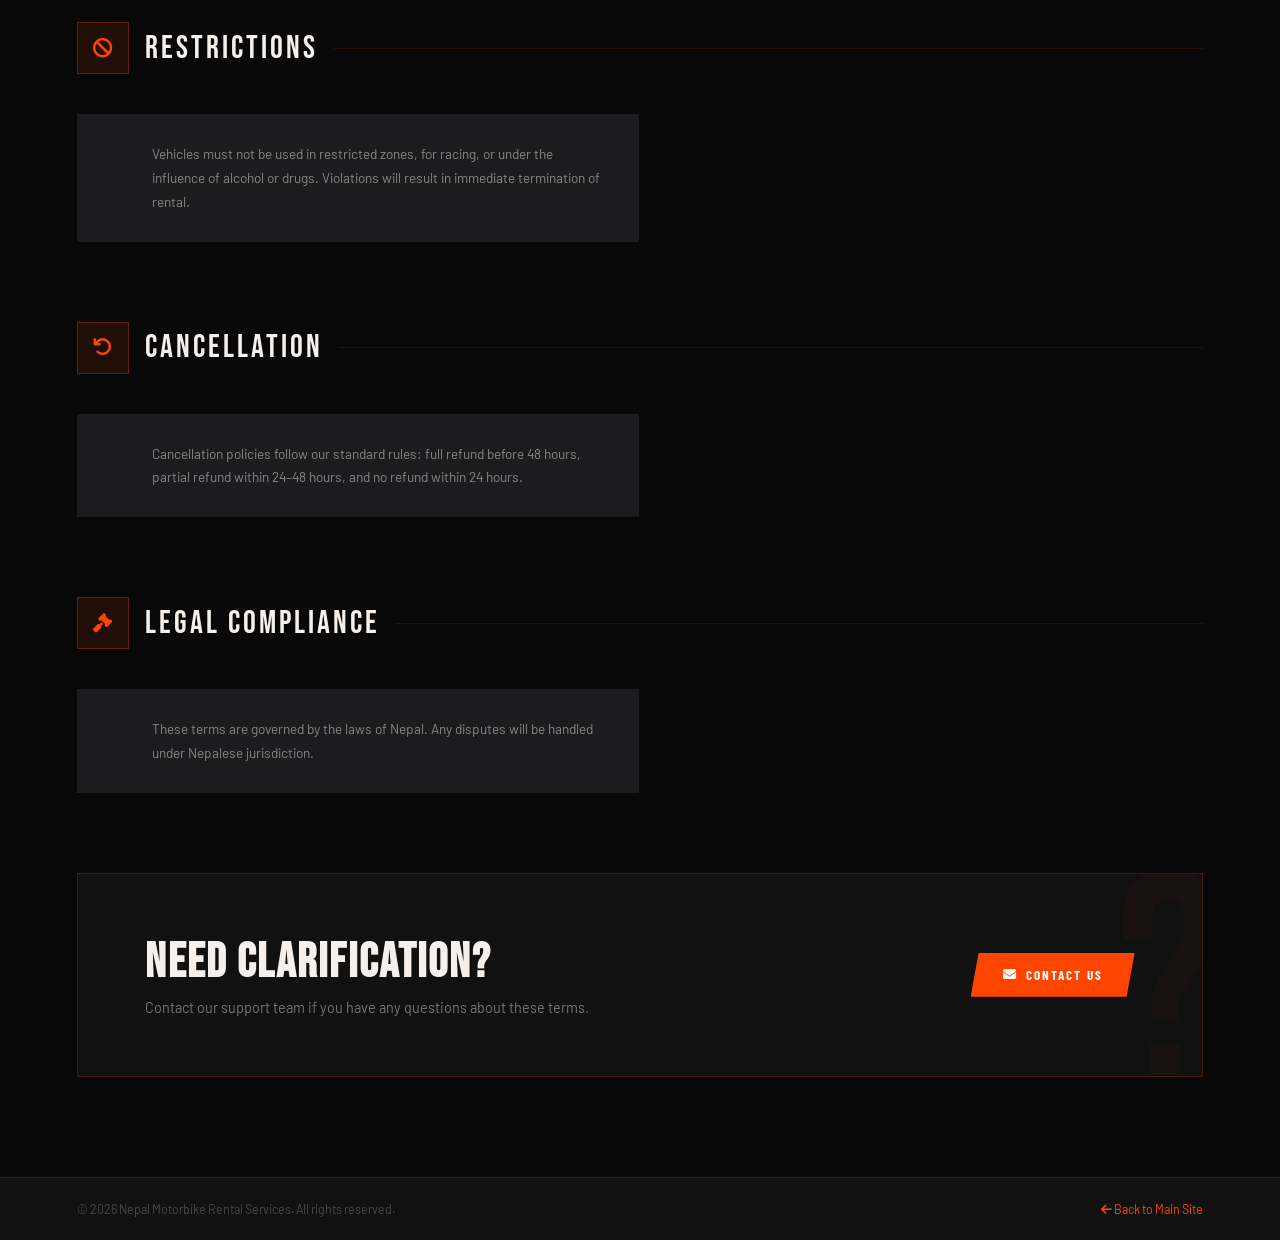
<file: HTML/terms-conditions.html>
<!DOCTYPE html>
<html lang="en">

<head>
  <meta charset="UTF-8">
  <meta name="viewport" content="width=device-width, initial-scale=1.0">
  <title>Terms & Conditions — Nepal Motorbike Rental Services</title>

  <link rel="icon" href="https://cdn-icons-png.flaticon.com/512/3774/3774270.png" type="image/x-icon">

  <link href="https://fonts.googleapis.com/css2?family=Bebas+Neue&family=Barlow+Condensed:wght@400;600;700;900&family=Barlow:wght@300;400;500&display=swap" rel="stylesheet">
  <link rel="stylesheet" href="https://cdnjs.cloudflare.com/ajax/libs/font-awesome/6.5.0/css/all.min.css">

  <link rel="stylesheet" href="/CSS/faq.css">
  <script src="/JS/faq.js" defer></script>
  <script async src="https://pagead2.googlesyndication.com/pagead/js/adsbygoogle.js?client=ca-pub-6719220436071788"
     crossorigin="anonymous"></script>
</head>

<body>

  <div id="progress-bar"></div>
  <div class="cursor" id="cursor"></div>
  <div class="cursor-ring" id="cursor-ring"></div>

  <!-- HEADER -->
  <header id="header">
    <a href="/index.html" class="logo">
      <i class="fas fa-motorcycle"></i> Nepal Motorbike Rental Services
    </a>
    <a href="/index.html" class="back-btn">
      <i class="fas fa-arrow-left"></i> Back to Home
    </a>
  </header>

  <!-- HERO -->
  <section class="faq-hero">
    <div class="faq-hero-noise"></div>
    <div class="faq-hero-content">
      <div class="faq-hero-badge">
        <i class="fas fa-file-contract" style="font-size:0.5rem;"></i> Legal
      </div>
      <h1>Terms &<br><em>Conditions</em></h1>
      <p>Please read these terms carefully before using our services.</p>
    </div>
  </section>

  <!-- MAIN -->
  <main class="faq-main">

    <div class="faq-category reveal">
      <div class="faq-category-header">
        <div class="faq-category-icon"><i class="fas fa-info-circle"></i></div>
        <div class="faq-category-title">Agreement</div>
        <div class="faq-category-line"></div>
      </div>
      <div class="faq-grid">
        <div class="faq-card">
          <div class="faq-answer">
            By hiring a vehicle or booking a tour with Nepal Motorbike Rental Services, you agree to comply with the
            following terms and conditions.
          </div>
        </div>
      </div>
    </div>

    <div class="faq-category reveal">
      <div class="faq-category-header">
        <div class="faq-category-icon"><i class="fas fa-motorcycle"></i></div>
        <div class="faq-category-title">Vehicle Use</div>
        <div class="faq-category-line"></div>
      </div>
      <div class="faq-grid">
        <div class="faq-card">
          <div class="faq-answer">
            Vehicles must only be used by authorized riders with valid licenses. Any misuse, illegal activity, or
            reckless driving is strictly prohibited.
          </div>
        </div>
      </div>
    </div>

    <div class="faq-category reveal">
      <div class="faq-category-header">
        <div class="faq-category-icon"><i class="fas fa-money-bill"></i></div>
        <div class="faq-category-title">Payments</div>
        <div class="faq-category-line"></div>
      </div>
      <div class="faq-grid">
        <div class="faq-card">
          <div class="faq-answer">
            Payment must be completed as agreed during booking. Security deposits are refundable upon safe return of
            the vehicle in its original condition.
          </div>
        </div>
      </div>
    </div>

    <div class="faq-category reveal">
      <div class="faq-category-header">
        <div class="faq-category-icon"><i class="fas fa-exclamation-triangle"></i></div>
        <div class="faq-category-title">Liability</div>
        <div class="faq-category-line"></div>
      </div>
      <div class="faq-grid">
        <div class="faq-card">
          <div class="faq-answer">
            Riders are responsible for any damage, theft, or fines incurred during the rental period. Insurance covers
            third-party damage only.
          </div>
        </div>
      </div>
    </div>

    <div class="faq-category reveal">
      <div class="faq-category-header">
        <div class="faq-category-icon"><i class="fas fa-ban"></i></div>
        <div class="faq-category-title">Restrictions</div>
        <div class="faq-category-line"></div>
      </div>
      <div class="faq-grid">
        <div class="faq-card">
          <div class="faq-answer">
            Vehicles must not be used in restricted zones, for racing, or under the influence of alcohol or drugs.
            Violations will result in immediate termination of rental.
          </div>
        </div>
      </div>
    </div>

    <div class="faq-category reveal">
      <div class="faq-category-header">
        <div class="faq-category-icon"><i class="fas fa-undo"></i></div>
        <div class="faq-category-title">Cancellation</div>
        <div class="faq-category-line"></div>
      </div>
      <div class="faq-grid">
        <div class="faq-card">
          <div class="faq-answer">
            Cancellation policies follow our standard rules: full refund before 48 hours, partial refund within 24–48
            hours, and no refund within 24 hours.
          </div>
        </div>
      </div>
    </div>

    <div class="faq-category reveal">
      <div class="faq-category-header">
        <div class="faq-category-icon"><i class="fas fa-gavel"></i></div>
        <div class="faq-category-title">Legal Compliance</div>
        <div class="faq-category-line"></div>
      </div>
      <div class="faq-grid">
        <div class="faq-card">
          <div class="faq-answer">
            These terms are governed by the laws of Nepal. Any disputes will be handled under Nepalese jurisdiction.
          </div>
        </div>
      </div>
    </div>

    <div class="faq-cta reveal">
      <div class="faq-cta-text">
        <h3>Need Clarification?</h3>
        <p>Contact our support team if you have any questions about these terms.</p>
      </div>
      <div class="faq-cta-btns">
        <a href="/HTML/contact.html" class="btn-primary">
          <i class="fas fa-envelope"></i> Contact Us
        </a>
      </div>
    </div>

  </main>

  <!-- FOOTER -->
  <footer class="faq-footer">
    <p>© 2026 Nepal Motorbike Rental Services. All rights reserved.</p>
    <a href="/index.html"><i class="fas fa-arrow-left"></i> Back to Main Site</a>
  </footer>

</body>
</html>
</file>
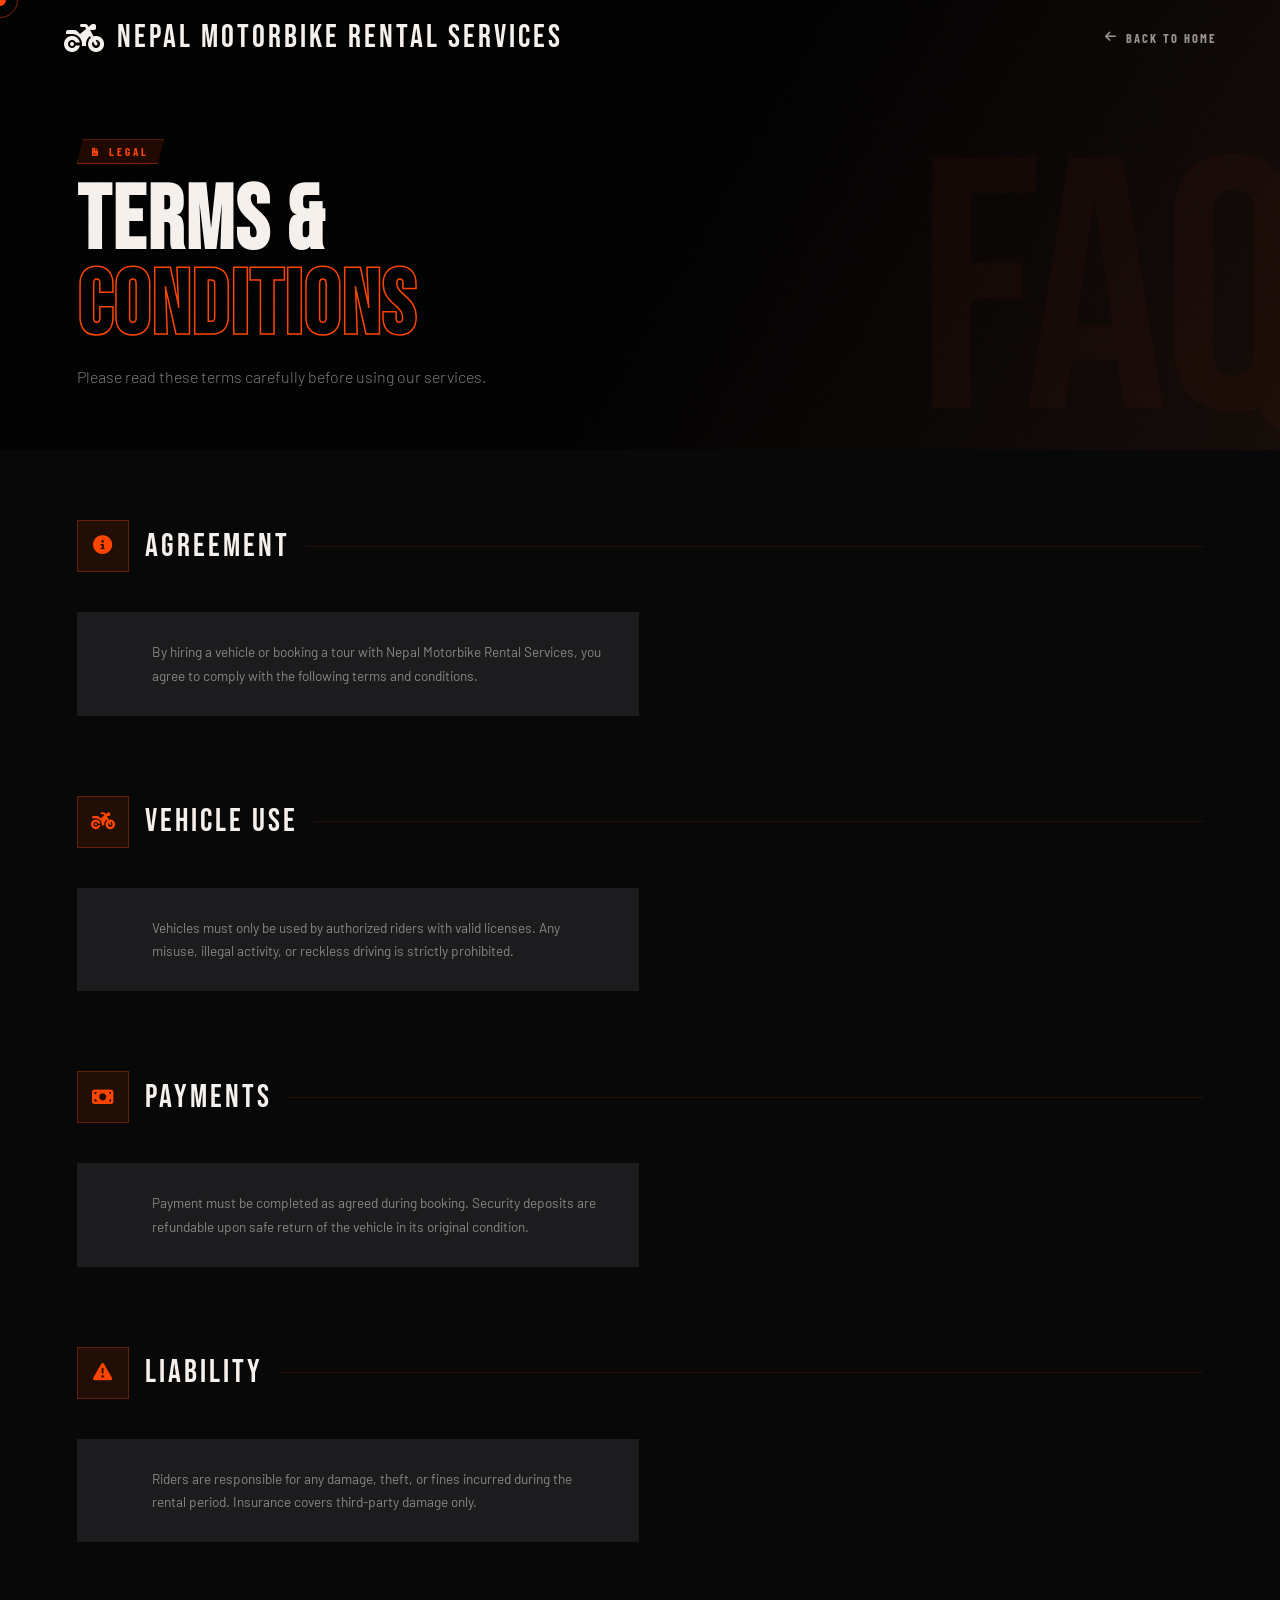
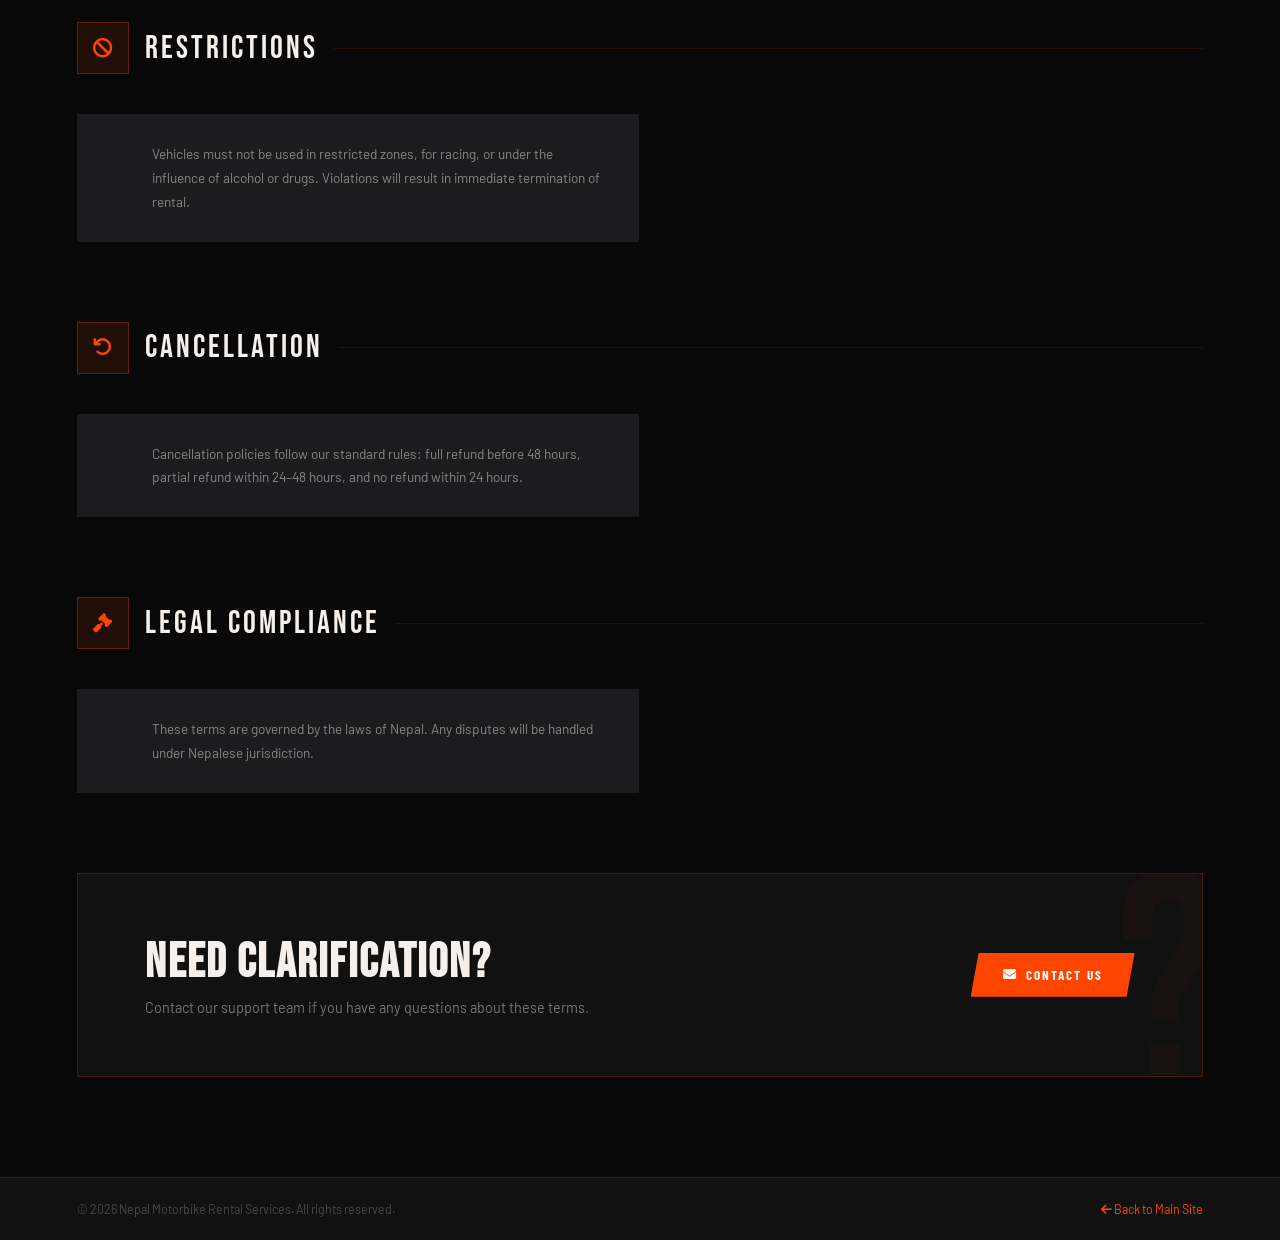
<file: HTML/TermsConditions.html>
<!DOCTYPE html>
<html lang="en">

<head>
  <meta charset="UTF-8">
  <meta name="viewport" content="width=device-width, initial-scale=1.0">
  <title>Terms & Conditions — Nepal Motorbike Rental Services</title>

  <link rel="icon" href="https://cdn-icons-png.flaticon.com/512/3774/3774270.png" type="image/x-icon">

  <link href="https://fonts.googleapis.com/css2?family=Bebas+Neue&family=Barlow+Condensed:wght@400;600;700;900&family=Barlow:wght@300;400;500&display=swap" rel="stylesheet">
  <link rel="stylesheet" href="https://cdnjs.cloudflare.com/ajax/libs/font-awesome/6.5.0/css/all.min.css">

  <link rel="stylesheet" href="/CSS/faq.css">
  <script src="/JS/faq.js" defer></script>
  <script async src="https://pagead2.googlesyndication.com/pagead/js/adsbygoogle.js?client=ca-pub-6719220436071788"
     crossorigin="anonymous"></script>
</head>

<body>

  <div id="progress-bar"></div>
  <div class="cursor" id="cursor"></div>
  <div class="cursor-ring" id="cursor-ring"></div>

  <!-- HEADER -->
  <header id="header">
    <a href="/index.html" class="logo">
      <i class="fas fa-motorcycle"></i> Nepal Motorbike Rental Services
    </a>
    <a href="/index.html" class="back-btn">
      <i class="fas fa-arrow-left"></i> Back to Home
    </a>
  </header>

  <!-- HERO -->
  <section class="faq-hero">
    <div class="faq-hero-noise"></div>
    <div class="faq-hero-content">
      <div class="faq-hero-badge">
        <i class="fas fa-file-contract" style="font-size:0.5rem;"></i> Legal
      </div>
      <h1>Terms &<br><em>Conditions</em></h1>
      <p>Please read these terms carefully before using our services.</p>
    </div>
  </section>

  <!-- MAIN -->
  <main class="faq-main">

    <div class="faq-category reveal">
      <div class="faq-category-header">
        <div class="faq-category-icon"><i class="fas fa-info-circle"></i></div>
        <div class="faq-category-title">Agreement</div>
        <div class="faq-category-line"></div>
      </div>
      <div class="faq-grid">
        <div class="faq-card">
          <div class="faq-answer">
            By hiring a vehicle or booking a tour with Nepal Motorbike Rental Services, you agree to comply with the
            following terms and conditions.
          </div>
        </div>
      </div>
    </div>

    <div class="faq-category reveal">
      <div class="faq-category-header">
        <div class="faq-category-icon"><i class="fas fa-motorcycle"></i></div>
        <div class="faq-category-title">Vehicle Use</div>
        <div class="faq-category-line"></div>
      </div>
      <div class="faq-grid">
        <div class="faq-card">
          <div class="faq-answer">
            Vehicles must only be used by authorized riders with valid licenses. Any misuse, illegal activity, or
            reckless driving is strictly prohibited.
          </div>
        </div>
      </div>
    </div>

    <div class="faq-category reveal">
      <div class="faq-category-header">
        <div class="faq-category-icon"><i class="fas fa-money-bill"></i></div>
        <div class="faq-category-title">Payments</div>
        <div class="faq-category-line"></div>
      </div>
      <div class="faq-grid">
        <div class="faq-card">
          <div class="faq-answer">
            Payment must be completed as agreed during booking. Security deposits are refundable upon safe return of
            the vehicle in its original condition.
          </div>
        </div>
      </div>
    </div>

    <div class="faq-category reveal">
      <div class="faq-category-header">
        <div class="faq-category-icon"><i class="fas fa-exclamation-triangle"></i></div>
        <div class="faq-category-title">Liability</div>
        <div class="faq-category-line"></div>
      </div>
      <div class="faq-grid">
        <div class="faq-card">
          <div class="faq-answer">
            Riders are responsible for any damage, theft, or fines incurred during the rental period. Insurance covers
            third-party damage only.
          </div>
        </div>
      </div>
    </div>

    <div class="faq-category reveal">
      <div class="faq-category-header">
        <div class="faq-category-icon"><i class="fas fa-ban"></i></div>
        <div class="faq-category-title">Restrictions</div>
        <div class="faq-category-line"></div>
      </div>
      <div class="faq-grid">
        <div class="faq-card">
          <div class="faq-answer">
            Vehicles must not be used in restricted zones, for racing, or under the influence of alcohol or drugs.
            Violations will result in immediate termination of rental.
          </div>
        </div>
      </div>
    </div>

    <div class="faq-category reveal">
      <div class="faq-category-header">
        <div class="faq-category-icon"><i class="fas fa-undo"></i></div>
        <div class="faq-category-title">Cancellation</div>
        <div class="faq-category-line"></div>
      </div>
      <div class="faq-grid">
        <div class="faq-card">
          <div class="faq-answer">
            Cancellation policies follow our standard rules: full refund before 48 hours, partial refund within 24–48
            hours, and no refund within 24 hours.
          </div>
        </div>
      </div>
    </div>

    <div class="faq-category reveal">
      <div class="faq-category-header">
        <div class="faq-category-icon"><i class="fas fa-gavel"></i></div>
        <div class="faq-category-title">Legal Compliance</div>
        <div class="faq-category-line"></div>
      </div>
      <div class="faq-grid">
        <div class="faq-card">
          <div class="faq-answer">
            These terms are governed by the laws of Nepal. Any disputes will be handled under Nepalese jurisdiction.
          </div>
        </div>
      </div>
    </div>

    <div class="faq-cta reveal">
      <div class="faq-cta-text">
        <h3>Need Clarification?</h3>
        <p>Contact our support team if you have any questions about these terms.</p>
      </div>
      <div class="faq-cta-btns">
        <a href="/HTML/contact.html" class="btn-primary">
          <i class="fas fa-envelope"></i> Contact Us
        </a>
      </div>
    </div>

  </main>

  <!-- FOOTER -->
  <footer class="faq-footer">
    <p>© 2026 Nepal Motorbike Rental Services. All rights reserved.</p>
    <a href="/index.html"><i class="fas fa-arrow-left"></i> Back to Main Site</a>
  </footer>

</body>
</html>
</file>
<file: CSS/contact.css>
:root {
            --fire: #FF4500;
            --amber: #FF8C00;
            --white: #F5F0EB;
            --black: #080808;
            --carbon: #111111;
            --steel: #1C1C1E;
            --smoke: #2a2a2a;
            --muted: #888;
            --success: #22c55e;
            --error: #ef4444;
        }

        *, *::before, *::after { margin: 0; padding: 0; box-sizing: border-box; }
        html { scroll-behavior: smooth; }
        body {
            background: var(--black);
            color: var(--white);
            font-family: 'Barlow', sans-serif;
            overflow-x: hidden;
            cursor: none;
        }

        /* ══ CURSOR ══ */
        .cursor {
            width: 12px; height: 12px; background: var(--fire);
            border-radius: 50%; position: fixed; pointer-events: none;
            z-index: 99999; transform: translate(-50%, -50%);
            transition: width 0.2s, height 0.2s; mix-blend-mode: screen;
        }
        .cursor-ring {
            width: 36px; height: 36px; border: 1.5px solid rgba(255,69,0,0.5);
            border-radius: 50%; position: fixed; pointer-events: none; z-index: 99998;
            transform: translate(-50%, -50%);
            transition: left 0.12s ease, top 0.12s ease, width 0.2s, height 0.2s;
        }

        /* ══ PROGRESS BAR ══ */
        #progress-bar {
            position: fixed; top: 0; left: 0; height: 3px;
            background: linear-gradient(90deg, var(--fire), var(--amber));
            z-index: 9999; width: 0%; transition: width 0.1s;
        }

        /* ══ HEADER ══ */
        header {
            position: fixed; top: 0; width: 100%; height: 75px;
            display: flex; justify-content: space-between; align-items: center;
            padding: 0 5%; z-index: 1000; transition: background 0.5s;
        }
        header.scrolled {
            background: rgba(8,8,8,0.92);
            backdrop-filter: blur(14px);
            border-bottom: 1px solid rgba(255,69,0,0.15);
        }
        .logo {
            font-family: 'Bebas Neue', cursive; font-size: 2rem; letter-spacing: 3px;
            color: var(--white); display: flex; align-items: center; gap: 10px; text-decoration: none;
        }
        .logo span { color: var(--fire); }
        .nav-links { display: flex; gap: 28px; list-style: none; }
        .nav-links a {
            font-family: 'Barlow Condensed', sans-serif; font-weight: 600; font-size: 0.78rem;
            letter-spacing: 2px; text-transform: uppercase; color: rgba(245,240,235,0.6);
            text-decoration: none; transition: color 0.3s; position: relative;
        }
        .nav-links a::after {
            content: ''; position: absolute; bottom: -3px; left: 0;
            width: 0; height: 1.5px; background: var(--fire); transition: width 0.3s;
        }
        .nav-links a:hover { color: var(--white); }
        .nav-links a:hover::after, .nav-links a.active::after { width: 100%; }
        .nav-links a.active { color: var(--white); }
        .menu-btn {
            display: flex; align-items: center; gap: 10px;
            background: var(--fire); color: white; border: none; padding: 10px 22px;
            font-family: 'Barlow Condensed', sans-serif; font-weight: 700; font-size: 0.8rem;
            letter-spacing: 2px; text-transform: uppercase; cursor: pointer;
            clip-path: polygon(8px 0%, 100% 0%, calc(100% - 8px) 100%, 0% 100%);
            transition: background 0.3s, transform 0.2s;
        }
        .menu-btn:hover { background: var(--amber); transform: scale(1.04); }
        .menu-btn .hamburger-lines { display: flex; flex-direction: column; gap: 4px; }
        .menu-btn .hamburger-lines div { width: 16px; height: 2px; background: white; border-radius: 1px; }

        /* ══ SIDEBAR ══ */
        .sidebar-overlay {
            position: fixed; inset: 0; background: rgba(0,0,0,0.75);
            backdrop-filter: blur(4px); display: none; z-index: 1500;
        }
        .sidebar-overlay.active { display: block; }
        .sidebar {
            position: fixed; top: 0; right: -350px; width: 320px; height: 100vh;
            background: var(--carbon); z-index: 2000; padding: 0;
            transition: right 0.5s cubic-bezier(0.16,1,0.3,1);
            border-left: 1px solid rgba(255,69,0,0.2);
            display: flex; flex-direction: column; overflow: hidden;
        }
        .sidebar.active { right: 0; }
        .sidebar-top {
            background: var(--fire); padding: 30px 35px;
            display: flex; justify-content: space-between; align-items: center;
        }
        .sidebar-logo { font-family: 'Bebas Neue', cursive; font-size: 1.8rem; letter-spacing: 3px; color: white; }
        .close-btn {
            cursor: pointer; width: 32px; height: 32px;
            display: flex; align-items: center; justify-content: center;
            background: rgba(255,255,255,0.15); border-radius: 50%; transition: background 0.3s;
        }
        .close-btn:hover { background: rgba(255,255,255,0.3); }
        .close-btn i { color: white; font-size: 1rem; }
        .sidebar-body { padding: 40px 35px; flex: 1; }
        .sidebar-nav { list-style: none; }
        .sidebar-nav li { margin-bottom: 5px; }
        .sidebar-nav a {
            font-family: 'Barlow Condensed', sans-serif; font-weight: 700; font-size: 1.05rem;
            letter-spacing: 3px; text-transform: uppercase; color: rgba(245,240,235,0.6);
            text-decoration: none; display: flex; align-items: center; gap: 12px;
            padding: 12px 0; border-bottom: 1px solid rgba(255,255,255,0.05); transition: all 0.3s;
        }
        .sidebar-nav a i { color: var(--fire); width: 18px; font-size: 0.85rem; }
        .sidebar-nav a:hover { color: var(--white); padding-left: 8px; }
        .sidebar-socials {
            padding: 25px 35px 35px; display: flex; gap: 14px;
            border-top: 1px solid rgba(255,255,255,0.08);
        }
        .sidebar-socials a {
            width: 38px; height: 38px; border: 1px solid rgba(255,69,0,0.4);
            display: flex; align-items: center; justify-content: center;
            border-radius: 50%; color: var(--fire); text-decoration: none;
            font-size: 0.85rem; transition: all 0.3s;
        }
        .sidebar-socials a:hover { background: var(--fire); color: white; border-color: var(--fire); }

        /* ══ UTILITIES ══ */
        .section-tag {
            font-family: 'Barlow Condensed', sans-serif; font-size: 0.7rem; font-weight: 700;
            letter-spacing: 4px; text-transform: uppercase; color: var(--fire);
            margin-bottom: 16px; display: flex; align-items: center; gap: 10px;
        }
        .section-tag::before { content: ''; width: 30px; height: 2px; background: var(--fire); }
        .reveal { opacity: 0; transform: translateY(40px); transition: opacity 0.8s ease, transform 0.8s ease; }
        .reveal.visible { opacity: 1; transform: translateY(0); }
        @keyframes fadeUp { from{opacity:0;transform:translateY(30px)} to{opacity:1;transform:translateY(0)} }

        /* ══ HERO ══ */
        .contact-hero {
            height: 60vh; min-height: 460px;
            position: relative; display: flex; align-items: flex-end;
            padding: 0 6% 90px; overflow: hidden;
        }
        .contact-hero-bg {
            position: absolute; inset: 0;
            background:
                linear-gradient(to top, rgba(8,8,8,1) 0%, rgba(8,8,8,0.55) 50%, rgba(8,8,8,0.2) 100%),
                url('https://images.unsplash.com/photo-1464822759023-fed622ff2c3b?w=1800') center/cover no-repeat;
        }
        .contact-hero-noise {
            position: absolute; inset: 0; z-index: 1; opacity: 0.28; pointer-events: none;
            background-image: url("data:image/svg+xml,%3Csvg viewBox='0 0 256 256' xmlns='http://www.w3.org/2000/svg'%3E%3Cfilter id='n'%3E%3CfeTurbulence type='fractalNoise' baseFrequency='0.9' numOctaves='4' stitchTiles='stitch'/%3E%3C/filter%3E%3Crect width='100%25' height='100%25' filter='url(%23n)' opacity='0.06'/%3E%3C/svg%3E");
        }
        .contact-hero-content { position: relative; z-index: 2; }
        .breadcrumb {
            font-family: 'Barlow Condensed', sans-serif; font-size: 0.72rem; font-weight: 600;
            letter-spacing: 3px; text-transform: uppercase; color: rgba(245,240,235,0.4);
            margin-bottom: 20px; display: flex; align-items: center; gap: 10px;
            animation: fadeUp 0.7s ease 0.3s both;
        }
        .breadcrumb a { color: var(--fire); text-decoration: none; }
        .breadcrumb i { font-size: 0.55rem; color: rgba(245,240,235,0.3); }
        .contact-hero h1 {
            font-family: 'Bebas Neue', cursive;
            font-size: clamp(4rem, 9vw, 8rem);
            line-height: 0.92; letter-spacing: 3px;
            animation: fadeUp 0.7s ease 0.5s both;
        }
        .contact-hero h1 em { font-style: normal; -webkit-text-stroke: 2px var(--fire); color: transparent; }
        .contact-hero p {
            margin-top: 20px; font-size: 1rem; font-weight: 300; line-height: 1.7;
            color: rgba(245,240,235,0.5); max-width: 500px;
            animation: fadeUp 0.7s ease 0.7s both;
        }
        .fog-edge {
            position: absolute; bottom: -30px; left: 0; width: 100%; height: 120px;
            background: radial-gradient(ellipse 80% 100% at 50% 100%, var(--black) 50%, transparent 100%);
            z-index: 3; pointer-events: none;
        }

        /* ══ DIRT EDGE ══ */
        .dirt-edge {
            position: relative; z-index: 2; margin-top: -60px; height: 80px;
            background: var(--carbon);
            clip-path: polygon(0 60%,8% 20%,15% 55%,22% 10%,30% 50%,38% 5%,45% 45%,52% 15%,60% 55%,67% 8%,75% 48%,82% 18%,90% 52%,96% 22%,100% 50%,100% 100%,0 100%);
            pointer-events: none;
        }

        /* ══ INFO CARDS ══ */
        .info-section {
            background: var(--carbon);
            padding: 80px 6% 0;
        }
        .info-grid {
            display: grid;
            grid-template-columns: repeat(4, 1fr);
            gap: 3px;
        }
        .info-card {
            background: var(--steel);
            padding: 38px 30px;
            position: relative; overflow: hidden;
            transition: all 0.4s;
        }
        .info-card::after {
            content: ''; position: absolute; bottom: 0; left: 0;
            width: 100%; height: 3px; background: var(--fire);
            transform: scaleX(0); transform-origin: left; transition: transform 0.4s;
        }
        .info-card:hover { background: #1e1e1e; transform: translateY(-5px); }
        .info-card:hover::after { transform: scaleX(1); }
        .info-icon {
            width: 48px; height: 48px; background: rgba(255,69,0,0.1);
            border: 1px solid rgba(255,69,0,0.3);
            display: flex; align-items: center; justify-content: center;
            color: var(--fire); font-size: 1.1rem; margin-bottom: 20px;
            clip-path: polygon(6px 0%,100% 0%,calc(100% - 6px) 100%,0% 100%);
        }
        .info-card h4 {
            font-family: 'Barlow Condensed', sans-serif; font-weight: 700; font-size: 0.8rem;
            letter-spacing: 2.5px; text-transform: uppercase; color: rgba(245,240,235,0.4);
            margin-bottom: 10px;
        }
        .info-card p {
            font-size: 0.9rem; line-height: 1.6; color: var(--white); font-weight: 500;
        }
        .info-card a { color: var(--white); text-decoration: none; transition: color 0.3s; }
        .info-card a:hover { color: var(--fire); }

        /* ══ MAIN CONTACT SECTION ══ */
        .contact-main {
            background: var(--carbon);
            padding: 80px 6% 120px;
        }
        .contact-layout {
            display: grid;
            grid-template-columns: 1.1fr 1fr;
            gap: 60px;
            align-items: start;
        }

        /* ── FORM ── */
        .form-wrap {
            background: var(--steel);
            padding: 50px 45px;
            border: 1px solid rgba(255,255,255,0.06);
            position: relative; overflow: hidden;
        }
        .form-wrap::before {
            content: ''; position: absolute; top: 0; left: 0;
            width: 3px; height: 100%;
            background: linear-gradient(to bottom, var(--fire), var(--amber));
        }
        .form-title {
            font-family: 'Bebas Neue', cursive; font-size: 2.2rem;
            letter-spacing: 2px; margin-bottom: 8px;
        }
        .form-subtitle {
            font-size: 0.87rem; color: rgba(245,240,235,0.45); margin-bottom: 38px; line-height: 1.6;
        }

        /* form rows */
        .form-row { display: grid; grid-template-columns: 1fr 1fr; gap: 18px; margin-bottom: 18px; }
        .form-group { display: flex; flex-direction: column; gap: 8px; margin-bottom: 18px; }
        .form-group label {
            font-family: 'Barlow Condensed', sans-serif; font-weight: 700; font-size: 0.7rem;
            letter-spacing: 2.5px; text-transform: uppercase; color: rgba(245,240,235,0.5);
            display: flex; align-items: center; gap: 6px;
        }
        .form-group label .req { color: var(--fire); }

        /* inputs */
        .form-input, .form-select, .form-textarea {
            background: rgba(255,255,255,0.04);
            border: 1px solid rgba(255,255,255,0.1);
            padding: 13px 18px;
            color: var(--white);
            font-family: 'Barlow', sans-serif; font-size: 0.9rem;
            outline: none; width: 100%;
            clip-path: polygon(6px 0%,100% 0%,calc(100% - 6px) 100%,0% 100%);
            transition: border-color 0.3s, background 0.3s;
        }
        .form-input::placeholder, .form-textarea::placeholder { color: rgba(245,240,235,0.25); }
        .form-input:focus, .form-select:focus, .form-textarea:focus {
            border-color: var(--fire);
            background: rgba(255,69,0,0.04);
        }
        .form-input.error, .form-select.error, .form-textarea.error {
            border-color: var(--error);
        }
        .form-input.success, .form-select.success, .form-textarea.success {
            border-color: var(--success);
        }
        .form-select {
            cursor: pointer;
            appearance: none;
            background-image: url("data:image/svg+xml,%3Csvg xmlns='http://www.w3.org/2000/svg' width='10' height='6'%3E%3Cpath d='M0 0l5 6 5-6z' fill='%23FF4500'/%3E%3C/svg%3E");
            background-repeat: no-repeat;
            background-position: right 16px center;
        }
        .form-select option { background: var(--steel); color: var(--white); }
        .form-textarea { resize: vertical; min-height: 130px; }
        .field-error {
            font-size: 0.72rem; color: var(--error); margin-top: 4px;
            display: flex; align-items: center; gap: 5px; min-height: 18px;
        }
        .field-error i { font-size: 0.65rem; }

        /* character counter */
        .char-counter {
            font-size: 0.7rem; color: var(--muted); text-align: right; margin-top: 4px;
        }
        .char-counter.warn { color: var(--amber); }
        .char-counter.over { color: var(--error); }

        /* rating stars */
        .star-rating { display: flex; gap: 6px; }
        .star-rating input { display: none; }
        .star-rating label {
            font-size: 1.4rem; color: rgba(255,255,255,0.2);
            cursor: pointer; transition: color 0.2s;
        }
        .star-rating label:hover,
        .star-rating label:hover ~ label { color: rgba(255,255,255,0.2); }
        .star-rating input:checked ~ label { color: rgba(255,255,255,0.2); }
        .star-rating label:hover,
        .star-rating input:checked + label,
        .star-rating label.active { color: var(--amber); }

        /* override for RTL star trick */
        .star-rating { direction: rtl; }
        .star-rating label:hover,
        .star-rating label:hover ~ label,
        .star-rating input:checked ~ label { color: var(--amber); }

        /* submit button */
        .submit-btn {
            width: 100%; background: var(--fire); color: white; border: none;
            padding: 17px; font-family: 'Barlow Condensed', sans-serif; font-weight: 700;
            font-size: 0.9rem; letter-spacing: 3px; text-transform: uppercase; cursor: pointer;
            clip-path: polygon(10px 0%,100% 0%,calc(100% - 10px) 100%,0% 100%);
            transition: background 0.3s, transform 0.2s;
            display: flex; align-items: center; justify-content: center; gap: 12px;
            margin-top: 10px;
        }
        .submit-btn:hover:not(:disabled) { background: var(--amber); transform: translateY(-2px); }
        .submit-btn:disabled { opacity: 0.6; cursor: not-allowed; transform: none; }
        .submit-btn .spinner {
            width: 16px; height: 16px; border: 2px solid rgba(255,255,255,0.3);
            border-top-color: white; border-radius: 50%;
            animation: spin 0.7s linear infinite; display: none;
        }
        @keyframes spin { to { transform: rotate(360deg); } }

        /* toast notification */
        .toast {
            position: fixed; bottom: 30px; right: 30px; z-index: 9999;
            padding: 16px 24px; min-width: 300px;
            font-family: 'Barlow Condensed', sans-serif; font-weight: 700;
            font-size: 0.85rem; letter-spacing: 1.5px; text-transform: uppercase;
            display: flex; align-items: center; gap: 12px;
            clip-path: polygon(8px 0%,100% 0%,calc(100% - 8px) 100%,0% 100%);
            transform: translateX(120%); transition: transform 0.5s cubic-bezier(0.16,1,0.3,1);
            box-shadow: 0 8px 30px rgba(0,0,0,0.5);
        }
        .toast.show { transform: translateX(0); }
        .toast.success-toast { background: var(--success); color: white; }
        .toast.error-toast { background: var(--error); color: white; }
        .toast i { font-size: 1rem; }

        /* ── MAP / RIGHT SIDE ── */
        .contact-right { display: flex; flex-direction: column; gap: 30px; }

        .map-wrap {
            position: relative; overflow: hidden;
            border: 1px solid rgba(255,69,0,0.15);
        }
        .map-wrap iframe {
            width: 100%; height: 320px; display: block;
            filter: grayscale(1) invert(0.85) sepia(0.3) hue-rotate(170deg);
            border: none;
        }
        .map-overlay {
            position: absolute; top: 16px; left: 16px;
            background: var(--fire); padding: 8px 18px;
            font-family: 'Barlow Condensed', sans-serif; font-weight: 700;
            font-size: 0.7rem; letter-spacing: 3px; text-transform: uppercase; color: white;
            clip-path: polygon(6px 0%,100% 0%,calc(100% - 6px) 100%,0% 100%);
            display: flex; align-items: center; gap: 8px;
        }

        /* quick links */
        .quick-links {
            background: var(--steel);
            border: 1px solid rgba(255,255,255,0.06);
            padding: 30px;
            position: relative; overflow: hidden;
        }
        .quick-links::before {
            content: ''; position: absolute; top: 0; left: 0;
            width: 3px; height: 100%;
            background: linear-gradient(to bottom, var(--fire), transparent);
        }
        .quick-links h4 {
            font-family: 'Bebas Neue', cursive; font-size: 1.3rem; letter-spacing: 2px;
            margin-bottom: 20px;
        }
        .quick-link-list { display: flex; flex-direction: column; gap: 0; }
        .quick-link-item {
            display: flex; align-items: center; justify-content: space-between;
            padding: 12px 0; border-bottom: 1px solid rgba(255,255,255,0.05);
            text-decoration: none; transition: all 0.3s;
        }
        .quick-link-item:last-child { border-bottom: none; }
        .quick-link-item:hover { padding-left: 8px; }
        .quick-link-left { display: flex; align-items: center; gap: 12px; }
        .quick-link-left i { color: var(--fire); width: 16px; font-size: 0.85rem; }
        .quick-link-left span {
            font-family: 'Barlow Condensed', sans-serif; font-weight: 700;
            font-size: 0.82rem; letter-spacing: 1.5px; text-transform: uppercase;
            color: rgba(245,240,235,0.6); transition: color 0.3s;
        }
        .quick-link-item:hover .quick-link-left span { color: var(--white); }
        .quick-link-arrow { color: rgba(255,69,0,0.4); font-size: 0.7rem; transition: color 0.3s; }
        .quick-link-item:hover .quick-link-arrow { color: var(--fire); }

        /* social row */
        .social-row {
            display: flex; gap: 10px;
        }
        .social-btn {
            flex: 1; padding: 12px 8px;
            display: flex; flex-direction: column; align-items: center; gap: 6px;
            background: var(--steel); border: 1px solid rgba(255,255,255,0.06);
            color: rgba(245,240,235,0.5); text-decoration: none;
            font-family: 'Barlow Condensed', sans-serif; font-weight: 700;
            font-size: 0.62rem; letter-spacing: 1.5px; text-transform: uppercase;
            transition: all 0.3s;
            clip-path: polygon(5px 0%,100% 0%,calc(100% - 5px) 100%,0% 100%);
        }
        .social-btn i { font-size: 1.1rem; }
        .social-btn:hover { background: var(--fire); color: white; border-color: var(--fire); }

        /* ══ RECORDS / ADMIN PANEL ══ */
        .admin-section {
            background: var(--black);
            padding: 100px 6%;
            border-top: 1px solid rgba(255,69,0,0.1);
        }
        .admin-header {
            display: flex; justify-content: space-between; align-items: flex-end;
            margin-bottom: 40px; flex-wrap: wrap; gap: 20px;
        }
        .admin-header h2 {
            font-family: 'Bebas Neue', cursive; font-size: clamp(2rem,4vw,3.5rem);
            letter-spacing: 2px;
        }
        .admin-header h2 span { color: var(--fire); }
        .admin-controls { display: flex; gap: 12px; flex-wrap: wrap; }
        .admin-btn {
            font-family: 'Barlow Condensed', sans-serif; font-weight: 700; font-size: 0.75rem;
            letter-spacing: 2px; text-transform: uppercase; padding: 10px 22px; border: none;
            cursor: pointer; display: flex; align-items: center; gap: 8px;
            clip-path: polygon(6px 0%,100% 0%,calc(100% - 6px) 100%,0% 100%);
            transition: all 0.3s;
        }
        .admin-btn.primary { background: var(--fire); color: white; }
        .admin-btn.primary:hover { background: var(--amber); }
        .admin-btn.ghost { background: transparent; border: 1px solid rgba(255,255,255,0.15); color: rgba(245,240,235,0.6); }
        .admin-btn.ghost:hover { border-color: var(--fire); color: var(--fire); }
        .admin-btn.danger { background: transparent; border: 1px solid rgba(239,68,68,0.4); color: #ef4444; }
        .admin-btn.danger:hover { background: #ef4444; color: white; }

        /* search/filter bar */
        .admin-filter-bar {
            display: flex; gap: 12px; margin-bottom: 24px; flex-wrap: wrap; align-items: center;
        }
        .admin-search {
            flex: 1; min-width: 200px;
            background: var(--steel); border: 1px solid rgba(255,255,255,0.1);
            padding: 10px 16px; color: var(--white);
            font-family: 'Barlow', sans-serif; font-size: 0.85rem; outline: none;
            clip-path: polygon(6px 0%,100% 0%,calc(100% - 6px) 100%,0% 100%);
        }
        .admin-search::placeholder { color: rgba(245,240,235,0.3); }
        .admin-search:focus { border-color: var(--fire); }
        .admin-filter-select {
            background: var(--steel); border: 1px solid rgba(255,255,255,0.1);
            padding: 10px 16px; color: var(--white);
            font-family: 'Barlow Condensed', sans-serif; font-size: 0.8rem;
            letter-spacing: 1px; text-transform: uppercase; outline: none; cursor: pointer;
            clip-path: polygon(6px 0%,100% 0%,calc(100% - 6px) 100%,0% 100%);
        }
        .admin-filter-select option { background: var(--steel); }
        .admin-filter-select:focus { border-color: var(--fire); }

        /* stats bar */
        .records-stats {
            display: grid; grid-template-columns: repeat(4, 1fr); gap: 3px;
            margin-bottom: 30px;
        }
        .rec-stat {
            background: var(--steel); padding: 20px 24px; text-align: center;
        }
        .rec-stat-num {
            font-family: 'Bebas Neue', cursive; font-size: 2.5rem; color: var(--fire); line-height: 1;
        }
        .rec-stat-label {
            font-family: 'Barlow Condensed', sans-serif; font-size: 0.65rem;
            letter-spacing: 2px; text-transform: uppercase; color: rgba(245,240,235,0.35);
            margin-top: 4px;
        }

        /* table */
        .table-wrap {
            overflow-x: auto;
            border: 1px solid rgba(255,255,255,0.06);
        }
        table {
            width: 100%; border-collapse: collapse; min-width: 700px;
        }
        thead tr {
            background: var(--steel);
            border-bottom: 2px solid rgba(255,69,0,0.3);
        }
        thead th {
            font-family: 'Barlow Condensed', sans-serif; font-weight: 700; font-size: 0.7rem;
            letter-spacing: 2.5px; text-transform: uppercase; color: rgba(245,240,235,0.5);
            padding: 16px 18px; text-align: left; white-space: nowrap; cursor: pointer;
            transition: color 0.3s; user-select: none;
        }
        thead th:hover { color: var(--fire); }
        thead th i { margin-left: 5px; font-size: 0.6rem; opacity: 0.5; }
        tbody tr {
            border-bottom: 1px solid rgba(255,255,255,0.05);
            transition: background 0.2s;
        }
        tbody tr:hover { background: rgba(255,69,0,0.04); }
        tbody td {
            padding: 14px 18px; font-size: 0.84rem; color: rgba(245,240,235,0.7);
            vertical-align: top;
        }
        .td-name { font-weight: 600; color: var(--white); }
        .td-email a { color: var(--fire); text-decoration: none; }
        .td-email a:hover { text-decoration: underline; }
        .badge {
            display: inline-block; padding: 3px 12px;
            font-family: 'Barlow Condensed', sans-serif; font-weight: 700;
            font-size: 0.62rem; letter-spacing: 1.5px; text-transform: uppercase;
            clip-path: polygon(4px 0%,100% 0%,calc(100% - 4px) 100%,0% 100%);
        }
        .badge-hire    { background: rgba(255,69,0,0.15);  color: var(--fire); }
        .badge-tour    { background: rgba(34,197,94,0.15); color: #22c55e; }
        .badge-repair  { background: rgba(59,130,246,0.15);color: #60a5fa; }
        .badge-general { background: rgba(168,85,247,0.15);color: #c084fc; }
        .badge-event   { background: rgba(234,179,8,0.15); color: #fbbf24; }
        .stars-display { color: var(--amber); font-size: 0.75rem; letter-spacing: 1px; }
        .td-actions { display: flex; gap: 8px; }
        .act-btn {
            width: 28px; height: 28px; border: none; cursor: pointer;
            display: flex; align-items: center; justify-content: center;
            font-size: 0.7rem; transition: all 0.2s;
            clip-path: polygon(4px 0%,100% 0%,calc(100% - 4px) 100%,0% 100%);
        }
        .act-view   { background: rgba(255,69,0,0.15);  color: var(--fire); }
        .act-delete { background: rgba(239,68,68,0.15); color: #ef4444; }
        .act-view:hover   { background: var(--fire); color: white; }
        .act-delete:hover { background: #ef4444; color: white; }

        /* empty state */
        .empty-state {
            text-align: center; padding: 80px 20px;
            color: rgba(245,240,235,0.3);
        }
        .empty-state i { font-size: 3rem; margin-bottom: 16px; color: rgba(255,69,0,0.2); }
        .empty-state p { font-family: 'Barlow Condensed', sans-serif; font-size: 1rem; letter-spacing: 2px; text-transform: uppercase; }

        /* pagination */
        .pagination {
            display: flex; justify-content: space-between; align-items: center;
            padding: 20px 0; flex-wrap: wrap; gap: 12px;
        }
        .pagination-info { font-size: 0.78rem; color: var(--muted); }
        .pagination-btns { display: flex; gap: 6px; }
        .pag-btn {
            width: 34px; height: 34px; background: var(--steel);
            border: 1px solid rgba(255,255,255,0.08); color: rgba(245,240,235,0.5);
            cursor: pointer; display: flex; align-items: center; justify-content: center;
            font-family: 'Barlow Condensed', sans-serif; font-weight: 700; font-size: 0.82rem;
            transition: all 0.3s;
            clip-path: polygon(4px 0%,100% 0%,calc(100% - 4px) 100%,0% 100%);
        }
        .pag-btn:hover, .pag-btn.active { background: var(--fire); border-color: var(--fire); color: white; }
        .pag-btn:disabled { opacity: 0.3; cursor: not-allowed; }

        /* detail modal */
        .modal-overlay {
            position: fixed; inset: 0; background: rgba(0,0,0,0.8);
            backdrop-filter: blur(6px); z-index: 9000; display: none;
            align-items: center; justify-content: center; padding: 20px;
        }
        .modal-overlay.open { display: flex; }
        .modal {
            background: var(--carbon); max-width: 560px; width: 100%;
            border: 1px solid rgba(255,69,0,0.2); padding: 0;
            position: relative; max-height: 90vh; overflow-y: auto;
        }
        .modal-header {
            background: var(--fire); padding: 24px 30px;
            display: flex; justify-content: space-between; align-items: center;
        }
        .modal-header h3 { font-family: 'Bebas Neue', cursive; font-size: 1.5rem; letter-spacing: 2px; }
        .modal-close { cursor: pointer; background: rgba(255,255,255,0.15); border: none; width: 30px; height: 30px; border-radius: 50%; color: white; font-size: 0.9rem; }
        .modal-body { padding: 30px; }
        .modal-row {
            display: flex; gap: 10px; margin-bottom: 18px; align-items: flex-start;
            padding-bottom: 18px; border-bottom: 1px solid rgba(255,255,255,0.06);
        }
        .modal-row:last-child { border-bottom: none; margin-bottom: 0; padding-bottom: 0; }
        .modal-row i { color: var(--fire); width: 18px; margin-top: 2px; font-size: 0.85rem; }
        .modal-label {
            font-family: 'Barlow Condensed', sans-serif; font-size: 0.65rem;
            letter-spacing: 2px; text-transform: uppercase; color: var(--muted); margin-bottom: 3px;
        }
        .modal-value { font-size: 0.88rem; color: rgba(245,240,235,0.8); line-height: 1.6; }

        /* ══ CTA ══ */
        .cta-band {
            background: var(--fire); padding: 80px 6%;
            display: flex; justify-content: space-between; align-items: center; gap: 40px; flex-wrap: wrap;
        }
        .cta-band h2 {
            font-family: 'Bebas Neue', cursive; font-size: clamp(2rem,4vw,3.5rem);
            color: white; letter-spacing: 2px;
        }
        .cta-band p { color: rgba(255,255,255,0.7); margin-top: 8px; font-size: 0.95rem; }
        .btn-white {
            background: white; color: var(--fire); padding: 16px 40px;
            font-family: 'Barlow Condensed', sans-serif; font-weight: 700; font-size: 0.85rem;
            letter-spacing: 2px; text-transform: uppercase; border: none; cursor: pointer;
            clip-path: polygon(10px 0%,100% 0%,calc(100% - 10px) 100%,0% 100%);
            transition: all 0.3s; white-space: nowrap; flex-shrink: 0; text-decoration: none;
            display: inline-flex; align-items: center; gap: 10px;
        }
        .btn-white:hover { background: var(--black); color: white; }

        /* ══ FOOTER ══ */
        footer {
            background: var(--carbon); border-top: 1px solid rgba(255,69,0,0.2); padding: 80px 6% 0;
        }
        .footer-grid {
            display: grid; grid-template-columns: 2fr 1fr 1fr 1.2fr; gap: 60px;
            padding-bottom: 60px; border-bottom: 1px solid rgba(255,255,255,0.07);
        }
        .footer-brand .logo { margin-bottom: 20px; }
        .footer-brand p { font-size: 0.88rem; color: rgba(245,240,235,0.45); line-height: 1.7; margin-bottom: 28px; max-width: 280px; }
        .footer-socials { display: flex; gap: 10px; }
        .footer-socials a {
            width: 38px; height: 38px; border: 1px solid rgba(255,255,255,0.12);
            display: flex; align-items: center; justify-content: center;
            color: rgba(245,240,235,0.5); text-decoration: none; font-size: 0.85rem; transition: all 0.3s;
            clip-path: polygon(6px 0%,100% 0%,calc(100% - 6px) 100%,0% 100%);
        }
        .footer-socials a:hover { background: var(--fire); border-color: var(--fire); color: white; }
        .footer-col h5 {
            font-family: 'Barlow Condensed', sans-serif; font-weight: 700; font-size: 0.7rem;
            letter-spacing: 3px; text-transform: uppercase; color: var(--fire); margin-bottom: 24px;
        }
        .footer-col ul { list-style: none; }
        .footer-col ul li { margin-bottom: 12px; }
        .footer-col ul a { font-size: 0.87rem; color: rgba(245,240,235,0.45); text-decoration: none; transition: color 0.3s; display: flex; align-items: center; gap: 8px; }
        .footer-col ul a i { font-size: 0.65rem; color: var(--fire); opacity: 0; transition: opacity 0.3s; }
        .footer-col ul a:hover { color: var(--white); }
        .footer-col ul a:hover i { opacity: 1; }
        .footer-contact-item { display: flex; gap: 12px; margin-bottom: 18px; align-items: flex-start; }
        .footer-contact-item i { color: var(--fire); font-size: 0.9rem; margin-top: 2px; flex-shrink: 0; }
        .footer-contact-item span { font-size: 0.85rem; color: rgba(245,240,235,0.45); line-height: 1.5; }
        .footer-bottom { padding: 24px 0; display: flex; justify-content: space-between; align-items: center; flex-wrap: wrap; gap: 12px; }
        .footer-bottom p { font-size: 0.77rem; color: rgba(245,240,235,0.25); }
        .footer-bottom-links { display: flex; gap: 20px; }
        .footer-bottom-links a { font-size: 0.77rem; color: rgba(245,240,235,0.25); text-decoration: none; transition: color 0.3s; }
        .footer-bottom-links a:hover { color: var(--fire); }

        /* ══ RESPONSIVE ══ */
        @media (max-width: 1100px) { .nav-links { display: none; } }
        @media (max-width: 960px) {
            .info-grid { grid-template-columns: 1fr 1fr; }
            .contact-layout { grid-template-columns: 1fr; }
            .records-stats { grid-template-columns: repeat(2,1fr); }
            .footer-grid { grid-template-columns: 1fr 1fr; gap: 40px; }
            .cta-band { justify-content: center; text-align: center; }
        }
        @media (max-width: 640px) {
            .info-grid { grid-template-columns: 1fr; }
            .form-row { grid-template-columns: 1fr; }
            .social-row { flex-wrap: wrap; }
            .records-stats { grid-template-columns: 1fr 1fr; }
            .footer-grid { grid-template-columns: 1fr; }
            .admin-header { flex-direction: column; align-items: flex-start; }
            .toast { min-width: unset; right: 15px; left: 15px; }
        }
</file>
<file: CSS/faq.css>
:root {
      --fire: #FF4500;
      --amber: #FF8C00;
      --white: #F5F0EB;
      --black: #080808;
      --carbon: #111111;
      --steel: #1C1C1E;
      --muted: #888;
    }

    *,
    *::before,
    *::after {
      margin: 0;
      padding: 0;
      box-sizing: border-box;
    }

    html {
      scroll-behavior: smooth;
    }

    body {
      background: var(--black);
      color: var(--white);
      font-family: 'Barlow', sans-serif;
      overflow-x: hidden;
      cursor: none;
    }

    /* ══ CURSOR ══ */
    .cursor {
      width: 12px;
      height: 12px;
      background: var(--fire);
      border-radius: 50%;
      position: fixed;
      pointer-events: none;
      z-index: 99999;
      transform: translate(-50%, -50%);
      transition: width 0.2s, height 0.2s;
      mix-blend-mode: screen;
    }

    .cursor-ring {
      width: 36px;
      height: 36px;
      border: 1.5px solid rgba(255, 69, 0, 0.5);
      border-radius: 50%;
      position: fixed;
      pointer-events: none;
      z-index: 99998;
      transform: translate(-50%, -50%);
      transition: left 0.12s ease, top 0.12s ease, width 0.2s, height 0.2s;
    }

    /* ══ PROGRESS ══ */
    #progress-bar {
      position: fixed;
      top: 0;
      left: 0;
      height: 3px;
      background: linear-gradient(90deg, var(--fire), var(--amber));
      z-index: 9999;
      width: 0%;
      transition: width 0.1s;
    }

    /* ══ HEADER ══ */
    header {
      position: fixed;
      top: 0;
      width: 100%;
      height: 75px;
      display: flex;
      justify-content: space-between;
      align-items: center;
      padding: 0 5%;
      z-index: 1000;
      transition: background 0.5s;
    }

    header.scrolled {
      background: rgba(8, 8, 8, 0.92);
      backdrop-filter: blur(14px);
      border-bottom: 1px solid rgba(255, 69, 0, 0.15);
    }

    .logo {
      font-family: 'Bebas Neue', cursive;
      font-size: 2rem;
      letter-spacing: 3px;
      color: var(--white);
      display: flex;
      align-items: center;
      gap: 10px;
      text-decoration: none;
    }

    .logo span {
      color: var(--fire);
    }

    .back-btn {
      display: flex;
      align-items: center;
      gap: 8px;
      font-family: 'Barlow Condensed', sans-serif;
      font-weight: 700;
      font-size: 0.78rem;
      letter-spacing: 2px;
      text-transform: uppercase;
      color: rgba(245, 240, 235, 0.6);
      text-decoration: none;
      transition: color 0.3s;
    }

    .back-btn:hover {
      color: var(--fire);
    }

    /* ══ HERO ══ */
    .faq-hero {
      height: 50vh;
      min-height: 360px;
      display: flex;
      align-items: flex-end;
      padding: 0 6% 60px;
      position: relative;
      overflow: hidden;
      background: linear-gradient(120deg, rgba(0, 0, 0, 0.92) 50%, rgba(255, 69, 0, 0.05) 100%),
        url('https://images.unsplash.com/photo-1558618666-fcd25c85cd64?w=1800') center/cover no-repeat;
    }

    .faq-hero::before {
      content: 'FAQ';
      position: absolute;
      bottom: -30px;
      right: -20px;
      font-family: 'Bebas Neue', cursive;
      font-size: 28vw;
      color: rgba(255, 69, 0, 0.04);
      line-height: 1;
      pointer-events: none;
      letter-spacing: -5px;
    }

    .faq-hero-noise {
      position: absolute;
      inset: 0;
      background-image: url("data:image/svg+xml,%3Csvg viewBox='0 0 256 256' xmlns='http://www.w3.org/2000/svg'%3E%3Cfilter id='n'%3E%3CfeTurbulence type='fractalNoise' baseFrequency='0.9' numOctaves='4' stitchTiles='stitch'/%3E%3C/filter%3E%3Crect width='100%25' height='100%25' filter='url(%23n)' opacity='0.06'/%3E%3C/svg%3E");
      opacity: 0.3;
      pointer-events: none;
    }

    .faq-hero-content {
      position: relative;
      z-index: 2;
    }

    .faq-hero-badge {
      display: inline-flex;
      align-items: center;
      gap: 8px;
      background: rgba(255, 69, 0, 0.12);
      border: 1px solid rgba(255, 69, 0, 0.4);
      padding: 5px 14px;
      font-family: 'Barlow Condensed', sans-serif;
      font-size: 0.7rem;
      font-weight: 700;
      letter-spacing: 3px;
      text-transform: uppercase;
      color: var(--fire);
      margin-bottom: 16px;
      clip-path: polygon(6px 0%, 100% 0%, calc(100% - 6px) 100%, 0% 100%);
      animation: fadeUp 0.7s ease 0.2s both;
    }

    .faq-hero h1 {
      font-family: 'Bebas Neue', cursive;
      font-size: clamp(3rem, 7vw, 6rem);
      line-height: 0.95;
      letter-spacing: 2px;
      animation: fadeUp 0.7s ease 0.35s both;
    }

    .faq-hero h1 em {
      font-style: normal;
      -webkit-text-stroke: 1.5px var(--fire);
      color: transparent;
    }

    .faq-hero p {
      font-size: 1rem;
      font-weight: 300;
      color: rgba(245, 240, 235, 0.5);
      margin-top: 14px;
      max-width: 500px;
      line-height: 1.6;
      animation: fadeUp 0.7s ease 0.5s both;
    }

    /* ══ CATEGORY FILTER ══ */
    .faq-filter {
      background: var(--carbon);
      border-bottom: 1px solid rgba(255, 69, 0, 0.15);
      padding: 0 6%;
      display: flex;
      gap: 4px;
      overflow-x: auto;
      position: sticky;
      top: 75px;
      z-index: 100;
    }

    .faq-filter::-webkit-scrollbar {
      display: none;
    }

    .faq-tab {
      font-family: 'Barlow Condensed', sans-serif;
      font-weight: 700;
      font-size: 0.75rem;
      letter-spacing: 2px;
      text-transform: uppercase;
      padding: 16px 20px;
      color: rgba(245, 240, 235, 0.4);
      cursor: pointer;
      border: none;
      background: none;
      border-bottom: 2px solid transparent;
      transition: all 0.3s;
      white-space: nowrap;
      display: flex;
      align-items: center;
      gap: 7px;
    }

    .faq-tab i {
      font-size: 0.75rem;
    }

    .faq-tab:hover {
      color: var(--white);
    }

    .faq-tab.active {
      color: var(--fire);
      border-bottom-color: var(--fire);
    }

    /* ══ MAIN ══ */
    .faq-main {
      padding: 70px 6% 100px;
    }

    /* category block */
    .faq-category {
      margin-bottom: 80px;
    }

    .faq-category.hidden {
      display: none;
    }

    .faq-category-header {
      display: flex;
      align-items: center;
      gap: 16px;
      margin-bottom: 40px;
    }

    .faq-category-icon {
      width: 52px;
      height: 52px;
      background: rgba(255, 69, 0, 0.1);
      border: 1px solid rgba(255, 69, 0, 0.3);
      display: flex;
      align-items: center;
      justify-content: center;
      color: var(--fire);
      font-size: 1.2rem;
      flex-shrink: 0;
    }

    .faq-category-title {
      font-family: 'Bebas Neue', cursive;
      font-size: 2rem;
      letter-spacing: 3px;
      color: var(--white);
    }

    .faq-category-line {
      flex: 1;
      height: 1px;
      background: rgba(255, 69, 0, 0.12);
    }

    .faq-category-count {
      font-family: 'Barlow Condensed', sans-serif;
      font-size: 0.68rem;
      font-weight: 700;
      letter-spacing: 2px;
      color: var(--fire);
      background: rgba(255, 69, 0, 0.08);
      border: 1px solid rgba(255, 69, 0, 0.2);
      padding: 3px 10px;
      clip-path: polygon(4px 0%, 100% 0%, calc(100% - 4px) 100%, 0% 100%);
    }

    /* FAQ cards grid */
    .faq-grid {
      display: grid;
      grid-template-columns: repeat(auto-fill, minmax(420px, 1fr));
      gap: 3px;
    }

    .faq-card {
      background: var(--steel);
      padding: 28px 30px;
      position: relative;
      overflow: hidden;
      transition: all 0.35s;
      border-left: 3px solid transparent;
    }

    .faq-card::after {
      content: '';
      position: absolute;
      bottom: 0;
      left: 0;
      width: 100%;
      height: 2px;
      background: linear-gradient(90deg, var(--fire), var(--amber));
      transform: scaleX(0);
      transform-origin: left;
      transition: transform 0.4s;
    }

    .faq-card:hover {
      background: #1e1e1e;
      border-left-color: var(--fire);
      transform: translateX(4px);
    }

    .faq-card:hover::after {
      transform: scaleX(1);
    }

    .faq-q-row {
      display: flex;
      align-items: flex-start;
      gap: 14px;
      margin-bottom: 14px;
    }

    .faq-q-icon {
      width: 28px;
      height: 28px;
      flex-shrink: 0;
      background: rgba(255, 69, 0, 0.12);
      border: 1px solid rgba(255, 69, 0, 0.3);
      display: flex;
      align-items: center;
      justify-content: center;
      font-family: 'Bebas Neue', cursive;
      font-size: 0.95rem;
      color: var(--fire);
      margin-top: 2px;
    }

    .faq-question {
      font-family: 'Barlow Condensed', sans-serif;
      font-weight: 700;
      font-size: 1rem;
      letter-spacing: 0.5px;
      color: var(--white);
      line-height: 1.3;
    }

    .faq-answer {
      font-size: 0.85rem;
      line-height: 1.75;
      color: rgba(245, 240, 235, 0.5);
      padding-left: 42px;
    }

    .faq-answer a {
      color: var(--fire);
      text-decoration: none;
    }

    .faq-answer a:hover {
      text-decoration: underline;
    }

    /* ══ STILL HAVE QUESTIONS BAND ══ */
    .faq-cta {
      background: var(--carbon);
      border: 1px solid rgba(255, 69, 0, 0.2);
      padding: 60px 6%;
      display: flex;
      justify-content: space-between;
      align-items: center;
      gap: 40px;
      flex-wrap: wrap;
      margin-top: 20px;
      position: relative;
      overflow: hidden;
    }

    .faq-cta::before {
      content: '?';
      position: absolute;
      right: -20px;
      top: -30px;
      font-family: 'Bebas Neue', cursive;
      font-size: 18rem;
      color: rgba(255, 69, 0, 0.04);
      line-height: 1;
      pointer-events: none;
    }

    .faq-cta-text {
      position: relative;
      z-index: 1;
    }

    .faq-cta-text h3 {
      font-family: 'Bebas Neue', cursive;
      font-size: clamp(2rem, 4vw, 3rem);
      letter-spacing: 2px;
      color: var(--white);
      margin-bottom: 8px;
    }

    .faq-cta-text p {
      font-size: 0.9rem;
      color: rgba(245, 240, 235, 0.45);
    }

    .faq-cta-btns {
      display: flex;
      gap: 12px;
      flex-wrap: wrap;
      position: relative;
      z-index: 1;
    }

    .btn-primary {
      background: var(--fire);
      color: white;
      padding: 14px 32px;
      font-family: 'Barlow Condensed', sans-serif;
      font-weight: 700;
      font-size: 0.82rem;
      letter-spacing: 2px;
      text-transform: uppercase;
      border: none;
      cursor: pointer;
      clip-path: polygon(8px 0%, 100% 0%, calc(100% - 8px) 100%, 0% 100%);
      transition: all 0.3s;
      text-decoration: none;
      display: inline-flex;
      align-items: center;
      gap: 8px;
    }

    .btn-primary:hover {
      background: var(--amber);
      transform: translateY(-2px);
    }

    .btn-ghost {
      background: transparent;
      color: var(--white);
      padding: 13px 32px;
      font-family: 'Barlow Condensed', sans-serif;
      font-weight: 700;
      font-size: 0.82rem;
      letter-spacing: 2px;
      text-transform: uppercase;
      border: 1px solid rgba(245, 240, 235, 0.25);
      cursor: pointer;
      clip-path: polygon(8px 0%, 100% 0%, calc(100% - 8px) 100%, 0% 100%);
      transition: all 0.3s;
      text-decoration: none;
      display: inline-flex;
      align-items: center;
      gap: 8px;
    }

    .btn-ghost:hover {
      border-color: var(--fire);
      color: var(--fire);
    }

    /* ══ FOOTER ══ */
    .faq-footer {
      background: var(--carbon);
      border-top: 1px solid rgba(255, 255, 255, 0.07);
      padding: 24px 6%;
      display: flex;
      justify-content: space-between;
      align-items: center;
      flex-wrap: wrap;
      gap: 12px;
    }

    .faq-footer p {
      font-size: 0.77rem;
      color: rgba(245, 240, 235, 0.25);
    }

    .faq-footer a {
      color: var(--fire);
      text-decoration: none;
      font-size: 0.77rem;
    }

    .faq-footer a:hover {
      opacity: 0.7;
    }

    /* ══ ANIMATIONS ══ */
    @keyframes fadeUp {
      from {
        opacity: 0;
        transform: translateY(28px);
      }

      to {
        opacity: 1;
        transform: translateY(0);
      }
    }

    .reveal {
      opacity: 0;
      transform: translateY(35px);
      transition: opacity 0.7s ease, transform 0.7s ease;
    }

    .reveal.visible {
      opacity: 1;
      transform: translateY(0);
    }

    /* ══ MOBILE ══ */
    @media (max-width: 900px) {
      .faq-grid {
        grid-template-columns: 1fr;
      }

      .faq-cta {
        flex-direction: column;
      }
    }

    @media (max-width: 600px) {
      .faq-hero h1 {
        font-size: 3rem;
      }

      .faq-cta-btns {
        flex-direction: column;
      }
    }
</file>
<file: CSS/gallery.css>
:root {
            --fire: #FF4500;
            --amber: #FF8C00;
            --white: #F5F0EB;
            --black: #080808;
            --carbon: #111111;
            --steel: #1C1C1E;
            --smoke: #2a2a2a;
            --muted: #888;
        }

        /* ══ BASE STYLES ══ */
        *, *::before, *::after { margin: 0; padding: 0; box-sizing: border-box; }
        html { scroll-behavior: smooth; }
        body { background: var(--black); color: var(--white); font-family: 'Barlow', sans-serif; overflow-x: hidden; cursor: none; }

        .cursor {
            width: 12px;
            height: 12px;
            background: var(--fire);
            border-radius: 50%;
            position: fixed;
            pointer-events: none;
            z-index: 99999;
            transform: translate(-50%, -50%);
            transition: transform 0.1s, width 0.2s, height 0.2s, background 0.2s;
            mix-blend-mode: screen;
        }

        .cursor-ring {
            width: 36px;
            height: 36px;
            border: 1.5px solid rgba(255, 69, 0, 0.5);
            border-radius: 50%;
            position: fixed;
            pointer-events: none;
            z-index: 99998;
            transform: translate(-50%, -50%);
            transition: left 0.12s ease, top 0.12s ease, width 0.2s, height 0.2s;
        }

        body:hover .cursor {
            opacity: 1;
        }

        #progress-bar {
            position: fixed;
            top: 0;
            left: 0;
            height: 3px;
            background: linear-gradient(90deg, var(--fire), var(--amber));
            z-index: 9999;
            width: 0%;
            transition: width 0.1s;
        }

        .menu-btn {
            display: flex; align-items: center; gap: 10px;
            background: var(--fire); color: white; border: none; padding: 10px 22px;
            font-family: 'Barlow Condensed', sans-serif; font-weight: 700; font-size: 0.8rem;
            letter-spacing: 2px; text-transform: uppercase; cursor: pointer;
            clip-path: polygon(8px 0%, 100% 0%, calc(100% - 8px) 100%, 0% 100%);
            transition: background 0.3s, transform 0.2s;
        }
        .menu-btn:hover { background: var(--amber); transform: scale(1.04); }
        .menu-btn .hamburger-lines { display: flex; flex-direction: column; gap: 4px; }
        .menu-btn .hamburger-lines div { width: 16px; height: 2px; background: white; border-radius: 1px; }

        /* ══ SIDEBAR ══ */
        .sidebar-overlay {
            position: fixed; inset: 0; background: rgba(0,0,0,0.75);
            backdrop-filter: blur(4px); display: none; z-index: 1500;
        }
        .sidebar-overlay.active { display: block; }
        .sidebar {
            position: fixed; top: 0; right: -350px; width: 320px; height: 100vh;
            background: var(--carbon); z-index: 2000; padding: 0;
            transition: right 0.5s cubic-bezier(0.16,1,0.3,1);
            border-left: 1px solid rgba(255,69,0,0.2);
            display: flex; flex-direction: column; overflow: hidden;
        }
        .sidebar.active { right: 0; }
        .sidebar-top {
            background: var(--fire); padding: 30px 35px;
            display: flex; justify-content: space-between; align-items: center;
        }
        .sidebar-logo { font-family: 'Bebas Neue', cursive; font-size: 1.8rem; letter-spacing: 3px; color: white; }
        .close-btn {
            cursor: pointer; width: 32px; height: 32px;
            display: flex; align-items: center; justify-content: center;
            background: rgba(255,255,255,0.15); border-radius: 50%; transition: background 0.3s;
        }
        .close-btn:hover { background: rgba(255,255,255,0.3); }
        .close-btn i { color: white; font-size: 1rem; }
        .sidebar-body { padding: 40px 35px; flex: 1; overflow-y: auto; }
        .sidebar-nav { list-style: none; }
        .sidebar-nav li { margin-bottom: 5px; }
        .sidebar-nav a {
            font-family: 'Barlow Condensed', sans-serif; font-weight: 700; font-size: 1.05rem;
            letter-spacing: 3px; text-transform: uppercase; color: rgba(245,240,235,0.6);
            text-decoration: none; display: flex; align-items: center; gap: 12px;
            padding: 12px 0; border-bottom: 1px solid rgba(255,255,255,0.05); transition: all 0.3s;
        }
        .sidebar-nav a i { color: var(--fire); width: 18px; font-size: 0.85rem; }
        .sidebar-nav a:hover { color: var(--white); padding-left: 8px; }
        .sidebar-socials {
            padding: 25px 35px 35px; display: flex; gap: 14px;
            border-top: 1px solid rgba(255,255,255,0.08);
        }
        .sidebar-socials a {
            width: 38px; height: 38px; border: 1px solid rgba(255,69,0,0.4);
            display: flex; align-items: center; justify-content: center;
            border-radius: 50%; color: var(--fire); text-decoration: none;
            font-size: 0.85rem; transition: all 0.3s;
        }
        .sidebar-socials a:hover { background: var(--fire); color: white; border-color: var(--fire); }

        /* ══ REUSABLE ══ */
        .section-tag {
            font-family: 'Barlow Condensed', sans-serif; font-size: 0.7rem; font-weight: 700;
            letter-spacing: 4px; text-transform: uppercase; color: var(--fire);
            margin-bottom: 16px; display: flex; align-items: center; gap: 10px;
        }
        .section-tag::before { content: ''; width: 30px; height: 2px; background: var(--fire); }

        .btn-primary {
            background: var(--fire); color: white; padding: 14px 32px;
            font-family: 'Barlow Condensed', sans-serif; font-weight: 700; font-size: 0.82rem;
            letter-spacing: 2px; text-transform: uppercase; border: none; cursor: pointer;
            clip-path: polygon(10px 0%, 100% 0%, calc(100% - 10px) 100%, 0% 100%);
            transition: background 0.3s, transform 0.2s; text-decoration: none;
            display: inline-flex; align-items: center; gap: 10px;
        }
        .btn-primary:hover { background: var(--amber); transform: translateY(-2px); }

        .btn-ghost {
            background: transparent; color: var(--white); padding: 13px 32px;
            font-family: 'Barlow Condensed', sans-serif; font-weight: 700; font-size: 0.82rem;
            letter-spacing: 2px; text-transform: uppercase;
            border: 1px solid rgba(245,240,235,0.25); cursor: pointer;
            clip-path: polygon(10px 0%, 100% 0%, calc(100% - 10px) 100%, 0% 100%);
            transition: all 0.3s; text-decoration: none; display: inline-flex; align-items: center; gap: 10px;
        }
        .btn-ghost:hover { border-color: var(--fire); color: var(--fire); }

        .dirt-edge-dark {
            position: relative; z-index: 2; margin-top: -60px; height: 80px;
            background: var(--black);
            clip-path: polygon(0 60%,8% 20%,15% 55%,22% 10%,30% 50%,38% 5%,45% 45%,52% 15%,60% 55%,67% 8%,75% 48%,82% 18%,90% 52%,96% 22%,100% 50%,100% 100%,0 100%);
            pointer-events: none;
        }
        .dirt-edge-carbon {
            position: relative; z-index: 2; margin-top: -60px; height: 80px;
            background: var(--carbon);
            clip-path: polygon(0 60%,8% 20%,15% 55%,22% 10%,30% 50%,38% 5%,45% 45%,52% 15%,60% 55%,67% 8%,75% 48%,82% 18%,90% 52%,96% 22%,100% 50%,100% 100%,0 100%);
            pointer-events: none;
        }

        .reveal { opacity: 0; transform: translateY(40px); transition: opacity 0.8s ease, transform 0.8s ease; }
        .reveal.visible { opacity: 1; transform: translateY(0); }
        @keyframes fadeUp { from{opacity:0;transform:translateY(30px)} to{opacity:1;transform:translateY(0)} }

        /* ══ MOTO-CROSSHAIR CURSOR ══ */
        .cursor-main {
            width: 34px; height: 34px; border: 1.5px solid var(--fire); border-radius: 50%;
            position: fixed; pointer-events: none; z-index: 99999;
            transform: translate(-50%, -50%); display: flex; align-items: center; justify-content: center;
            transition: width 0.3s, height 0.3s, transform 0.3s, border-color 0.3s;
        }
        .cursor-main::before { content: ''; position: absolute; width: 1px; height: 8px; background: var(--fire); box-shadow: 0 24px 0 var(--fire); }
        .cursor-main::after { content: ''; position: absolute; width: 8px; height: 1px; background: var(--fire); box-shadow: 24px 0 0 var(--fire); }
        .cursor-center { width: 4px; height: 4px; background: var(--white); border-radius: 50%; transition: 0.2s; }
        body.cursor-hover .cursor-main { width: 55px; height: 55px; transform: translate(-50%, -50%) rotate(45deg); }

        /* ══ HEADER ══ */
        header {
            position: fixed;
            top: 0;
            width: 100%;
            height: 75px;
            display: flex;
            justify-content: space-between;
            align-items: center;
            padding: 0 5%;
            z-index: 1000;
            transition: background 0.5s, backdrop-filter 0.5s;
        }

        header.scrolled {
            background: rgba(8, 8, 8, 0.92);
            backdrop-filter: blur(14px);
            border-bottom: 1px solid rgba(255, 69, 0, 0.15);
        }

        .logo {
            font-family: 'Bebas Neue', cursive;
            font-size: 2rem;
            letter-spacing: 3px;
            color: var(--white);
            display: flex;
            align-items: center;
            gap: 10px;
            text-decoration: none;
        }

        .logo span {
            color: var(--fire);
        }

        .logo-icon {
            font-size: 1.4rem;
        }

        .nav-links {
            display: flex;
            gap: 28px;
            list-style: none;
        }

        .nav-links a {
            font-family: 'Barlow Condensed', sans-serif;
            font-weight: 600;
            font-size: 0.78rem;
            letter-spacing: 2px;
            text-transform: uppercase;
            color: rgba(245, 240, 235, 0.6);
            text-decoration: none;
            transition: color 0.3s;
            position: relative;
        }

        .nav-links a::after {
            content: '';
            position: absolute;
            bottom: -3px;
            left: 0;
            width: 0;
            height: 1.5px;
            background: var(--fire);
            transition: width 0.3s;
        }

        .nav-links a:hover {
            color: var(--white);
        }

        .nav-links a:hover::after {
            width: 100%;
        }
 

        /* ══ GALLERY SECTION ══ */
        .gallery-container { padding: 140px 6% 100px; }
        .gallery-header { margin-bottom: 60px; border-left: 4px solid var(--fire); padding-left: 25px; }
        .gallery-header h1 { font-family: 'Bebas Neue'; font-size: 5rem; line-height: 0.9; letter-spacing: 2px; }
        .gallery-header h1 em { font-style: italic; color: var(--fire); }
        .gallery-header p { font-family: 'Barlow Condensed'; color: var(--fire); text-transform: uppercase; letter-spacing: 5px; font-weight: 700; }

        /* Masonry Layout */
        .gallery-grid {
            column-count: 3;
            column-gap: 20px;
        }

        .gallery-item {
            position: relative;
            margin-bottom: 20px;
            overflow: hidden;
            background: var(--carbon);
            break-inside: avoid; /* Prevents splitting images between columns */
            border: 1px solid rgba(255,69,0,0.1);
        }

        .gallery-item img {
            width: 100%;
            height: auto;
            display: block;
            filter: grayscale(100%) contrast(1.1);
            transition: 0.6s cubic-bezier(0.25, 1, 0.5, 1);
        }

        /* Overlay Effect */
        .gallery-overlay {
            position: absolute; inset: 0;
            background: linear-gradient(to top, rgba(0,0,0,0.8) 0%, transparent 60%);
            display: flex; flex-direction: column; justify-content: flex-end;
            padding: 25px; opacity: 0; transition: 0.4s;
        }

        .gallery-item:hover img { filter: grayscale(0%) scale(1.05); }
        .gallery-item:hover .gallery-overlay { opacity: 1; }

        .gallery-overlay h3 { font-family: 'Bebas Neue'; font-size: 1.8rem; letter-spacing: 1px; }
        .gallery-overlay span { font-family: 'Barlow Condensed'; font-size: 0.8rem; color: var(--fire); text-transform: uppercase; letter-spacing: 2px; }

        /* ══ FOOTER ══ */
        footer {
            background: var(--carbon);
            border-top: 1px solid rgba(255, 69, 0, 0.2);
            padding: 80px 6% 0;
        }

        .footer-grid {
            display: grid;
            grid-template-columns: 2fr 1fr 1fr 1.2fr;
            gap: 60px;
            padding-bottom: 60px;
            border-bottom: 1px solid rgba(255, 255, 255, 0.07);
        }

        .footer-brand .logo {
            margin-bottom: 20px;
        }

        .footer-brand p {
            font-size: 0.88rem;
            color: rgba(245, 240, 235, 0.45);
            line-height: 1.7;
            margin-bottom: 28px;
            max-width: 280px;
        }

        .footer-socials {
            display: flex;
            gap: 10px;
            flex-wrap: wrap;
        }

        .footer-socials a {
            width: 38px;
            height: 38px;
            border: 1px solid rgba(255, 255, 255, 0.12);
            display: flex;
            align-items: center;
            justify-content: center;
            color: rgba(245, 240, 235, 0.5);
            text-decoration: none;
            font-size: 0.85rem;
            transition: all 0.3s;
            clip-path: polygon(6px 0%, 100% 0%, calc(100% - 6px) 100%, 0% 100%);
        }

        .footer-socials a:hover {
            background: var(--fire);
            border-color: var(--fire);
            color: white;
        }

        .footer-col h5 {
            font-family: 'Barlow Condensed', sans-serif;
            font-weight: 700;
            font-size: 0.7rem;
            letter-spacing: 3px;
            text-transform: uppercase;
            color: var(--fire);
            margin-bottom: 24px;
        }

        .footer-col ul {
            list-style: none;
        }

        .footer-col ul li {
            margin-bottom: 12px;
        }

        .footer-col ul a {
            font-size: 0.87rem;
            color: rgba(245, 240, 235, 0.45);
            text-decoration: none;
            transition: color 0.3s;
            display: flex;
            align-items: center;
            gap: 8px;
        }

        .footer-col ul a i {
            font-size: 0.65rem;
            color: var(--fire);
            opacity: 0;
            transition: opacity 0.3s;
        }

        .footer-col ul a:hover {
            color: var(--white);
        }

        .footer-col ul a:hover i {
            opacity: 1;
        }

        .footer-contact-item {
            display: flex;
            gap: 12px;
            margin-bottom: 18px;
            align-items: flex-start;
        }

        .footer-contact-item i {
            color: var(--fire);
            font-size: 0.9rem;
            margin-top: 2px;
            flex-shrink: 0;
        }

        .footer-contact-item span {
            font-size: 0.85rem;
            color: rgba(245, 240, 235, 0.45);
            line-height: 1.5;
        }

        .footer-contact-item a {
            color: rgba(245, 240, 235, 0.45);
            text-decoration: none;
            transition: color 0.3s;
        }

        .footer-contact-item a:hover {
            color: var(--fire);
        }

        .footer-bottom {
            padding: 20px 0;
            display: flex;
            justify-content: space-between;
            align-items: center;
            flex-wrap: wrap;
            gap: 12px;
            border-bottom: 1px solid rgba(255, 255, 255, 0.05);
        }

        .footer-bottom p {
            font-size: 0.77rem;
            color: rgba(245, 240, 235, 0.25);
        }

        .footer-bottom-links {
            display: flex;
            gap: 20px;
        }

        .footer-bottom-links a {
            font-size: 0.77rem;
            color: rgba(245, 240, 235, 0.25);
            text-decoration: none;
            transition: color 0.3s;
        }

        .footer-bottom-links a:hover {
            color: var(--fire);
        }

        /* Responsive Columns */
        @media (max-width: 1100px) {
            .nav-links {
                display: none;
            }
        }

        @media (max-width: 900px) {
            .gallery-grid {
                column-count: 2;
            }

            .footer-grid {
                grid-template-columns: 1fr 1fr;
                gap: 40px;
            }

            .gallery-header h1 {
                font-size: 4rem;
            }
        }

        @media (max-width: 600px) {
            header {
                height: 70px;
                padding: 0 4%;
            }

            .logo {
                font-size: 1.5rem;
            }

            .menu-btn {
                padding: 8px 16px;
                font-size: 0.7rem;
            }

            .gallery-grid {
                column-count: 1;
            }

            .gallery-header h1 {
                font-size: 3rem;
            }

            .gallery-container {
                padding: 120px 4% 80px;
            }

            .footer-grid {
                grid-template-columns: 1fr;
                gap: 30px;
            }

            .footer-bottom {
                flex-direction: column;
                text-align: center;
            }

            footer {
                padding: 60px 4% 0;
            }
        }
</file>
<file: CSS/hirerates.css>
:root {
      --fire: #FF4500;
      --amber: #FF8C00;
      --white: #F5F0EB;
      --black: #080808;
      --carbon: #111111;
      --steel: #1C1C1E;
      --muted: #888;
    }

    *,
    *::before,
    *::after {
      margin: 0;
      padding: 0;
      box-sizing: border-box;
    }

    html {
      scroll-behavior: smooth;
    }

    body {
      background: var(--black);
      color: var(--white);
      font-family: 'Barlow', sans-serif;
      overflow-x: hidden;
      cursor: none;
    }

    .cursor {
      width: 12px;
      height: 12px;
      background: var(--fire);
      border-radius: 50%;
      position: fixed;
      pointer-events: none;
      z-index: 99999;
      transform: translate(-50%, -50%);
      transition: width .2s, height .2s;
      mix-blend-mode: screen;
    }

    .cursor-ring {
      width: 36px;
      height: 36px;
      border: 1.5px solid rgba(255, 69, 0, .5);
      border-radius: 50%;
      position: fixed;
      pointer-events: none;
      z-index: 99998;
      transform: translate(-50%, -50%);
      transition: left .12s, top .12s, width .2s, height .2s;
    }

    #pb {
      position: fixed;
      top: 0;
      left: 0;
      height: 3px;
      background: linear-gradient(90deg, var(--fire), var(--amber));
      z-index: 9999;
      width: 0%;
    }

    header {
      position: fixed;
      top: 0;
      width: 100%;
      height: 75px;
      display: flex;
      justify-content: space-between;
      align-items: center;
      padding: 0 5%;
      z-index: 1000;
      transition: background .5s;
    }

    header.sc {
      background: rgba(8, 8, 8, .92);
      backdrop-filter: blur(14px);
      border-bottom: 1px solid rgba(255, 69, 0, .15);
    }

    .logo {
      font-family: 'Bebas Neue', cursive;
      font-size: 2rem;
      letter-spacing: 3px;
      color: var(--white);
      display: flex;
      align-items: center;
      gap: 10px;
      text-decoration: none;
    }

    .logo span {
      color: var(--fire);
    }

    .nav-links {
      display: flex;
      gap: 28px;
      list-style: none;
    }

    .nav-links a {
      font-family: 'Barlow Condensed', sans-serif;
      font-weight: 600;
      font-size: .78rem;
      letter-spacing: 2px;
      text-transform: uppercase;
      color: rgba(245, 240, 235, .6);
      text-decoration: none;
      transition: color .3s;
      position: relative;
    }

    .nav-links a::after {
      content: '';
      position: absolute;
      bottom: -3px;
      left: 0;
      width: 0;
      height: 1.5px;
      background: var(--fire);
      transition: width .3s;
    }

    .nav-links a:hover,
    .nav-links a.active {
      color: var(--white);
    }

    .nav-links a:hover::after,
    .nav-links a.active::after {
      width: 100%;
    }

    .menu-btn {
      display: flex;
      align-items: center;
      gap: 10px;
      background: var(--fire);
      color: white;
      border: none;
      padding: 10px 22px;
      font-family: 'Barlow Condensed', sans-serif;
      font-weight: 700;
      font-size: .8rem;
      letter-spacing: 2px;
      text-transform: uppercase;
      cursor: pointer;
      clip-path: polygon(8px 0%, 100% 0%, calc(100% - 8px) 100%, 0% 100%);
      transition: background .3s;
    }

    .menu-btn:hover {
      background: var(--amber);
    }

    .hl {
      display: flex;
      flex-direction: column;
      gap: 4px;
    }

    .hl div {
      width: 16px;
      height: 2px;
      background: white;
      border-radius: 1px;
    }

    .so {
      position: fixed;
      inset: 0;
      background: rgba(0, 0, 0, .75);
      backdrop-filter: blur(4px);
      display: none;
      z-index: 1500;
    }

    .so.active {
      display: block;
    }

    .sb {
      position: fixed;
      top: 0;
      right: -350px;
      width: 320px;
      height: 100vh;
      background: var(--carbon);
      z-index: 2000;
      transition: right .5s cubic-bezier(.16, 1, .3, 1);
      border-left: 1px solid rgba(255, 69, 0, .2);
      display: flex;
      flex-direction: column;
      overflow: hidden;
    }

    .sb.active {
      right: 0;
    }

    .sb-top {
      background: var(--fire);
      padding: 30px 35px;
      display: flex;
      justify-content: space-between;
      align-items: center;
    }

    .sb-logo {
      font-family: 'Bebas Neue', cursive;
      font-size: 1.8rem;
      letter-spacing: 3px;
      color: white;
    }

    .cb {
      cursor: pointer;
      width: 32px;
      height: 32px;
      display: flex;
      align-items: center;
      justify-content: center;
      background: rgba(255, 255, 255, .15);
      border-radius: 50%;
      border: none;
    }

    .cb i {
      color: white;
    }

    .sb-body {
      padding: 40px 35px;
      flex: 1;
    }

    .sb-nav {
      list-style: none;
    }

    .sb-nav li {
      margin-bottom: 5px;
    }

    .sb-nav a {
      font-family: 'Barlow Condensed', sans-serif;
      font-weight: 700;
      font-size: 1.05rem;
      letter-spacing: 3px;
      text-transform: uppercase;
      color: rgba(245, 240, 235, .6);
      text-decoration: none;
      display: flex;
      align-items: center;
      gap: 12px;
      padding: 12px 0;
      border-bottom: 1px solid rgba(255, 255, 255, .05);
      transition: all .3s;
    }

    .sb-nav a i {
      color: var(--fire);
      width: 18px;
      font-size: .85rem;
    }

    .sb-nav a:hover {
      color: var(--white);
      padding-left: 8px;
    }

    .sb-soc {
      padding: 25px 35px 35px;
      display: flex;
      gap: 14px;
      border-top: 1px solid rgba(255, 255, 255, .08);
    }

    .sb-soc a {
      width: 38px;
      height: 38px;
      border: 1px solid rgba(255, 69, 0, .4);
      display: flex;
      align-items: center;
      justify-content: center;
      border-radius: 50%;
      color: var(--fire);
      text-decoration: none;
      font-size: .85rem;
      transition: all .3s;
    }

    .sb-soc a:hover {
      background: var(--fire);
      color: white;
    }

    .stag {
      font-family: 'Barlow Condensed', sans-serif;
      font-size: .7rem;
      font-weight: 700;
      letter-spacing: 4px;
      text-transform: uppercase;
      color: var(--fire);
      margin-bottom: 16px;
      display: flex;
      align-items: center;
      gap: 10px;
    }

    .stag::before {
      content: '';
      width: 30px;
      height: 2px;
      background: var(--fire);
    }

    .rv {
      opacity: 0;
      transform: translateY(40px);
      transition: opacity .8s, transform .8s;
    }

    .rv.vis {
      opacity: 1;
      transform: translateY(0);
    }

    @keyframes fu {
      from {
        opacity: 0;
        transform: translateY(30px)
      }

      to {
        opacity: 1;
        transform: translateY(0)
      }
    }

    /* HERO */
    .ph {
      height: 60vh;
      min-height: 440px;
      position: relative;
      display: flex;
      align-items: flex-end;
      padding: 0 6% 90px;
      overflow: hidden;
    }

    .ph-bg {
      position: absolute;
      inset: 0;
      background: linear-gradient(to top, rgba(8, 8, 8, 1) 0%, rgba(8, 8, 8, .5) 50%, rgba(8, 8, 8, .2) 100%), url('https://images.unsplash.com/photo-1609630875171-b1321377ee65?w=1800') center/cover no-repeat;
    }

    .ph-c {
      position: relative;
      z-index: 2;
    }

    .bc {
      font-family: 'Barlow Condensed', sans-serif;
      font-size: .72rem;
      font-weight: 600;
      letter-spacing: 3px;
      text-transform: uppercase;
      color: rgba(245, 240, 235, .4);
      margin-bottom: 20px;
      display: flex;
      align-items: center;
      gap: 10px;
      animation: fu .7s ease .3s both;
    }

    .bc a {
      color: var(--fire);
      text-decoration: none;
    }

    .bc i {
      font-size: .55rem;
      color: rgba(245, 240, 235, .3);
    }

    .ph h1 {
      font-family: 'Bebas Neue', cursive;
      font-size: clamp(4rem, 9vw, 8rem);
      line-height: .92;
      letter-spacing: 3px;
      animation: fu .7s ease .5s both;
    }

    .ph h1 em {
      font-style: normal;
      -webkit-text-stroke: 2px var(--fire);
      color: transparent;
    }

    .ph p {
      margin-top: 20px;
      font-size: 1rem;
      font-weight: 300;
      line-height: 1.7;
      color: rgba(245, 240, 235, .5);
      max-width: 500px;
      animation: fu .7s ease .7s both;
    }

    .fog {
      position: absolute;
      bottom: -30px;
      left: 0;
      width: 100%;
      height: 120px;
      background: radial-gradient(ellipse 80% 100% at 50% 100%, var(--black) 50%, transparent 100%);
      z-index: 3;
      pointer-events: none;
    }

    .de {
      position: relative;
      z-index: 2;
      margin-top: -60px;
      height: 80px;
      background: var(--carbon);
      clip-path: polygon(0 60%, 8% 20%, 15% 55%, 22% 10%, 30% 50%, 38% 5%, 45% 45%, 52% 15%, 60% 55%, 67% 8%, 75% 48%, 82% 18%, 90% 52%, 96% 22%, 100% 50%, 100% 100%, 0 100%);
      pointer-events: none;
    }

    /* CATEGORY TABS */
    .cat-section {
      background: var(--carbon);
      padding: 60px 6% 0;
    }

    .cat-tabs {
      display: flex;
      gap: 3px;
      flex-wrap: wrap;
    }

    .ct {
      font-family: 'Barlow Condensed', sans-serif;
      font-weight: 700;
      font-size: .8rem;
      letter-spacing: 2px;
      text-transform: uppercase;
      padding: 14px 28px;
      background: var(--steel);
      border: none;
      color: rgba(245, 240, 235, .5);
      cursor: pointer;
      transition: all .3s;
      clip-path: polygon(8px 0%, 100% 0%, calc(100% - 8px) 100%, 0% 100%);
      display: flex;
      align-items: center;
      gap: 8px;
    }

    .ct:hover {
      background: #1e1e1e;
      color: var(--white);
    }

    .ct.on {
      background: var(--fire);
      color: white;
    }

    .ct i {
      font-size: .8rem;
    }

    /* RATES GRID */
    .rates-section {
      background: var(--carbon);
      padding: 50px 6% 120px;
    }

    .rates-intro {
      max-width: 700px;
      margin-bottom: 60px;
    }

    .rates-intro h2 {
      font-family: 'Bebas Neue', cursive;
      font-size: clamp(2.5rem, 5vw, 4rem);
      letter-spacing: 2px;
      margin-bottom: 16px;
    }

    .rates-intro h2 span {
      color: var(--fire);
    }

    .rates-intro p {
      font-size: .92rem;
      line-height: 1.8;
      color: rgba(245, 240, 235, .5);
    }

    .bike-grid {
      display: grid;
      grid-template-columns: repeat(3, 1fr);
      gap: 3px;
    }

    .bike-card {
      background: var(--steel);
      position: relative;
      overflow: hidden;
      transition: all .4s;
    }

    .bike-card:hover {
      transform: translateY(-6px);
    }

    .bike-card.featured {
      grid-column: span 1;
    }

    .bike-img {
      width: 100%;
      aspect-ratio: 4/3;
      object-fit: cover;
      filter: brightness(.7);
      transition: transform .6s, filter .4s;
      display: block;
    }

    .bike-card:hover .bike-img {
      transform: scale(1.06);
      filter: brightness(.5);
    }

    .bike-tag {
      position: absolute;
      top: 16px;
      left: 16px;
      background: var(--fire);
      padding: 5px 14px;
      font-family: 'Barlow Condensed', sans-serif;
      font-weight: 700;
      font-size: .62rem;
      letter-spacing: 2px;
      text-transform: uppercase;
      color: white;
      clip-path: polygon(5px 0%, 100% 0%, calc(100% - 5px) 100%, 0% 100%);
    }

    .bike-tag.pop {
      background: var(--amber);
    }

    .bike-body {
      padding: 28px;
    }

    .bike-name {
      font-family: 'Bebas Neue', cursive;
      font-size: 1.6rem;
      letter-spacing: 1.5px;
      margin-bottom: 6px;
    }

    .bike-sub {
      font-family: 'Barlow Condensed', sans-serif;
      font-size: .72rem;
      font-weight: 700;
      letter-spacing: 2px;
      text-transform: uppercase;
      color: var(--muted);
      margin-bottom: 18px;
    }

    .bike-specs {
      display: flex;
      gap: 16px;
      flex-wrap: wrap;
      margin-bottom: 20px;
    }

    .bike-spec {
      display: flex;
      align-items: center;
      gap: 5px;
      font-size: .78rem;
      color: rgba(245, 240, 235, .5);
    }

    .bike-spec i {
      color: var(--fire);
      font-size: .7rem;
    }

    .rate-table {
      width: 100%;
      border-collapse: collapse;
      margin-bottom: 22px;
    }

    .rate-table th {
      font-family: 'Barlow Condensed', sans-serif;
      font-weight: 700;
      font-size: .65rem;
      letter-spacing: 2px;
      text-transform: uppercase;
      color: var(--muted);
      padding: 8px 0;
      text-align: left;
      border-bottom: 1px solid rgba(255, 255, 255, .07);
    }

    .rate-table td {
      padding: 9px 0;
      font-size: .85rem;
      color: rgba(245, 240, 235, .7);
      border-bottom: 1px solid rgba(255, 255, 255, .04);
    }

    .rate-table td.price {
      font-family: 'Bebas Neue', cursive;
      font-size: 1.3rem;
      color: var(--fire);
      letter-spacing: 1px;
    }

    .rate-table tr:last-child td {
      border-bottom: none;
    }

    .book-btn {
      width: 100%;
      background: var(--fire);
      color: white;
      border: none;
      padding: 13px;
      font-family: 'Barlow Condensed', sans-serif;
      font-weight: 700;
      font-size: .82rem;
      letter-spacing: 2px;
      text-transform: uppercase;
      cursor: pointer;
      clip-path: polygon(8px 0%, 100% 0%, calc(100% - 8px) 100%, 0% 100%);
      transition: background .3s, transform .2s;
      display: flex;
      align-items: center;
      justify-content: center;
      gap: 8px;
      text-decoration: none;
    }

    .book-btn:hover {
      background: var(--amber);
      transform: scale(1.02);
    }

    /* INCLUDES SECTION */
    .inc-section {
      background: var(--black);
      background-image: url('https://images.unsplash.com/photo-1568772585407-9361f9bf3a87?w=1800');
      background-size: cover;
      background-position: center;
      background-attachment: fixed;
      padding: 100px 6%;
      position: relative;
    }

    .inc-section::before {
      content: '';
      position: absolute;
      inset: 0;
      background: rgba(8, 8, 8, .9);
      z-index: 0;
    }

    .inc-section>* {
      position: relative;
      z-index: 1;
    }

    .inc-grid {
      display: grid;
      grid-template-columns: repeat(4, 1fr);
      gap: 3px;
      margin-top: 50px;
    }

    .inc-card {
      background: rgba(255, 255, 255, .04);
      border: 1px solid rgba(255, 255, 255, .07);
      padding: 35px 28px;
      transition: all .4s;
    }

    .inc-card:hover {
      background: rgba(255, 69, 0, .06);
      border-color: rgba(255, 69, 0, .3);
      transform: translateY(-5px);
    }

    .inc-icon {
      font-size: 1.8rem;
      color: var(--fire);
      margin-bottom: 18px;
    }

    .inc-card h4 {
      font-family: 'Barlow Condensed', sans-serif;
      font-weight: 700;
      font-size: .9rem;
      letter-spacing: 2px;
      text-transform: uppercase;
      margin-bottom: 10px;
    }

    .inc-card p {
      font-size: .82rem;
      color: rgba(245, 240, 235, .45);
      line-height: 1.6;
    }

    .inc-card.no .inc-icon {
      color: rgba(245, 240, 235, .2);
    }

    .inc-card.no h4 {
      color: rgba(245, 240, 235, .4);
    }

    /* POLICY */
    .policy-section {
      background: var(--carbon);
      padding: 100px 6%;
    }

    .policy-grid {
      display: grid;
      grid-template-columns: 1fr 1fr;
      gap: 60px;
      align-items: start;
    }

    .policy-left h2 {
      font-family: 'Bebas Neue', cursive;
      font-size: clamp(2.5rem, 4vw, 3.8rem);
      letter-spacing: 2px;
      margin-bottom: 8px;
    }

    .policy-left h2 span {
      color: var(--fire);
    }

    .policy-left p {
      font-size: .9rem;
      color: rgba(245, 240, 235, .5);
      line-height: 1.8;
      margin-bottom: 30px;
    }

    .policy-list {
      list-style: none;
      display: flex;
      flex-direction: column;
      gap: 14px;
    }

    .policy-list li {
      display: flex;
      align-items: flex-start;
      gap: 12px;
      font-size: .87rem;
      color: rgba(245, 240, 235, .65);
      line-height: 1.6;
    }

    .policy-list li i {
      color: var(--fire);
      margin-top: 3px;
      flex-shrink: 0;
      font-size: .85rem;
    }

    .faq-list {
      display: flex;
      flex-direction: column;
      gap: 3px;
    }

    .faq-item {
      background: var(--steel);
      overflow: hidden;
    }

    .faq-q {
      width: 100%;
      background: transparent;
      border: none;
      padding: 18px 22px;
      display: flex;
      justify-content: space-between;
      align-items: center;
      cursor: pointer;
      font-family: 'Barlow Condensed', sans-serif;
      font-weight: 700;
      font-size: .9rem;
      letter-spacing: 1px;
      text-transform: uppercase;
      color: var(--white);
      text-align: left;
      transition: background .3s;
    }

    .faq-q:hover {
      background: rgba(255, 69, 0, .08);
    }

    .faq-q i {
      color: var(--fire);
      transition: transform .3s;
      flex-shrink: 0;
    }

    .faq-q.open i {
      transform: rotate(180deg);
    }

    .faq-a {
      max-height: 0;
      overflow: hidden;
      transition: max-height .4s ease, padding .3s;
    }

    .faq-a.open {
      max-height: 300px;
      padding: 0 22px 18px;
    }

    .faq-a p {
      font-size: .85rem;
      color: rgba(245, 240, 235, .5);
      line-height: 1.7;
    }

    /* CTA + FOOTER */
    .cta {
      background: var(--fire);
      padding: 80px 6%;
      display: flex;
      justify-content: space-between;
      align-items: center;
      gap: 40px;
      flex-wrap: wrap;
    }

    .cta h2 {
      font-family: 'Bebas Neue', cursive;
      font-size: clamp(2rem, 4vw, 3.5rem);
      color: white;
      letter-spacing: 2px;
    }

    .cta p {
      color: rgba(255, 255, 255, .7);
      margin-top: 8px;
      font-size: .95rem;
    }

    .bw {
      background: white;
      color: var(--fire);
      padding: 16px 40px;
      font-family: 'Barlow Condensed', sans-serif;
      font-weight: 700;
      font-size: .85rem;
      letter-spacing: 2px;
      text-transform: uppercase;
      border: none;
      cursor: pointer;
      clip-path: polygon(10px 0%, 100% 0%, calc(100% - 10px) 100%, 0% 100%);
      transition: all .3s;
      text-decoration: none;
      display: inline-flex;
      align-items: center;
      gap: 10px;
      flex-shrink: 0;
    }

    .bw:hover {
      background: var(--black);
      color: white;
    }

    footer {
      background: var(--carbon);
      border-top: 1px solid rgba(255, 69, 0, .2);
      padding: 80px 6% 0;
    }

    .fg {
      display: grid;
      grid-template-columns: 2fr 1fr 1fr 1.2fr;
      gap: 60px;
      padding-bottom: 60px;
      border-bottom: 1px solid rgba(255, 255, 255, .07);
    }

    .fb p {
      font-size: .88rem;
      color: rgba(245, 240, 235, .45);
      line-height: 1.7;
      margin-bottom: 28px;
      max-width: 280px;
      margin-top: 16px;
    }

    .fso {
      display: flex;
      gap: 10px;
    }

    .fso a {
      width: 38px;
      height: 38px;
      border: 1px solid rgba(255, 255, 255, .12);
      display: flex;
      align-items: center;
      justify-content: center;
      color: rgba(245, 240, 235, .5);
      text-decoration: none;
      font-size: .85rem;
      transition: all .3s;
      clip-path: polygon(6px 0%, 100% 0%, calc(100% - 6px) 100%, 0% 100%);
    }

    .fso a:hover {
      background: var(--fire);
      border-color: var(--fire);
      color: white;
    }

    .fc h5 {
      font-family: 'Barlow Condensed', sans-serif;
      font-weight: 700;
      font-size: .7rem;
      letter-spacing: 3px;
      text-transform: uppercase;
      color: var(--fire);
      margin-bottom: 24px;
    }

    .fc ul {
      list-style: none;
    }

    .fc ul li {
      margin-bottom: 12px;
    }

    .fc ul a {
      font-size: .87rem;
      color: rgba(245, 240, 235, .45);
      text-decoration: none;
      transition: color .3s;
      display: flex;
      align-items: center;
      gap: 8px;
    }

    .fc ul a i {
      font-size: .65rem;
      color: var(--fire);
      opacity: 0;
      transition: opacity .3s;
    }

    .fc ul a:hover {
      color: var(--white);
    }

    .fc ul a:hover i {
      opacity: 1;
    }

    .fci {
      display: flex;
      gap: 12px;
      margin-bottom: 18px;
      align-items: flex-start;
    }

    .fci i {
      color: var(--fire);
      font-size: .9rem;
      margin-top: 2px;
      flex-shrink: 0;
    }

    .fci span {
      font-size: .85rem;
      color: rgba(245, 240, 235, .45);
      line-height: 1.5;
    }

    .fb2 {
      padding: 24px 0;
      display: flex;
      justify-content: space-between;
      align-items: center;
      flex-wrap: wrap;
      gap: 12px;
    }

    .fb2 p {
      font-size: .77rem;
      color: rgba(245, 240, 235, .25);
    }

    .fb2l {
      display: flex;
      gap: 20px;
    }

    .fb2l a {
      font-size: .77rem;
      color: rgba(245, 240, 235, .25);
      text-decoration: none;
      transition: color .3s;
    }

    .fb2l a:hover {
      color: var(--fire);
    }

    @media(max-width:1100px) {
      .nav-links {
        display: none;
      }
    }

    @media(max-width:960px) {
      .bike-grid {
        grid-template-columns: 1fr 1fr;
      }

      .inc-grid {
        grid-template-columns: 1fr 1fr;
      }

      .policy-grid {
        grid-template-columns: 1fr;
      }

      .fg {
        grid-template-columns: 1fr 1fr;
        gap: 40px;
      }

      .cta {
        justify-content: center;
        text-align: center;
      }
    }

    @media(max-width:600px) {
      .bike-grid {
        grid-template-columns: 1fr;
      }

      .inc-grid {
        grid-template-columns: 1fr 1fr;
      }

      .fg {
        grid-template-columns: 1fr;
      }
    }
</file>
